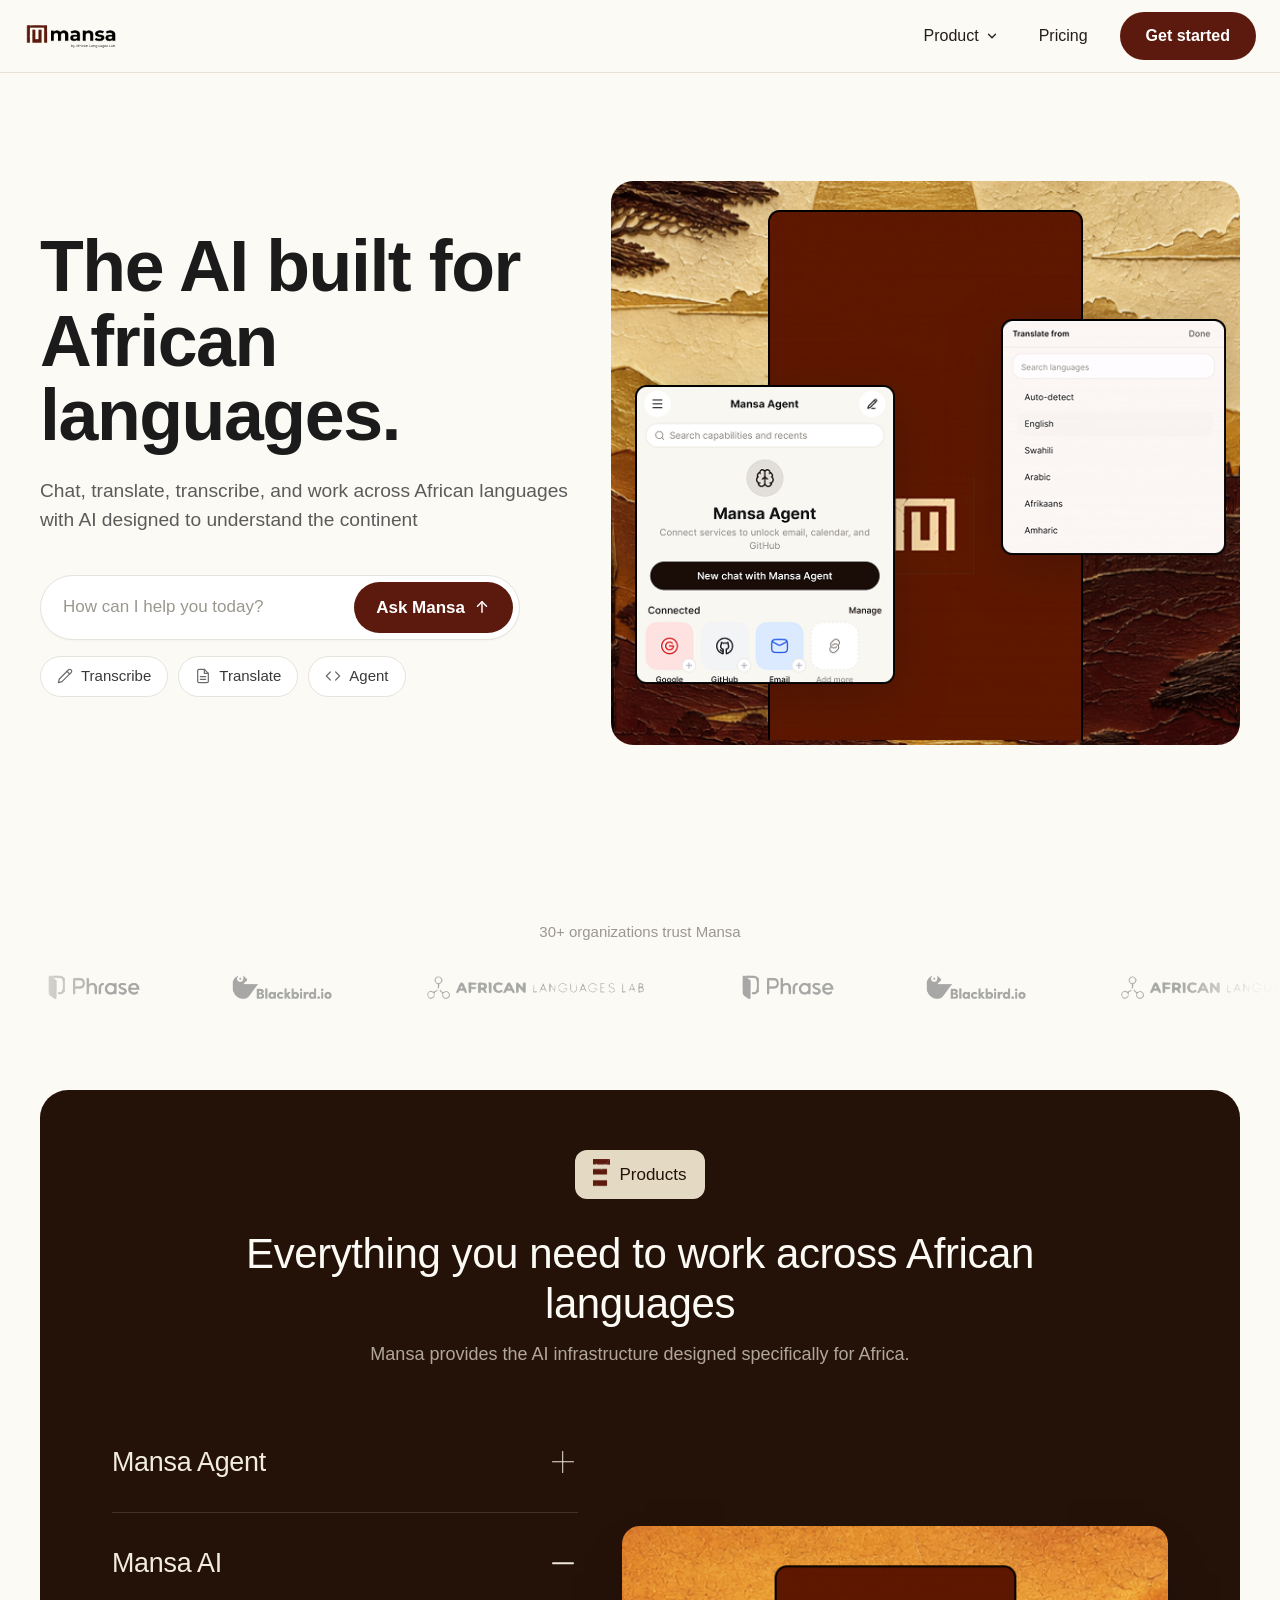
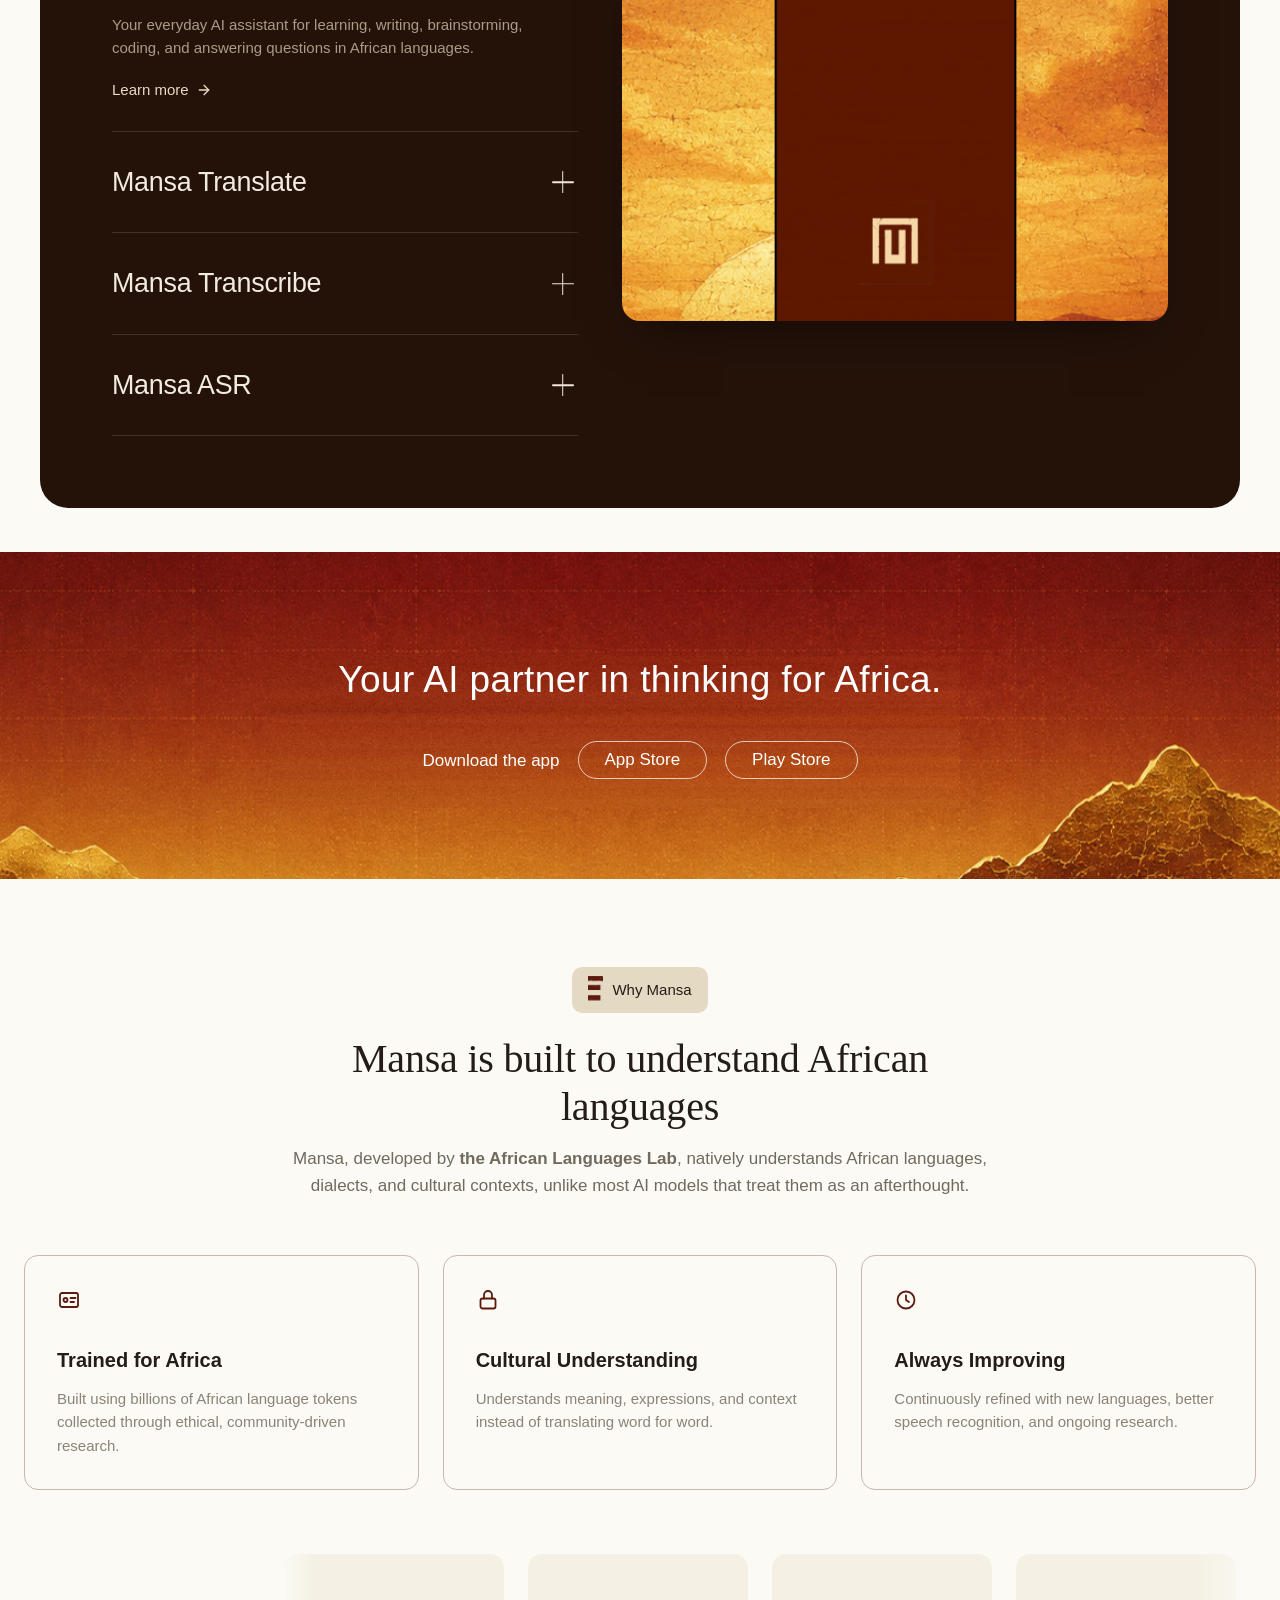
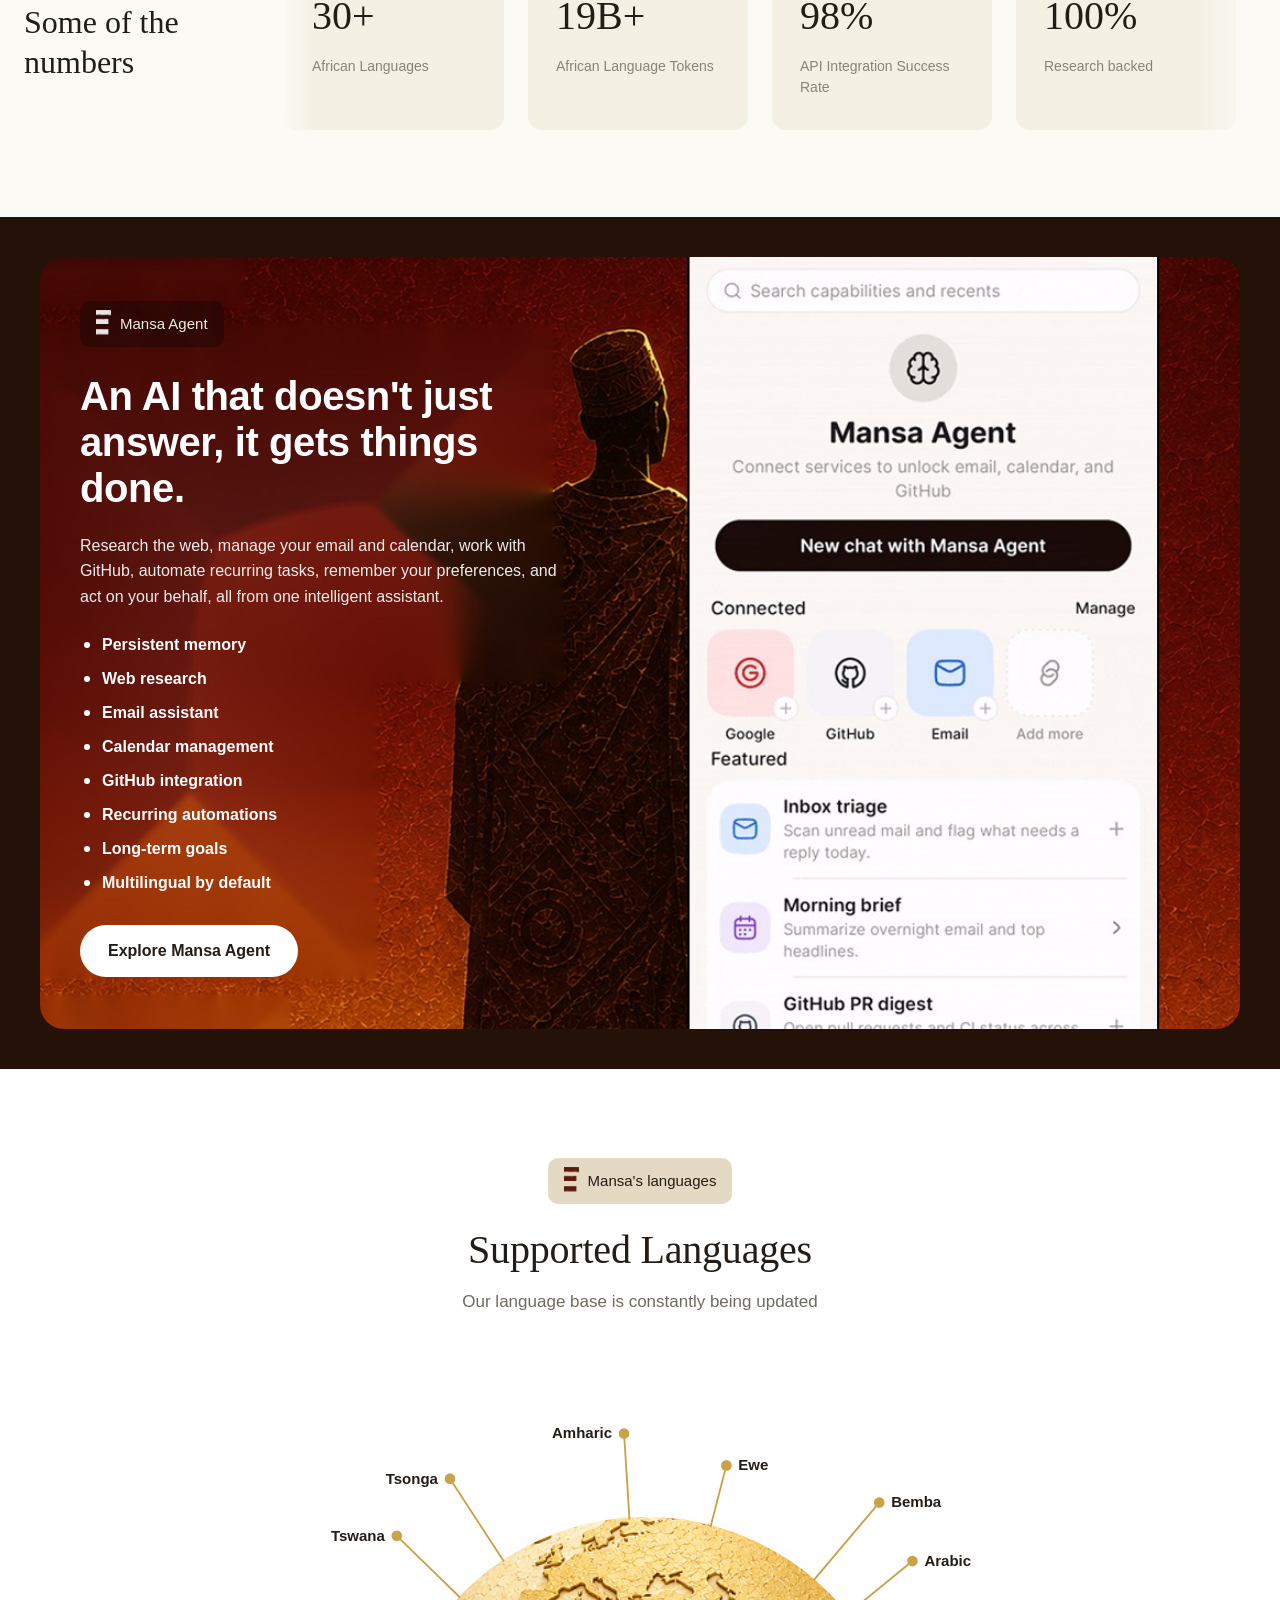
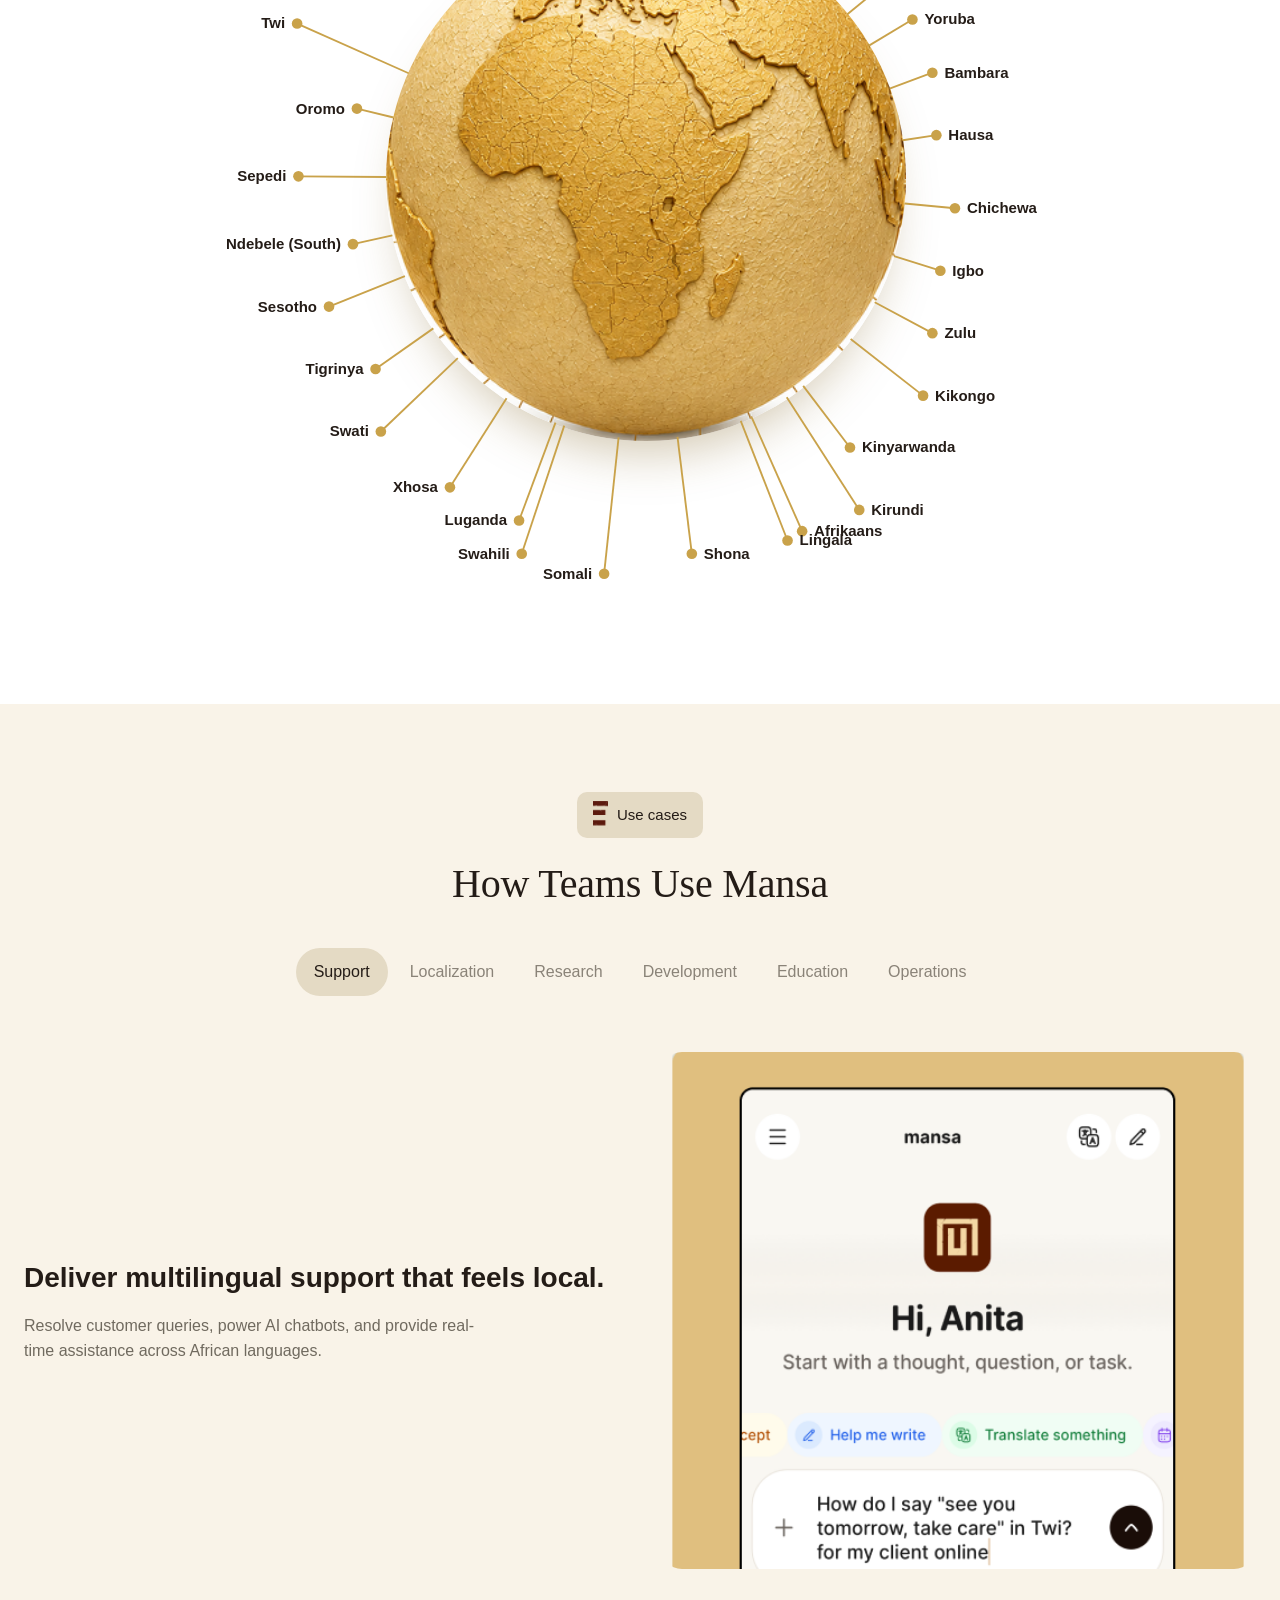
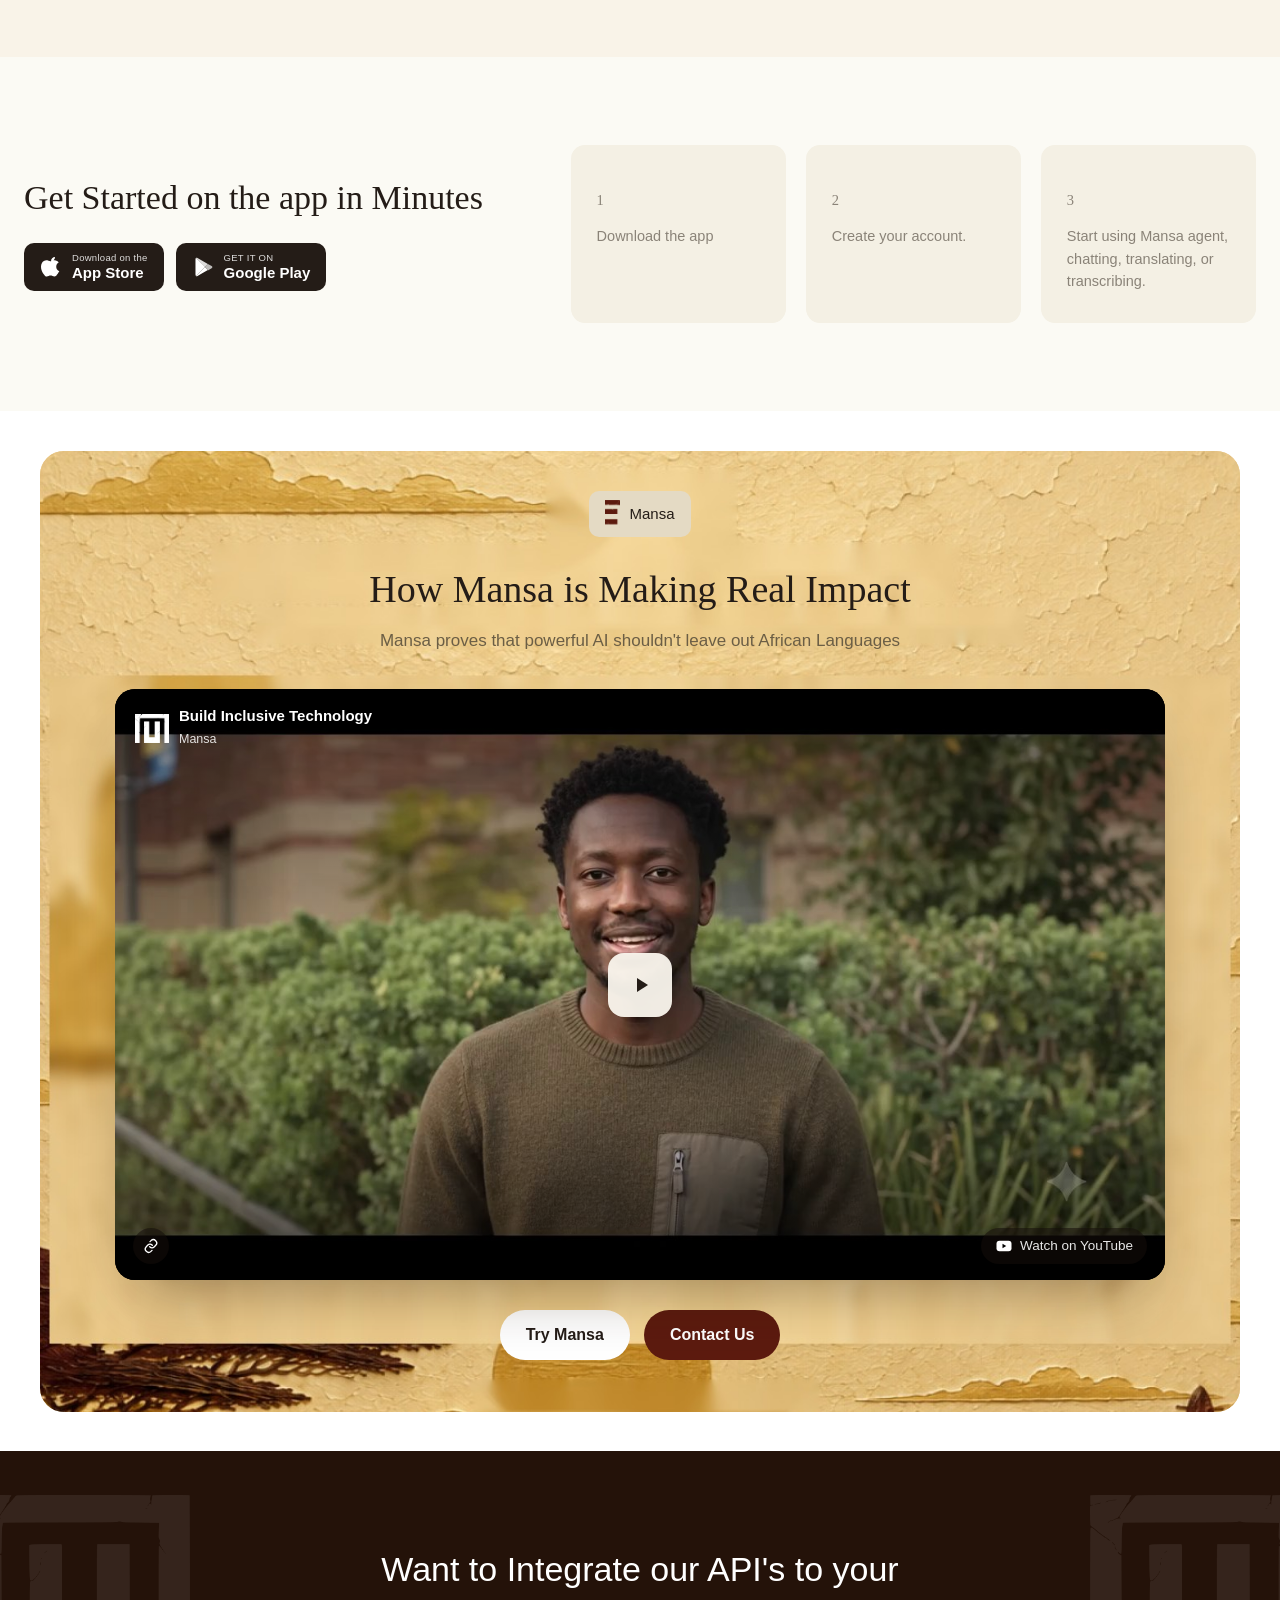
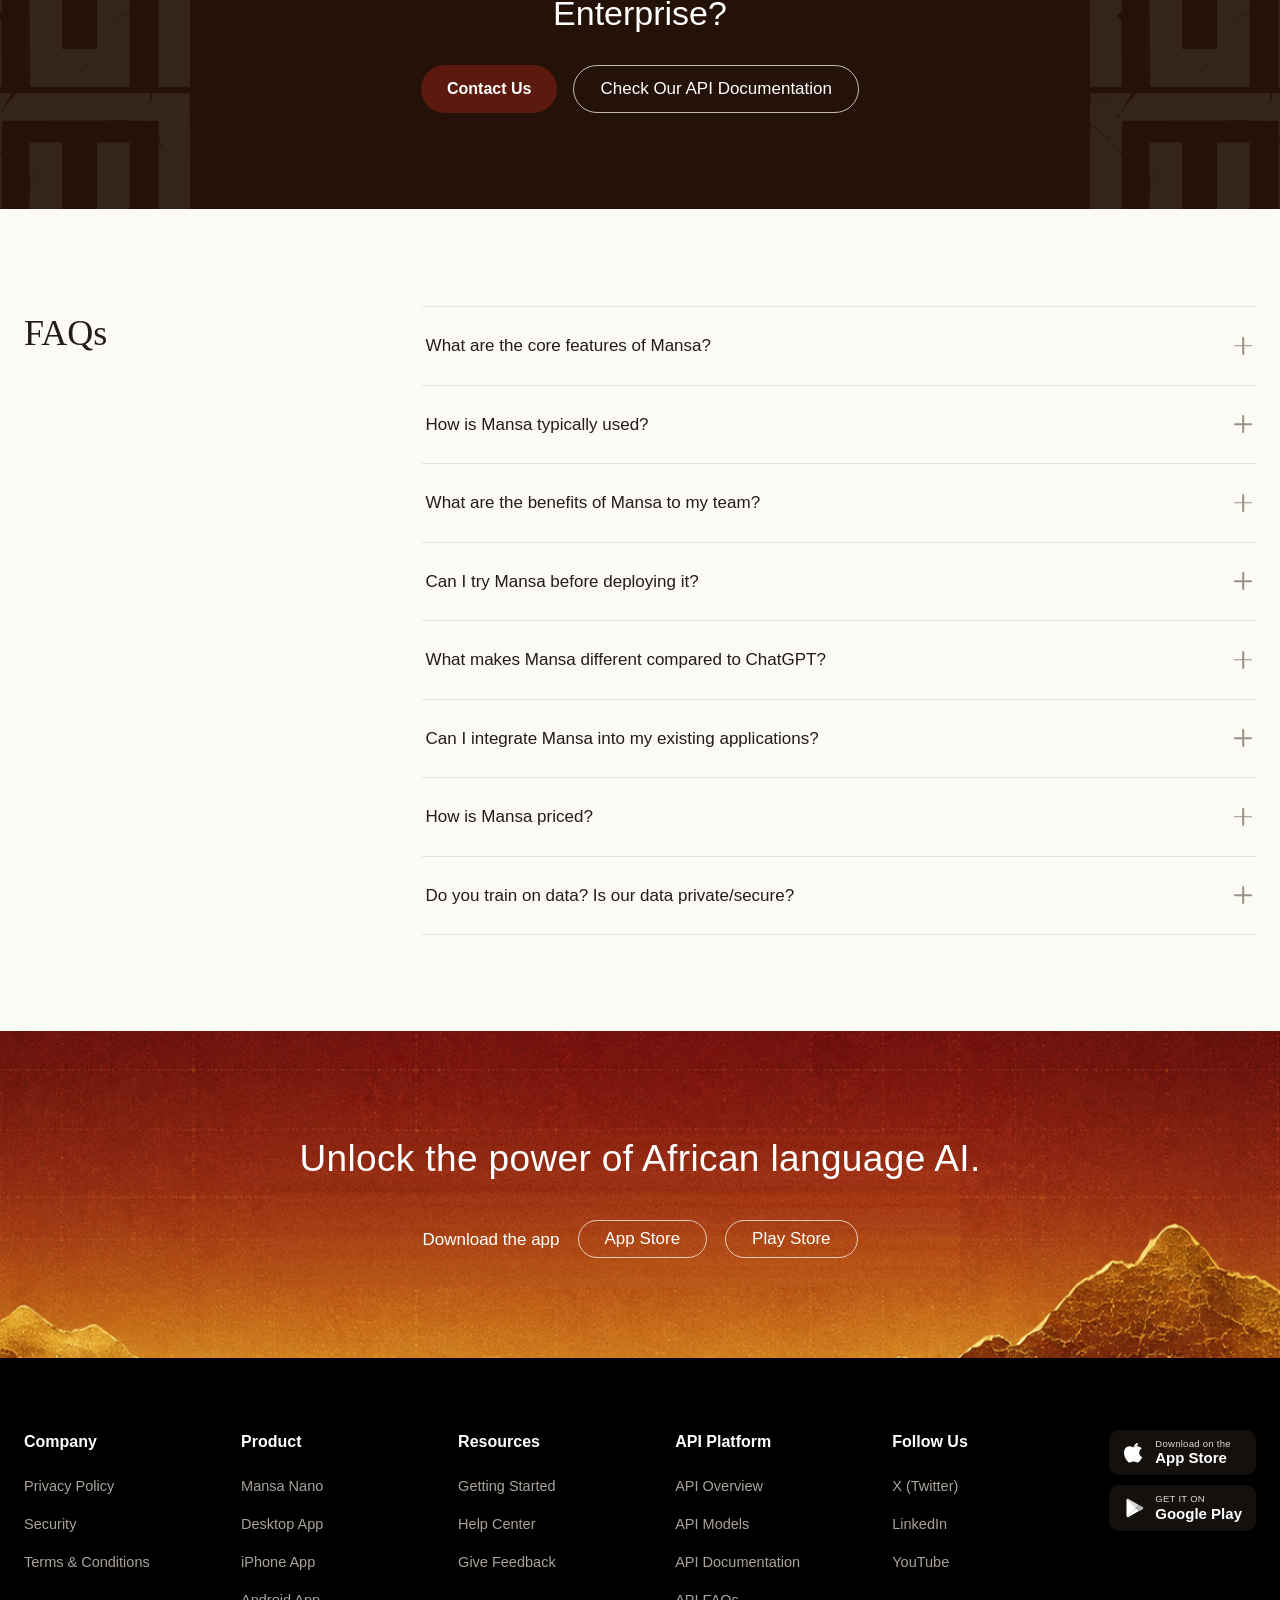
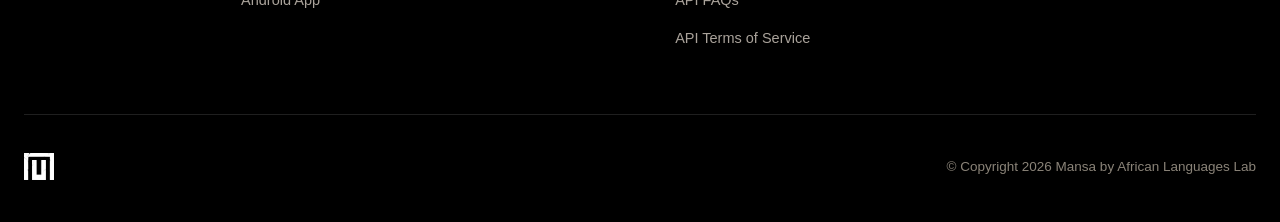
<file: site/index.html>
<!DOCTYPE html>
<html lang="en">
<head>
  <meta charset="UTF-8" />
  <meta name="viewport" content="width=device-width, initial-scale=1.0" />
  <title>Mansa — by African Languages Lab</title>
  <meta name="description" content="Mansa is the AI platform built for African languages — chat, translate, transcribe, and automate work across 30+ languages with AI designed to understand the continent." />
  <link rel="canonical" href="https://african-languages-lab-ai.github.io/mansa-site/" />
  <meta property="og:type" content="website" />
  <meta property="og:site_name" content="Mansa" />
  <meta property="og:title" content="The AI built for African languages" />
  <meta property="og:description" content="Mansa is the AI platform built for African languages — chat, translate, transcribe, and automate work across 30+ languages with AI designed to understand the continent." />
  <meta property="og:url" content="https://african-languages-lab-ai.github.io/mansa-site/" />
  <meta property="og:image" content="https://african-languages-lab-ai.github.io/mansa-site/images/social-card.jpg" />
  <meta property="og:image:secure_url" content="https://african-languages-lab-ai.github.io/mansa-site/images/social-card.jpg" />
  <meta property="og:image:type" content="image/jpeg" />
  <meta property="og:image:width" content="1200" />
  <meta property="og:image:height" content="630" />
  <meta property="og:image:alt" content="Mansa — the AI built for African languages" />
  <meta name="twitter:card" content="summary_large_image" />
  <meta name="twitter:title" content="The AI built for African languages" />
  <meta name="twitter:description" content="Mansa is the AI platform built for African languages — chat, translate, transcribe, and automate work across 30+ languages with AI designed to understand the continent." />
  <meta name="twitter:image" content="https://african-languages-lab-ai.github.io/mansa-site/images/social-card.jpg" />
  <meta name="theme-color" content="#5C1A0E" />
  <link rel="icon" href="favicon.ico" sizes="any" />
  <link rel="icon" type="image/png" href="favicon.png" />
  <link rel="apple-touch-icon" href="apple-touch-icon.png" />
  <!-- Preload the loader logo + inline its critical styles so the loader paints
       instantly on the home page, before the main stylesheet loads (no flash). -->
  <link rel="preload" as="image" href="images/mansa-mark.png" />
  <style>
    #preloader{position:fixed;inset:0;z-index:9999;display:flex;align-items:center;justify-content:center;background:#FBFAF4;transition:opacity .45s cubic-bezier(.4,0,.2,1),visibility .45s cubic-bezier(.4,0,.2,1)}
    #preloader.is-done{opacity:0;visibility:hidden;pointer-events:none}
    #preloader .preloader-inner{display:flex;flex-direction:column;align-items:center}
    #preloader .preloader-logo{width:82px;height:auto;animation:preloader-float 1.5s ease-in-out infinite}
    #preloader .preloader-bar{margin-top:30px;width:200px;height:3px;background:rgba(92,26,14,.14);border-radius:999px;overflow:hidden}
    #preloader .preloader-fill{display:block;height:100%;width:0;background:#5C1A0E;border-radius:999px;animation:preloader-progress 1s linear forwards}
    #preloader .preloader-pct{margin-top:14px;font-size:13px;font-weight:500;letter-spacing:.05em;color:#4A3F38;font-variant-numeric:tabular-nums;font-family:-apple-system,BlinkMacSystemFont,"Segoe UI",Roboto,Helvetica,Arial,sans-serif}
    @keyframes preloader-float{0%,100%{transform:translateY(0)}50%{transform:translateY(-12px)}}
    @keyframes preloader-progress{from{width:0}to{width:100%}}
    @media (prefers-reduced-motion: reduce){#preloader .preloader-logo{animation:none}}
  </style>
  <link rel="stylesheet" href="css/styles.css" />
</head>
<body>
  <!-- Preloader (home page only) -->
  <div class="preloader" id="preloader" role="status" aria-label="Loading">
    <div class="preloader-inner">
      <img class="preloader-logo" src="images/mansa-mark.png" alt="Mansa" />
      <div class="preloader-bar"><span class="preloader-fill"></span></div>
      <p class="preloader-pct">0%</p>
    </div>
  </div>
  <header class="site-header">
    <div class="nav-inner">
      <a class="brand" href="index.html" aria-label="Mansa home">
        <img src="images/logo.png" alt="Mansa — by African Languages Lab" />
      </a>

      <button class="nav-toggle" aria-label="Open menu" aria-expanded="false" aria-controls="primary-nav">
        <span></span><span></span><span></span>
      </button>

      <nav class="primary-nav" id="primary-nav" aria-label="Primary">
        <ul class="nav-list">
          <li class="has-mega">
            <button class="nav-link nav-product" aria-expanded="false" aria-controls="mega-product" aria-haspopup="true">
              Product
              <svg class="chevron" viewBox="0 0 24 24" fill="none" stroke="currentColor" stroke-width="2.2" stroke-linecap="round" stroke-linejoin="round" aria-hidden="true">
                <polyline points="6 9 12 15 18 9"></polyline>
              </svg>
            </button>

            <div class="mega" id="mega-product">
              <div class="mega-inner">
                <a class="product-card" href="mansa-agent.html">
                  <img src="images/mansa-agent.png" alt="Mansa Agent" />
                  <span class="sr-only">Mansa Agent</span>
                </a>
                <a class="product-card" href="mansa-ai.html">
                  <img src="images/mansa-ai.png" alt="Mansa AI" />
                  <span class="sr-only">Mansa AI</span>
                </a>
                <a class="product-card" href="mansa-transcribe.html">
                  <img src="images/mansa-transcribe.png" alt="Mansa Transcribe" />
                  <span class="sr-only">Mansa Transcribe</span>
                </a>
                <a class="product-card" href="mansa-translate.html">
                  <img src="images/mansa-translate.png" alt="Mansa Translate" />
                  <span class="sr-only">Mansa Translate</span>
                </a>
              </div>
            </div>
          </li>

          <li><a class="nav-link" href="pricing.html">Pricing</a></li>

          <li class="nav-cta-item">
            <a class="btn-primary" href="https://mansa-web-six.vercel.app">Get started</a>
          </li>
        </ul>
      </nav>
    </div>
  </header>

  <main>
    <!-- ===== Hero ===== -->
    <section class="hero">
      <div class="hero-inner">
        <div class="hero-copy">
          <h1 class="hero-title">The AI built for<br />African languages.</h1>
          <p class="hero-sub">Chat, translate, transcribe, and work across African languages with AI designed to understand the continent</p>

          <form class="hero-prompt" action="https://mansa-web-six.vercel.app" method="get" role="search">
            <input class="hero-input" type="text" name="q" placeholder="How can I help you today?" aria-label="Ask Mansa a question" />
            <button class="hero-ask" type="submit">
              Ask Mansa
              <svg viewBox="0 0 24 24" fill="none" stroke="currentColor" stroke-width="2" stroke-linecap="round" stroke-linejoin="round" aria-hidden="true">
                <line x1="12" y1="19" x2="12" y2="5"></line>
                <polyline points="6 11 12 5 18 11"></polyline>
              </svg>
            </button>
          </form>

          <div class="hero-chips">
            <a class="chip" href="mansa-transcribe.html">
              <svg viewBox="0 0 24 24" fill="none" stroke="currentColor" stroke-width="1.8" stroke-linecap="round" stroke-linejoin="round" aria-hidden="true">
                <path d="M17 3a2.85 2.83 0 1 1 4 4L7.5 20.5 2 22l1.5-5.5Z"></path>
                <path d="m15 5 4 4"></path>
              </svg>
              Transcribe
            </a>
            <a class="chip" href="mansa-translate.html">
              <svg viewBox="0 0 24 24" fill="none" stroke="currentColor" stroke-width="1.8" stroke-linecap="round" stroke-linejoin="round" aria-hidden="true">
                <path d="M14 2H6a2 2 0 0 0-2 2v16a2 2 0 0 0 2 2h12a2 2 0 0 0 2-2V8Z"></path>
                <polyline points="14 2 14 8 20 8"></polyline>
                <line x1="8" y1="13" x2="16" y2="13"></line>
                <line x1="8" y1="17" x2="16" y2="17"></line>
              </svg>
              Translate
            </a>
            <a class="chip" href="mansa-agent.html">
              <svg viewBox="0 0 24 24" fill="none" stroke="currentColor" stroke-width="1.8" stroke-linecap="round" stroke-linejoin="round" aria-hidden="true">
                <polyline points="16 18 22 12 16 6"></polyline>
                <polyline points="8 6 2 12 8 18"></polyline>
              </svg>
              Agent
            </a>
          </div>
        </div>

        <div class="hero-visual">
          <div class="hero-stage">
            <img class="stage-bg" src="images/hero-bg.png" alt="" aria-hidden="true" data-parallax="0.12" data-parallax-scale="1.12" />
            <img class="stage-phone" src="images/hero-phone.png" alt="" aria-hidden="true" />
            <img class="stage-agent" src="images/hero-agent.png" alt="Mansa Agent app screen" />
            <img class="stage-translate" src="images/hero-translate.png" alt="Translate from language picker" />
          </div>
        </div>
      </div>
    </section>

    <!-- ===== Logo ticker ===== -->
    <section class="ticker" aria-label="Organizations that trust Mansa">
      <p class="ticker-title">30+ organizations trust Mansa</p>
      <div class="ticker-viewport">
        <div class="ticker-track">
          <div class="ticker-group">
            <img src="images/logo-phrase.png" alt="Phrase" />
            <img src="images/logo-blackbird.png" alt="Blackbird.io" />
            <img src="images/logo-african.png" alt="African Languages Lab" />
            <img src="images/logo-phrase.png" alt="Phrase" />
            <img src="images/logo-blackbird.png" alt="Blackbird.io" />
            <img src="images/logo-african.png" alt="African Languages Lab" />
            <img src="images/logo-phrase.png" alt="Phrase" />
            <img src="images/logo-blackbird.png" alt="Blackbird.io" />
            <img src="images/logo-african.png" alt="African Languages Lab" />
            <img src="images/logo-phrase.png" alt="Phrase" />
            <img src="images/logo-blackbird.png" alt="Blackbird.io" />
            <img src="images/logo-african.png" alt="African Languages Lab" />
          </div>
          <div class="ticker-group" aria-hidden="true">
            <img src="images/logo-phrase.png" alt="" />
            <img src="images/logo-blackbird.png" alt="" />
            <img src="images/logo-african.png" alt="" />
            <img src="images/logo-phrase.png" alt="" />
            <img src="images/logo-blackbird.png" alt="" />
            <img src="images/logo-african.png" alt="" />
            <img src="images/logo-phrase.png" alt="" />
            <img src="images/logo-blackbird.png" alt="" />
            <img src="images/logo-african.png" alt="" />
            <img src="images/logo-phrase.png" alt="" />
            <img src="images/logo-blackbird.png" alt="" />
            <img src="images/logo-african.png" alt="" />
          </div>
        </div>
      </div>
    </section>

    <!-- ===== Products ===== -->
    <section class="products">
      <div class="products-panel">
        <div class="products-head">
          <span class="products-badge">
            <img class="badge-ico" src="images/accordion-icon.png" alt="" aria-hidden="true">
            Products
          </span>
          <h2 class="products-title">Everything you need to work across African languages</h2>
          <p class="products-sub">Mansa provides the AI infrastructure designed specifically for Africa.</p>
        </div>

        <div class="products-body">
          <div class="accordion">
            <div class="acc-item">
              <button class="acc-header" aria-expanded="false">
                <span class="acc-title">Mansa Agent</span>
                <span class="acc-icon" aria-hidden="true"></span>
              </button>
              <div class="acc-panel">
                <div class="acc-panel-inner">
                  <p class="acc-desc">An AI agent that connects your email, calendar, and everyday tools to get real work done across African languages.</p>
                  <a class="acc-more" href="mansa-agent.html">Learn more
                    <svg viewBox="0 0 24 24" fill="none" stroke="currentColor" stroke-width="2" stroke-linecap="round" stroke-linejoin="round" aria-hidden="true"><line x1="5" y1="12" x2="19" y2="12"></line><polyline points="12 5 19 12 12 19"></polyline></svg>
                  </a>
                </div>
              </div>
            </div>

            <div class="acc-item is-open">
              <button class="acc-header" aria-expanded="true">
                <span class="acc-title">Mansa AI</span>
                <span class="acc-icon" aria-hidden="true"></span>
              </button>
              <div class="acc-panel">
                <div class="acc-panel-inner">
                  <p class="acc-desc">Your everyday AI assistant for learning, writing, brainstorming, coding, and answering questions in African languages.</p>
                  <a class="acc-more" href="mansa-ai.html">Learn more
                    <svg viewBox="0 0 24 24" fill="none" stroke="currentColor" stroke-width="2" stroke-linecap="round" stroke-linejoin="round" aria-hidden="true"><line x1="5" y1="12" x2="19" y2="12"></line><polyline points="12 5 19 12 12 19"></polyline></svg>
                  </a>
                </div>
              </div>
            </div>

            <div class="acc-item">
              <button class="acc-header" aria-expanded="false">
                <span class="acc-title">Mansa Translate</span>
                <span class="acc-icon" aria-hidden="true"></span>
              </button>
              <div class="acc-panel">
                <div class="acc-panel-inner">
                  <p class="acc-desc">Fast, accurate translation across African languages and beyond, built to preserve meaning, tone, and nuance.</p>
                  <a class="acc-more" href="mansa-translate.html">Learn more
                    <svg viewBox="0 0 24 24" fill="none" stroke="currentColor" stroke-width="2" stroke-linecap="round" stroke-linejoin="round" aria-hidden="true"><line x1="5" y1="12" x2="19" y2="12"></line><polyline points="12 5 19 12 12 19"></polyline></svg>
                  </a>
                </div>
              </div>
            </div>

            <div class="acc-item">
              <button class="acc-header" aria-expanded="false">
                <span class="acc-title">Mansa Transcribe</span>
                <span class="acc-icon" aria-hidden="true"></span>
              </button>
              <div class="acc-panel">
                <div class="acc-panel-inner">
                  <p class="acc-desc">Turn speech into clean, accurate text across African languages, dialects, and accents.</p>
                  <a class="acc-more" href="mansa-transcribe.html">Learn more
                    <svg viewBox="0 0 24 24" fill="none" stroke="currentColor" stroke-width="2" stroke-linecap="round" stroke-linejoin="round" aria-hidden="true"><line x1="5" y1="12" x2="19" y2="12"></line><polyline points="12 5 19 12 12 19"></polyline></svg>
                  </a>
                </div>
              </div>
            </div>

            <div class="acc-item">
              <button class="acc-header" aria-expanded="false">
                <span class="acc-title">Mansa ASR</span>
                <span class="acc-icon" aria-hidden="true"></span>
              </button>
              <div class="acc-panel">
                <div class="acc-panel-inner">
                  <p class="acc-desc">Speech recognition tuned for African languages, powering voice interfaces and real-time captioning.</p>
                  <a class="acc-more" href="#">Learn more
                    <svg viewBox="0 0 24 24" fill="none" stroke="currentColor" stroke-width="2" stroke-linecap="round" stroke-linejoin="round" aria-hidden="true"><line x1="5" y1="12" x2="19" y2="12"></line><polyline points="12 5 19 12 12 19"></polyline></svg>
                  </a>
                </div>
              </div>
            </div>
          </div>

          <div class="products-visual">
            <img src="images/products-visual.png" alt="Mansa app on an African landscape" data-parallax="0.12" data-parallax-scale="1.15" />
          </div>
        </div>
      </div>
    </section>

    <!-- ===== CTA ===== -->
    <section class="cta">
      <img class="cta-bg-img" src="images/cta-bg.png" alt="" aria-hidden="true" data-parallax="0.15" data-parallax-scale="1.1" />
      <div class="cta-inner">
        <h2 class="cta-title">Your AI partner in thinking for Africa.</h2>
        <div class="cta-actions">
          <span class="cta-label">Download the app</span>
          <a class="cta-btn" href="https://mansa-web-six.vercel.app">App Store</a>
          <a class="cta-btn" href="https://mansa-web-six.vercel.app">Play Store</a>
        </div>
      </div>
    </section>

    <!-- ===== Why Mansa ===== -->
    <section class="why-mansa">
      <div class="why-mansa-inner">
        <div class="section-head">
          <span class="badge-chip">
            <img src="images/accordion-icon.png" alt="" aria-hidden="true">
            Why Mansa
          </span>
          <h2 class="section-title">Mansa is built to understand African languages</h2>
          <p class="section-sub">Mansa, developed by <strong>the African Languages Lab</strong>, natively understands African languages, dialects, and cultural contexts, unlike most AI models that treat them as an afterthought.</p>
        </div>

        <div class="why-cards">
          <div class="why-card">
            <svg viewBox="0 0 24 24" fill="none" stroke="currentColor" stroke-width="1.8" stroke-linecap="round" stroke-linejoin="round" aria-hidden="true">
              <rect x="3" y="5" width="18" height="14" rx="2"></rect>
              <circle cx="8.5" cy="12" r="2"></circle>
              <path d="M13.5 10h5M13.5 14h3.5"></path>
            </svg>
            <h3>Trained for Africa</h3>
            <p>Built using billions of African language tokens collected through ethical, community-driven research.</p>
          </div>
          <div class="why-card">
            <svg viewBox="0 0 24 24" fill="none" stroke="currentColor" stroke-width="1.8" stroke-linecap="round" stroke-linejoin="round" aria-hidden="true">
              <rect x="4.5" y="10.5" width="15" height="10" rx="2"></rect>
              <path d="M8 10.5V7a4 4 0 0 1 8 0v3.5"></path>
            </svg>
            <h3>Cultural Understanding</h3>
            <p>Understands meaning, expressions, and context instead of translating word for word.</p>
          </div>
          <div class="why-card">
            <svg viewBox="0 0 24 24" fill="none" stroke="currentColor" stroke-width="1.8" stroke-linecap="round" stroke-linejoin="round" aria-hidden="true">
              <circle cx="12" cy="12" r="8.5"></circle>
              <path d="M12 7.5V12l3 2"></path>
            </svg>
            <h3>Always Improving</h3>
            <p>Continuously refined with new languages, better speech recognition, and ongoing research.</p>
          </div>
        </div>

        <div class="numbers-row">
          <h3 class="numbers-heading">Some of the numbers</h3>
          <div class="numbers-viewport">
            <div class="numbers-track" id="numbers-track">
              <div class="numbers-group">
                <div class="stat-card"><p class="stat-num">30+</p><p class="stat-label">African Languages</p></div>
                <div class="stat-card"><p class="stat-num">19B+</p><p class="stat-label">African Language Tokens</p></div>
                <div class="stat-card"><p class="stat-num">98%</p><p class="stat-label">API Integration Success Rate</p></div>
                <div class="stat-card"><p class="stat-num">100%</p><p class="stat-label">Research backed</p></div>
              </div>
              <div class="numbers-group" aria-hidden="true">
                <div class="stat-card"><p class="stat-num">30+</p><p class="stat-label">African Languages</p></div>
                <div class="stat-card"><p class="stat-num">19B+</p><p class="stat-label">African Language Tokens</p></div>
                <div class="stat-card"><p class="stat-num">98%</p><p class="stat-label">API Integration Success Rate</p></div>
                <div class="stat-card"><p class="stat-num">100%</p><p class="stat-label">Research backed</p></div>
              </div>
            </div>
          </div>
        </div>
      </div>
    </section>

    <!-- ===== Mansa Agent spotlight ===== -->
    <section class="agent-spotlight">
      <div class="agent-panel">
        <img class="agent-bg-img" src="images/agent-bg.jpg" alt="" aria-hidden="true" data-parallax="0.1" data-parallax-scale="1.1" />
        <div class="agent-copy">
          <span class="agent-badge">
            <img class="agent-badge-icon" src="images/accordion-icon.png" alt="" aria-hidden="true">
            Mansa Agent
          </span>
          <h2 class="agent-title">An AI that doesn't just answer, it gets things done.</h2>
          <p class="agent-desc">Research the web, manage your email and calendar, work with GitHub, automate recurring tasks, remember your preferences, and act on your behalf, all from one intelligent assistant.</p>
          <ul class="agent-list">
            <li>Persistent memory</li>
            <li>Web research</li>
            <li>Email assistant</li>
            <li>Calendar management</li>
            <li>GitHub integration</li>
            <li>Recurring automations</li>
            <li>Long-term goals</li>
            <li>Multilingual by default</li>
          </ul>
          <a class="agent-btn" href="mansa-agent.html">Explore Mansa Agent</a>
        </div>
      </div>
    </section>

    <!-- ===== Supported Languages ===== -->
    <section class="languages">
      <div class="section-head">
        <span class="badge-chip">
          <img src="images/accordion-icon.png" alt="" aria-hidden="true">
          Mansa's languages
        </span>
        <h2 class="section-title">Supported Languages</h2>
        <p class="section-sub">Our language base is constantly being updated</p>
      </div>

      <div class="globe-stage" id="globe-stage">
        <img class="globe-img" src="images/globe.png" alt="Globe centered on Africa" />
        <svg class="globe-lines" viewBox="260 260 760 630" preserveAspectRatio="none" aria-hidden="true">
          <line class="lang-line" data-lang="amharic" x1="632.1" y1="365.9" x2="628" y2="301"></line>
          <circle class="lang-dot-svg" data-lang="amharic" cx="628" cy="301" r="4"></circle>
          <line class="lang-line" data-lang="ewe" x1="693.0" y1="371.6" x2="705" y2="325"></line>
          <circle class="lang-dot-svg" data-lang="ewe" cx="705" cy="325" r="4"></circle>
          <line class="lang-line" data-lang="tsonga" x1="537.6" y1="397.3" x2="497" y2="335"></line>
          <circle class="lang-dot-svg" data-lang="tsonga" cx="497" cy="335" r="4"></circle>
          <line class="lang-line" data-lang="bemba" x1="770.6" y1="411.6" x2="820" y2="353"></line>
          <circle class="lang-dot-svg" data-lang="bemba" cx="820" cy="353" r="4"></circle>
          <line class="lang-line" data-lang="tswana" x1="504.6" y1="424.4" x2="457" y2="378"></line>
          <circle class="lang-dot-svg" data-lang="tswana" cx="457" cy="378" r="4"></circle>
          <line class="lang-line" data-lang="arabic" x1="795.8" y1="437.2" x2="845" y2="397"></line>
          <circle class="lang-dot-svg" data-lang="arabic" cx="845" cy="397" r="4"></circle>
          <line class="lang-line" data-lang="twi" x1="465.9" y1="481.4" x2="382" y2="444"></line>
          <circle class="lang-dot-svg" data-lang="twi" cx="382" cy="444" r="4"></circle>
          <line class="lang-line" data-lang="yoruba" x1="812.3" y1="460.6" x2="845" y2="441"></line>
          <circle class="lang-dot-svg" data-lang="yoruba" cx="845" cy="441" r="4"></circle>
          <line class="lang-line" data-lang="oromo" x1="454.6" y1="514.7" x2="427" y2="508"></line>
          <circle class="lang-dot-svg" data-lang="oromo" cx="427" cy="508" r="4"></circle>
          <line class="lang-line" data-lang="bambara" x1="827.8" y1="493.0" x2="860" y2="481"></line>
          <circle class="lang-dot-svg" data-lang="bambara" cx="860" cy="481" r="4"></circle>
          <line class="lang-line" data-lang="sepedi" x1="449.0" y1="559.5" x2="383" y2="559"></line>
          <circle class="lang-dot-svg" data-lang="sepedi" cx="383" cy="559" r="4"></circle>
          <line class="lang-line" data-lang="hausa" x1="837.8" y1="531.8" x2="863" y2="528"></line>
          <circle class="lang-dot-svg" data-lang="hausa" cx="863" cy="528" r="4"></circle>
          <line class="lang-line" data-lang="ndebele-south" x1="453.7" y1="603.4" x2="424" y2="610"></line>
          <circle class="lang-dot-svg" data-lang="ndebele-south" cx="424" cy="610" r="4"></circle>
          <line class="lang-line" data-lang="chichewa" x1="839.1" y1="579.4" x2="877" y2="583"></line>
          <circle class="lang-dot-svg" data-lang="chichewa" cx="877" cy="583" r="4"></circle>
          <line class="lang-line" data-lang="sesotho" x1="463.1" y1="634.0" x2="406" y2="657"></line>
          <circle class="lang-dot-svg" data-lang="sesotho" cx="406" cy="657" r="4"></circle>
          <line class="lang-line" data-lang="igbo" x1="831.2" y1="619.1" x2="866" y2="630"></line>
          <circle class="lang-dot-svg" data-lang="igbo" cx="866" cy="630" r="4"></circle>
          <line class="lang-line" data-lang="tigrinya" x1="484.5" y1="673.4" x2="441" y2="704"></line>
          <circle class="lang-dot-svg" data-lang="tigrinya" cx="441" cy="704" r="4"></circle>
          <line class="lang-line" data-lang="zulu" x1="816.6" y1="653.7" x2="860" y2="677"></line>
          <circle class="lang-dot-svg" data-lang="zulu" cx="860" cy="677" r="4"></circle>
          <line class="lang-line" data-lang="swati" x1="502.9" y1="695.8" x2="445" y2="751"></line>
          <circle class="lang-dot-svg" data-lang="swati" cx="445" cy="751" r="4"></circle>
          <line class="lang-line" data-lang="kikongo" x1="798.5" y1="681.4" x2="853" y2="724"></line>
          <circle class="lang-dot-svg" data-lang="kikongo" cx="853" cy="724" r="4"></circle>
          <line class="lang-line" data-lang="xhosa" x1="539.6" y1="726.0" x2="497" y2="793"></line>
          <circle class="lang-dot-svg" data-lang="xhosa" cx="497" cy="793" r="4"></circle>
          <line class="lang-line" data-lang="kinyarwanda" x1="762.8" y1="716.7" x2="798" y2="763"></line>
          <circle class="lang-dot-svg" data-lang="kinyarwanda" cx="798" cy="763" r="4"></circle>
          <line class="lang-line" data-lang="luganda" x1="576.4" y1="744.3" x2="549" y2="818"></line>
          <circle class="lang-dot-svg" data-lang="luganda" cx="549" cy="818" r="4"></circle>
          <line class="lang-line" data-lang="kirundi" x1="750.4" y1="725.3" x2="805" y2="810"></line>
          <circle class="lang-dot-svg" data-lang="kirundi" cx="805" cy="810" r="4"></circle>
          <line class="lang-line" data-lang="swahili" x1="583.0" y1="746.6" x2="551" y2="843"></line>
          <circle class="lang-dot-svg" data-lang="swahili" cx="551" cy="843" r="4"></circle>
          <line class="lang-line" data-lang="afrikaans" x1="723.7" y1="739.7" x2="762" y2="826"></line>
          <circle class="lang-dot-svg" data-lang="afrikaans" cx="762" cy="826" r="4"></circle>
          <line class="lang-line" data-lang="somali" x1="623.9" y1="755.4" x2="613" y2="858"></line>
          <circle class="lang-dot-svg" data-lang="somali" cx="613" cy="858" r="4"></circle>
          <line class="lang-line" data-lang="shona" x1="668.2" y1="755.1" x2="679" y2="843"></line>
          <circle class="lang-dot-svg" data-lang="shona" cx="679" cy="843" r="4"></circle>
          <line class="lang-line" data-lang="lingala" x1="715.8" y1="743.0" x2="751" y2="833"></line>
          <circle class="lang-dot-svg" data-lang="lingala" cx="751" cy="833" r="4"></circle>
        </svg>
        <div class="lang-labels">
          <button type="button" class="lang-item left" data-lang="amharic" style="left:48.42%;top:6.51%">Amharic</button>
          <button type="button" class="lang-item right" data-lang="ewe" style="left:58.55%;top:10.32%">Ewe</button>
          <button type="button" class="lang-item left" data-lang="tsonga" style="left:31.18%;top:11.90%">Tsonga</button>
          <button type="button" class="lang-item right" data-lang="bemba" style="left:73.68%;top:14.76%">Bemba</button>
          <button type="button" class="lang-item left" data-lang="tswana" style="left:25.92%;top:18.73%">Tswana</button>
          <button type="button" class="lang-item right" data-lang="arabic" style="left:76.97%;top:21.75%">Arabic</button>
          <button type="button" class="lang-item left" data-lang="twi" style="left:16.05%;top:29.21%">Twi</button>
          <button type="button" class="lang-item right" data-lang="yoruba" style="left:76.97%;top:28.73%">Yoruba</button>
          <button type="button" class="lang-item left" data-lang="oromo" style="left:21.97%;top:39.37%">Oromo</button>
          <button type="button" class="lang-item right" data-lang="bambara" style="left:78.95%;top:35.08%">Bambara</button>
          <button type="button" class="lang-item left" data-lang="sepedi" style="left:16.18%;top:47.46%">Sepedi</button>
          <button type="button" class="lang-item right" data-lang="hausa" style="left:79.34%;top:42.54%">Hausa</button>
          <button type="button" class="lang-item left" data-lang="ndebele-south" style="left:21.58%;top:55.56%">Ndebele (South)</button>
          <button type="button" class="lang-item right" data-lang="chichewa" style="left:81.18%;top:51.27%">Chichewa</button>
          <button type="button" class="lang-item left" data-lang="sesotho" style="left:19.21%;top:63.02%">Sesotho</button>
          <button type="button" class="lang-item right" data-lang="igbo" style="left:79.74%;top:58.73%">Igbo</button>
          <button type="button" class="lang-item left" data-lang="tigrinya" style="left:23.82%;top:70.48%">Tigrinya</button>
          <button type="button" class="lang-item right" data-lang="zulu" style="left:78.95%;top:66.19%">Zulu</button>
          <button type="button" class="lang-item left" data-lang="swati" style="left:24.34%;top:77.94%">Swati</button>
          <button type="button" class="lang-item right" data-lang="kikongo" style="left:78.03%;top:73.65%">Kikongo</button>
          <button type="button" class="lang-item left" data-lang="xhosa" style="left:31.18%;top:84.60%">Xhosa</button>
          <button type="button" class="lang-item right" data-lang="kinyarwanda" style="left:70.79%;top:79.84%">Kinyarwanda</button>
          <button type="button" class="lang-item left" data-lang="luganda" style="left:38.03%;top:88.57%">Luganda</button>
          <button type="button" class="lang-item right" data-lang="kirundi" style="left:71.71%;top:87.30%">Kirundi</button>
          <button type="button" class="lang-item left" data-lang="swahili" style="left:38.29%;top:92.54%">Swahili</button>
          <button type="button" class="lang-item right" data-lang="afrikaans" style="left:66.05%;top:89.84%">Afrikaans</button>
          <button type="button" class="lang-item left" data-lang="somali" style="left:46.45%;top:94.92%">Somali</button>
          <button type="button" class="lang-item right" data-lang="shona" style="left:55.13%;top:92.54%">Shona</button>
          <button type="button" class="lang-item right" data-lang="lingala" style="left:64.61%;top:90.95%">Lingala</button>
        </div>

        <div class="lang-desc" id="lang-desc" aria-live="polite">
          <span class="lang-desc-name" id="lang-desc-name"></span>
          <span class="lang-desc-text" id="lang-desc-text"></span>
        </div>
      </div>
    </section>

    <!-- ===== How Teams Use Mansa ===== -->
    <section class="usecases">
      <div class="usecases-inner">
        <div class="section-head">
          <span class="badge-chip">
            <img src="images/accordion-icon.png" alt="" aria-hidden="true">
            Use cases
          </span>
          <h2 class="section-title">How Teams Use Mansa</h2>
        </div>

        <div class="usecases-tabs" id="usecases-tabs">
          <button type="button" class="uc-tab is-active" data-tab="support">Support</button>
          <button type="button" class="uc-tab" data-tab="localization">Localization</button>
          <button type="button" class="uc-tab" data-tab="research">Research</button>
          <button type="button" class="uc-tab" data-tab="development">Development</button>
          <button type="button" class="uc-tab" data-tab="education">Education</button>
          <button type="button" class="uc-tab" data-tab="operations">Operations</button>
        </div>

        <div class="usecases-body">
          <div class="uc-copy">
            <h3 class="uc-copy-title" id="uc-title">Deliver multilingual support that feels local.</h3>
            <p class="uc-copy-desc" id="uc-desc">Resolve customer queries, power AI chatbots, and provide real-time assistance across African languages.</p>
          </div>
          <div class="usecases-visual">
            <img src="images/usecases-support.png" alt="Mansa AI chat screen" data-parallax="0.1" data-parallax-scale="1.12" />
          </div>
        </div>
      </div>
    </section>

    <!-- ===== Get started (app steps) ===== -->
    <section class="get-started-steps">
      <div class="gs-inner">
        <div class="gs-copy">
          <h2 class="gs-title">Get Started on the app in Minutes</h2>
          <div class="gs-stores">
            <a class="store-badge" href="https://mansa-web-six.vercel.app">
              <svg viewBox="0 0 24 24" fill="currentColor" aria-hidden="true"><path d="M16.365 1.43c0 1.14-.437 2.086-1.312 2.837-.874.75-1.87 1.14-2.986 1.17-.083-1.05.32-2.02 1.208-2.91.874-.87 1.883-1.34 3.028-1.41.03.1.06.2.062.313zM20.6 17.24c-.36.83-.78 1.58-1.26 2.25-.66.92-1.2 1.56-1.62 1.92-.66.6-1.36.9-2.1.92-.54.02-1.19-.15-1.95-.5-.76-.35-1.46-.5-2.1-.5-.67 0-1.4.15-2.18.5-.79.35-1.42.53-1.9.55-.72.03-1.44-.28-2.14-.94-.46-.39-1.03-1.06-1.71-2.01-.73-1.02-1.33-2.2-1.8-3.55-.5-1.45-.75-2.85-.75-4.21 0-1.56.34-2.9 1.02-4.02.53-.9 1.24-1.62 2.12-2.14.88-.53 1.83-.8 2.85-.82.57 0 1.32.18 2.26.53.94.35 1.54.53 1.8.53.2 0 .87-.2 2-.62 1.07-.38 1.98-.54 2.72-.48 2.01.16 3.53.96 4.53 2.4-1.8 1.09-2.69 2.62-2.67 4.58.02 1.53.57 2.8 1.65 3.8.5.46 1.05.82 1.66 1.07-.13.4-.28.79-.44 1.17z"></path></svg>
              <span class="store-text"><span class="store-eyebrow">Download on the</span><span class="store-name">App Store</span></span>
            </a>
            <a class="store-badge" href="https://mansa-web-six.vercel.app">
              <svg viewBox="0 0 24 24" fill="currentColor" aria-hidden="true"><path d="M4.3 2.3c-.3.3-.5.8-.5 1.4v16.6c0 .6.2 1.1.5 1.4l.1.1L14 12v-.2L4.4 2.2l-.1.1z"></path><path d="M17.3 15.3 14 12l3.3-3.3 4.1 2.3c1.1.6 1.1 1.7 0 2.4l-4.1 2.3z" opacity=".7"></path><path d="M17.3 15.3 14 12 4.3 21.7c.4.4 1 .4 1.7 0l11.3-6.4z"></path><path d="M17.3 8.7 6 2.3c-.7-.4-1.3-.4-1.7 0L14 12l3.3-3.3z" opacity=".85"></path></svg>
              <span class="store-text"><span class="store-eyebrow">GET IT ON</span><span class="store-name">Google Play</span></span>
            </a>
          </div>
        </div>

        <div class="gs-steps">
          <div class="gs-step">
            <p class="gs-step-num">1</p>
            <p>Download the app</p>
          </div>
          <div class="gs-step">
            <p class="gs-step-num">2</p>
            <p>Create your account.</p>
          </div>
          <div class="gs-step">
            <p class="gs-step-num">3</p>
            <p>Start using Mansa agent, chatting, translating, or transcribing.</p>
          </div>
        </div>
      </div>
    </section>

    <!-- ===== Impact video ===== -->
    <section class="impact">
      <div class="impact-panel">
        <img class="impact-bg-img" src="images/impact-bg.jpg" alt="" aria-hidden="true" data-parallax="0.1" data-parallax-scale="1.08" />
        <div class="impact-content">
          <span class="badge-chip">
            <img src="images/accordion-icon.png" alt="" aria-hidden="true">
            Mansa
          </span>
          <h2 class="impact-title">How Mansa is Making Real Impact</h2>
          <p class="impact-sub">Mansa proves that powerful AI shouldn't leave out African Languages</p>

          <div class="video-card" id="impact-video-card">
            <video id="impact-video" src="video/impact.mp4" poster="images/impact-video-poster.jpg" autoplay muted loop playsinline preload="auto"></video>
            <div class="video-scrim-top" aria-hidden="true"></div>
            <div class="video-scrim-bottom" aria-hidden="true"></div>

            <div class="video-brand">
              <span class="video-brand-mark">
                <img src="images/mansa-mark-white.png" alt="" aria-hidden="true">
              </span>
              <span>
                <span class="video-brand-name" style="display:block;">Build Inclusive Technology</span>
                <span class="video-brand-sub">Mansa</span>
              </span>
            </div>

            <button type="button" class="video-play" id="impact-video-toggle" aria-label="Pause video">
              <svg class="icon-play" viewBox="0 0 24 24" fill="currentColor" aria-hidden="true"><path d="M8 5v14l11-7z"></path></svg>
              <svg class="icon-pause" viewBox="0 0 24 24" fill="currentColor" aria-hidden="true"><rect x="6" y="5" width="4" height="14" rx="1"></rect><rect x="14" y="5" width="4" height="14" rx="1"></rect></svg>
            </button>

            <span class="video-link" aria-hidden="true">
              <svg viewBox="0 0 24 24" fill="none" stroke="currentColor" stroke-width="2" stroke-linecap="round" stroke-linejoin="round"><path d="M10 13a5 5 0 0 0 7.07 0l2-2a5 5 0 0 0-7.07-7.07l-1.5 1.5"></path><path d="M14 11a5 5 0 0 0-7.07 0l-2 2a5 5 0 0 0 7.07 7.07l1.5-1.5"></path></svg>
            </span>
            <a class="video-youtube" href="#">
              <svg viewBox="0 0 24 24" fill="currentColor" aria-hidden="true"><rect x="2" y="5" width="20" height="14" rx="4"></rect><path d="M10 9v6l5-3z" fill="#000"></path></svg>
              <span>Watch on YouTube</span>
            </a>
          </div>

          <div class="impact-actions">
            <a class="impact-btn-light" href="https://mansa-web-six.vercel.app">Try Mansa</a>
            <a class="btn-primary" href="get-started.html">Contact Us</a>
          </div>
        </div>
      </div>
    </section>

    <!-- ===== API integration CTA ===== -->
    <section class="api-cta">
      <span class="api-cta-mark tl" aria-hidden="true" data-parallax="0.08" data-parallax-scale="1">
        <img src="images/mansa-mark-white.png" alt="">
      </span>
      <span class="api-cta-mark tr" aria-hidden="true" data-parallax="0.12" data-parallax-scale="1">
        <img src="images/mansa-mark-white.png" alt="">
      </span>
      <span class="api-cta-mark bl" aria-hidden="true" data-parallax="0.14" data-parallax-scale="1">
        <img src="images/mansa-mark-white.png" alt="">
      </span>
      <span class="api-cta-mark br" aria-hidden="true" data-parallax="0.1" data-parallax-scale="1">
        <img src="images/mansa-mark-white.png" alt="">
      </span>
      <h2 class="api-cta-title">Want to Integrate our API's to your Enterprise?</h2>
      <div class="api-cta-actions">
        <a class="btn-primary" href="get-started.html">Contact Us</a>
        <a class="cta-btn" href="#" style="color:#fff; border-color: rgba(255,255,255,.7);">Check Our API Documentation</a>
      </div>
    </section>

    <!-- ===== FAQs ===== -->
    <section class="faqs">
      <div class="faqs-inner">
        <h2 class="faqs-heading">FAQs</h2>
        <div class="faq-list" id="faq-list">
          <div class="faq-item">
            <button class="faq-q" aria-expanded="false">
              What are the core features of Mansa?              <span class="faq-icon" aria-hidden="true"></span>
            </button>
            <div class="faq-a"><div class="faq-a-inner"><p>Mansa gives you chat, translation, transcription, and speech recognition built specifically for African languages, plus Mansa Agent, which can research, manage email and calendar, and automate everyday tasks.</p></div></div>
          </div>
          <div class="faq-item">
            <button class="faq-q" aria-expanded="false">
              How is Mansa typically used?              <span class="faq-icon" aria-hidden="true"></span>
            </button>
            <div class="faq-a"><div class="faq-a-inner"><p>Teams use Mansa to chat and get answers in African languages, translate and transcribe content, and connect Mansa Agent to tools like email, calendar, and GitHub to get work done automatically.</p></div></div>
          </div>
          <div class="faq-item">
            <button class="faq-q" aria-expanded="false">
              What are the benefits of Mansa to my team?              <span class="faq-icon" aria-hidden="true"></span>
            </button>
            <div class="faq-a"><div class="faq-a-inner"><p>Mansa helps your team communicate and build products in African languages without sacrificing accuracy or nuance, saving time on translation, support, and localization work.</p></div></div>
          </div>
          <div class="faq-item">
            <button class="faq-q" aria-expanded="false">
              Can I try Mansa before deploying it?              <span class="faq-icon" aria-hidden="true"></span>
            </button>
            <div class="faq-a"><div class="faq-a-inner"><p>Yes. You can get started on the app in minutes, or contact us to explore an API trial for your enterprise use case.</p></div></div>
          </div>
          <div class="faq-item">
            <button class="faq-q" aria-expanded="false">
              What makes Mansa different compared to ChatGPT?              <span class="faq-icon" aria-hidden="true"></span>
            </button>
            <div class="faq-a"><div class="faq-a-inner"><p>Mansa is trained specifically on African languages, dialects, and cultural context, so it understands meaning and nuance instead of translating word for word like general-purpose models.</p></div></div>
          </div>
          <div class="faq-item">
            <button class="faq-q" aria-expanded="false">
              Can I integrate Mansa into my existing applications?              <span class="faq-icon" aria-hidden="true"></span>
            </button>
            <div class="faq-a"><div class="faq-a-inner"><p>Yes — Mansa's API lets you add chat, translation, transcription, and speech recognition for African languages directly into your own products.</p></div></div>
          </div>
          <div class="faq-item">
            <button class="faq-q" aria-expanded="false">
              How is Mansa priced?              <span class="faq-icon" aria-hidden="true"></span>
            </button>
            <div class="faq-a"><div class="faq-a-inner"><p>Mansa offers a free tier to get started, with usage-based and enterprise plans for teams that need higher volume or dedicated support. See our pricing page for details.</p></div></div>
          </div>
          <div class="faq-item">
            <button class="faq-q" aria-expanded="false">
              Do you train on data? Is our data private/secure?              <span class="faq-icon" aria-hidden="true"></span>
            </button>
            <div class="faq-a"><div class="faq-a-inner"><p>Your data is never used to train our models without explicit consent, and enterprise data is handled under strict privacy and security controls.</p></div></div>
          </div>
        </div>
      </div>
    </section>

    <!-- ===== Final CTA ===== -->
    <section class="cta">
      <img class="cta-bg-img" src="images/cta-bg.png" alt="" aria-hidden="true" data-parallax="0.15" data-parallax-scale="1.1" />
      <div class="cta-inner">
        <h2 class="cta-title">Unlock the power of African language AI.</h2>
        <div class="cta-actions">
          <span class="cta-label">Download the app</span>
          <a class="cta-btn" href="https://mansa-web-six.vercel.app">App Store</a>
          <a class="cta-btn" href="https://mansa-web-six.vercel.app">Play Store</a>
        </div>
      </div>
    </section>
  </main>

  <!-- ===== Footer ===== -->
  <footer class="site-footer">
    <div class="footer-inner">
      <div class="footer-grid">
        <div class="footer-col">
          <h4>Company</h4>
          <ul>
            <li><a href="#">Privacy Policy</a></li>
            <li><a href="#">Security</a></li>
            <li><a href="#">Terms &amp; Conditions</a></li>
          </ul>
        </div>
        <div class="footer-col">
          <h4>Product</h4>
          <ul>
            <li><a href="#">Mansa Nano</a></li>
            <li><a href="#">Desktop App</a></li>
            <li><a href="#">iPhone App</a></li>
            <li><a href="#">Android App</a></li>
          </ul>
        </div>
        <div class="footer-col">
          <h4>Resources</h4>
          <ul>
            <li><a href="get-started.html">Getting Started</a></li>
            <li><a href="#">Help Center</a></li>
            <li><a href="#">Give Feedback</a></li>
          </ul>
        </div>
        <div class="footer-col">
          <h4>API Platform</h4>
          <ul>
            <li><a href="#">API Overview</a></li>
            <li><a href="#">API Models</a></li>
            <li><a href="#">API Documentation</a></li>
            <li><a href="#">API FAQs</a></li>
            <li><a href="#">API Terms of Service</a></li>
          </ul>
        </div>
        <div class="footer-col">
          <h4>Follow Us</h4>
          <ul>
            <li><a href="#">X (Twitter)</a></li>
            <li><a href="#">LinkedIn</a></li>
            <li><a href="#">YouTube</a></li>
          </ul>
        </div>
        <div class="footer-stores">
          <a class="store-badge" href="https://mansa-web-six.vercel.app">
            <svg viewBox="0 0 24 24" fill="currentColor" aria-hidden="true"><path d="M16.365 1.43c0 1.14-.437 2.086-1.312 2.837-.874.75-1.87 1.14-2.986 1.17-.083-1.05.32-2.02 1.208-2.91.874-.87 1.883-1.34 3.028-1.41.03.1.06.2.062.313zM20.6 17.24c-.36.83-.78 1.58-1.26 2.25-.66.92-1.2 1.56-1.62 1.92-.66.6-1.36.9-2.1.92-.54.02-1.19-.15-1.95-.5-.76-.35-1.46-.5-2.1-.5-.67 0-1.4.15-2.18.5-.79.35-1.42.53-1.9.55-.72.03-1.44-.28-2.14-.94-.46-.39-1.03-1.06-1.71-2.01-.73-1.02-1.33-2.2-1.8-3.55-.5-1.45-.75-2.85-.75-4.21 0-1.56.34-2.9 1.02-4.02.53-.9 1.24-1.62 2.12-2.14.88-.53 1.83-.8 2.85-.82.57 0 1.32.18 2.26.53.94.35 1.54.53 1.8.53.2 0 .87-.2 2-.62 1.07-.38 1.98-.54 2.72-.48 2.01.16 3.53.96 4.53 2.4-1.8 1.09-2.69 2.62-2.67 4.58.02 1.53.57 2.8 1.65 3.8.5.46 1.05.82 1.66 1.07-.13.4-.28.79-.44 1.17z"></path></svg>
            <span class="store-text"><span class="store-eyebrow">Download on the</span><span class="store-name">App Store</span></span>
          </a>
          <a class="store-badge" href="https://mansa-web-six.vercel.app">
            <svg viewBox="0 0 24 24" fill="currentColor" aria-hidden="true"><path d="M4.3 2.3c-.3.3-.5.8-.5 1.4v16.6c0 .6.2 1.1.5 1.4l.1.1L14 12v-.2L4.4 2.2l-.1.1z"></path><path d="M17.3 15.3 14 12l3.3-3.3 4.1 2.3c1.1.6 1.1 1.7 0 2.4l-4.1 2.3z" opacity=".7"></path><path d="M17.3 15.3 14 12 4.3 21.7c.4.4 1 .4 1.7 0l11.3-6.4z"></path><path d="M17.3 8.7 6 2.3c-.7-.4-1.3-.4-1.7 0L14 12l3.3-3.3z" opacity=".85"></path></svg>
            <span class="store-text"><span class="store-eyebrow">GET IT ON</span><span class="store-name">Google Play</span></span>
          </a>
        </div>
      </div>

      <div class="footer-bottom">
        <span class="footer-mark" aria-hidden="true">
          <img src="images/mansa-mark-white.png" alt="">
        </span>
        <p class="footer-copy">© Copyright 2026 Mansa by African Languages Lab</p>
      </div>
    </div>
  </footer>

  <script src="js/main.js"></script>
</body>
</html>
</file>
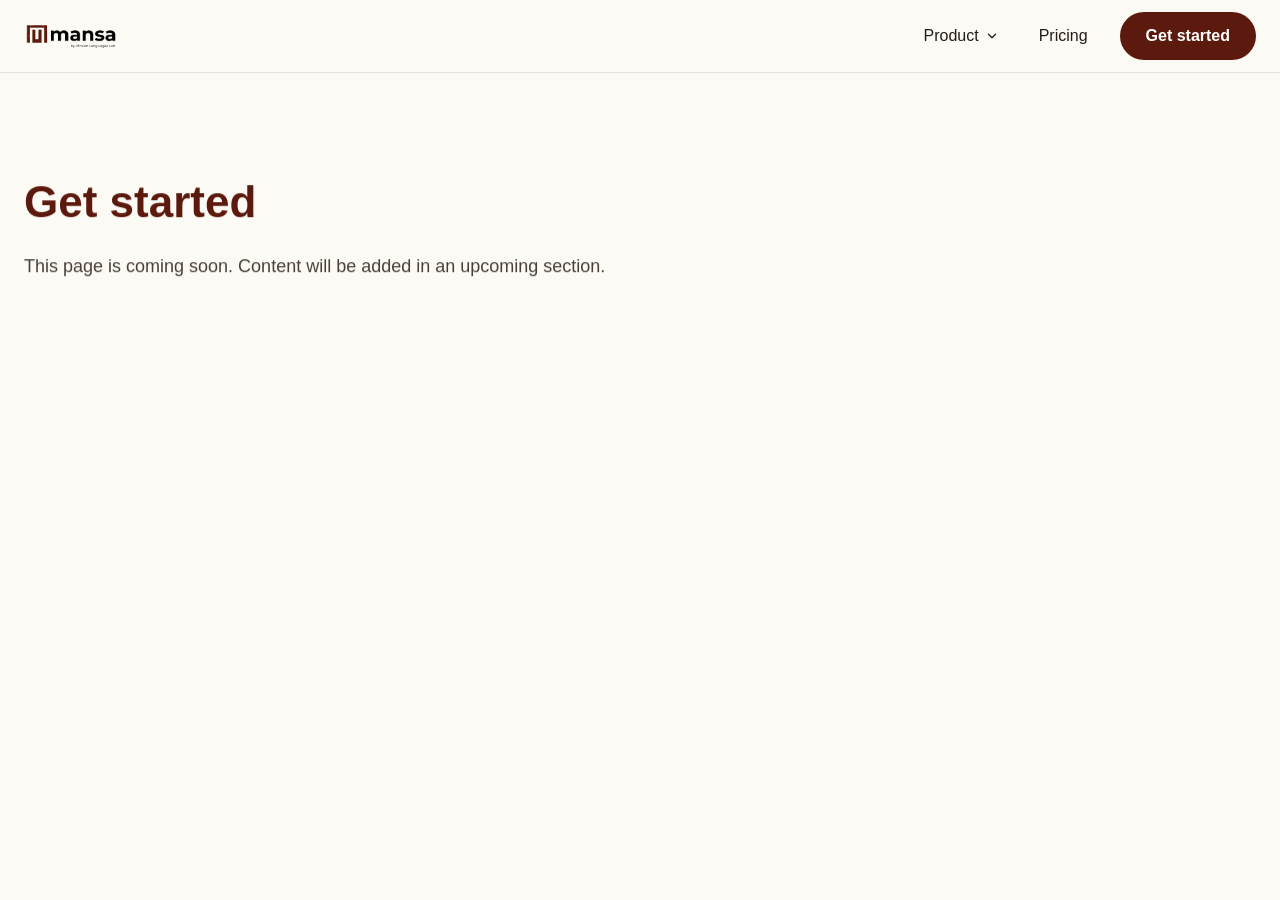
<file: site/get-started.html>
<!DOCTYPE html>
<html lang="en">
<head>
  <meta charset="UTF-8" />
  <meta name="viewport" content="width=device-width, initial-scale=1.0" />
  <title>Get started — Mansa</title>
  <meta name="description" content="Get started with Mansa, the AI platform built for African languages. Chat, translate, transcribe, and automate work across 30+ languages." />
  <link rel="canonical" href="https://african-languages-lab-ai.github.io/mansa-site/get-started.html" />
  <meta property="og:type" content="website" />
  <meta property="og:site_name" content="Mansa" />
  <meta property="og:title" content="Get started — Mansa" />
  <meta property="og:description" content="Get started with Mansa, the AI platform built for African languages. Chat, translate, transcribe, and automate work across 30+ languages." />
  <meta property="og:url" content="https://african-languages-lab-ai.github.io/mansa-site/get-started.html" />
  <meta property="og:image" content="https://african-languages-lab-ai.github.io/mansa-site/images/social-card.jpg" />
  <meta property="og:image:secure_url" content="https://african-languages-lab-ai.github.io/mansa-site/images/social-card.jpg" />
  <meta property="og:image:type" content="image/jpeg" />
  <meta property="og:image:width" content="1200" />
  <meta property="og:image:height" content="630" />
  <meta property="og:image:alt" content="Mansa — the AI built for African languages" />
  <meta name="twitter:card" content="summary_large_image" />
  <meta name="twitter:title" content="Get started — Mansa" />
  <meta name="twitter:description" content="Get started with Mansa, the AI platform built for African languages. Chat, translate, transcribe, and automate work across 30+ languages." />
  <meta name="twitter:image" content="https://african-languages-lab-ai.github.io/mansa-site/images/social-card.jpg" />
  <meta name="theme-color" content="#5C1A0E" />
  <link rel="icon" href="favicon.ico" sizes="any" />
  <link rel="icon" type="image/png" href="favicon.png" />
  <link rel="apple-touch-icon" href="apple-touch-icon.png" />
  <link rel="stylesheet" href="css/styles.css" />
</head>
<body>
  <header class="site-header">
    <div class="nav-inner">
      <a class="brand" href="index.html" aria-label="Mansa home">
        <img src="images/logo.png" alt="Mansa — by African Languages Lab" />
      </a>

      <button class="nav-toggle" aria-label="Open menu" aria-expanded="false" aria-controls="primary-nav">
        <span></span><span></span><span></span>
      </button>

      <nav class="primary-nav" id="primary-nav" aria-label="Primary">
        <ul class="nav-list">
          <li class="has-mega">
            <button class="nav-link nav-product" aria-expanded="false" aria-controls="mega-product" aria-haspopup="true">
              Product
              <svg class="chevron" viewBox="0 0 24 24" fill="none" stroke="currentColor" stroke-width="2.2" stroke-linecap="round" stroke-linejoin="round" aria-hidden="true">
                <polyline points="6 9 12 15 18 9"></polyline>
              </svg>
            </button>

            <div class="mega" id="mega-product">
              <div class="mega-inner">
                <a class="product-card" href="mansa-agent.html">
                  <img src="images/mansa-agent.png" alt="Mansa Agent" />
                  <span class="sr-only">Mansa Agent</span>
                </a>
                <a class="product-card" href="mansa-ai.html">
                  <img src="images/mansa-ai.png" alt="Mansa AI" />
                  <span class="sr-only">Mansa AI</span>
                </a>
                <a class="product-card" href="mansa-transcribe.html">
                  <img src="images/mansa-transcribe.png" alt="Mansa Transcribe" />
                  <span class="sr-only">Mansa Transcribe</span>
                </a>
                <a class="product-card" href="mansa-translate.html">
                  <img src="images/mansa-translate.png" alt="Mansa Translate" />
                  <span class="sr-only">Mansa Translate</span>
                </a>
              </div>
            </div>
          </li>

          <li><a class="nav-link" href="pricing.html">Pricing</a></li>

          <li class="nav-cta-item">
            <a class="btn-primary" href="https://mansa-web-six.vercel.app">Get started</a>
          </li>
        </ul>
      </nav>
    </div>
  </header>

  <main>
    <section style="max-width:1280px;margin:0 auto;padding:96px 24px;">
      <h1 style="font-size:clamp(28px,5vw,44px);margin:0 0 12px;color:var(--maroon);">Get started</h1>
      <p style="color:var(--ink-soft);font-size:18px;max-width:640px;">This page is coming soon. Content will be added in an upcoming section.</p>
    </section>
  </main>

  <script src="js/main.js"></script>
</body>
</html>
</file>
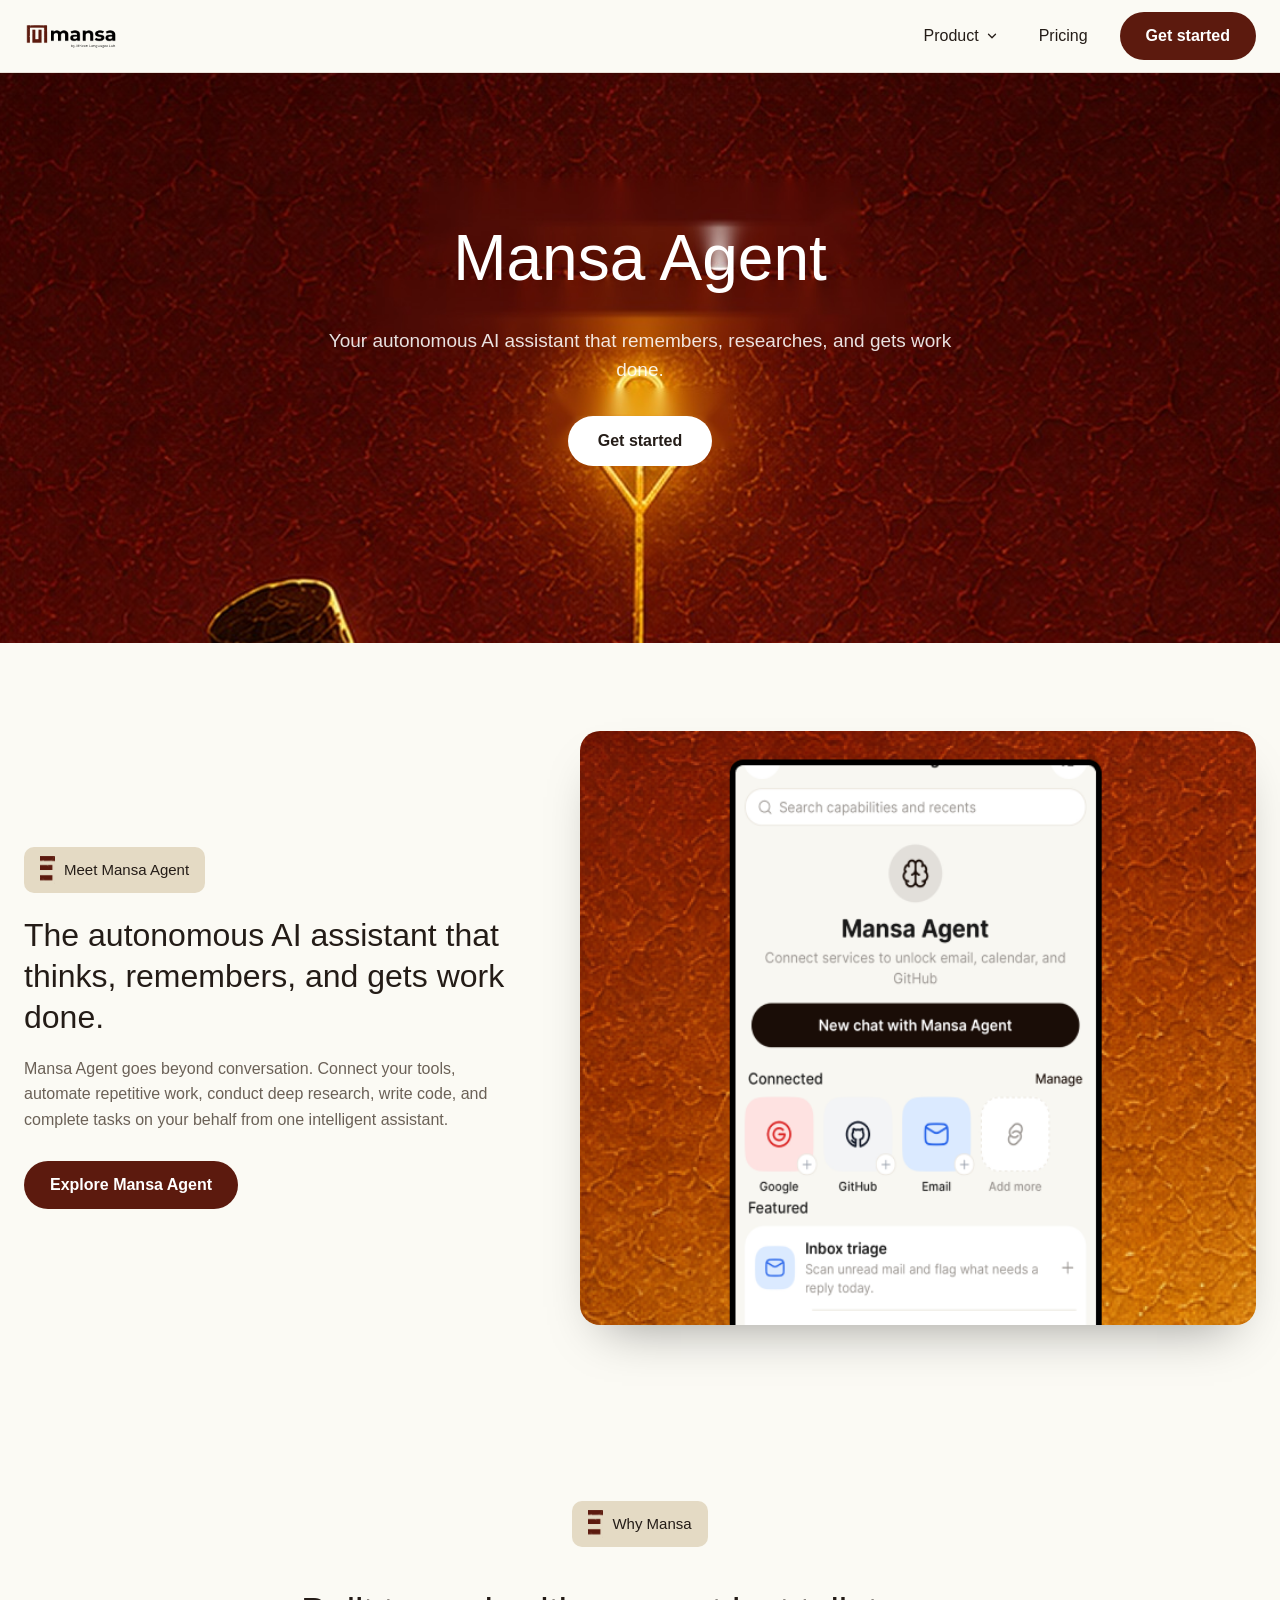
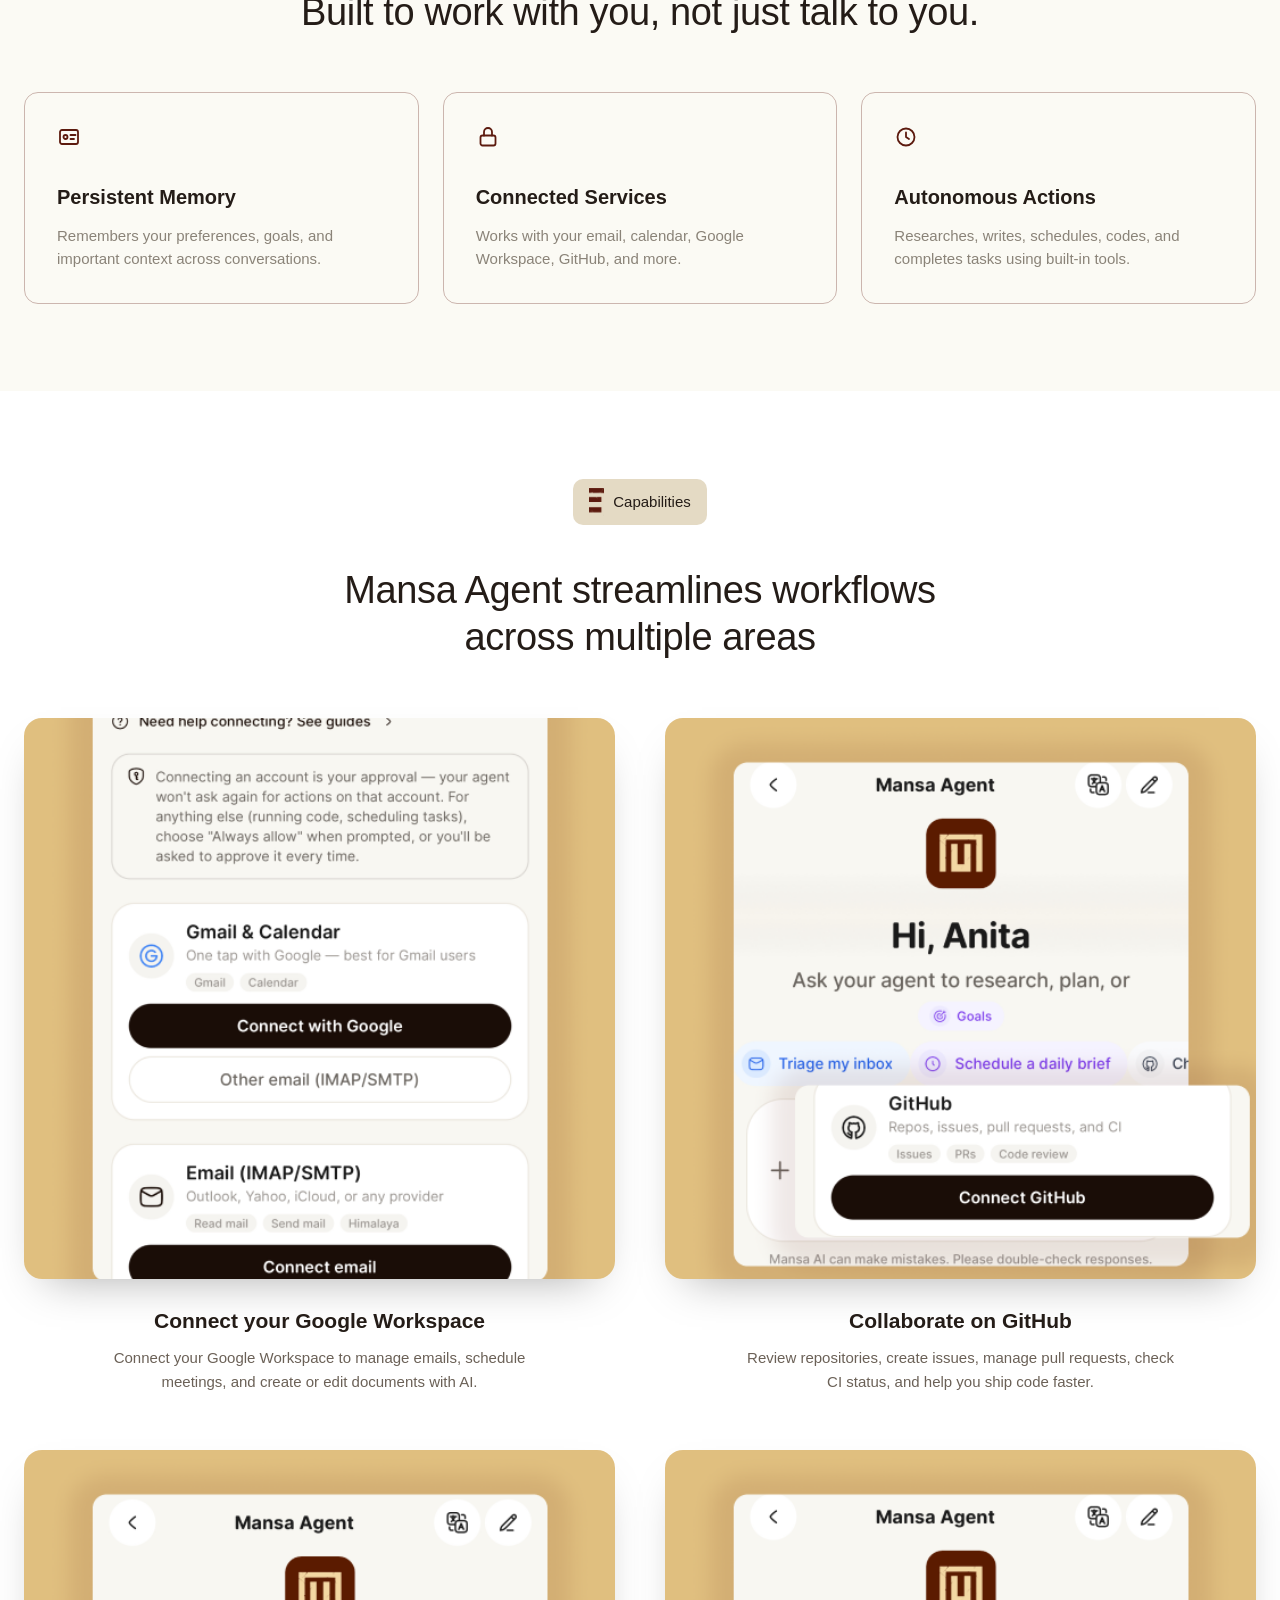
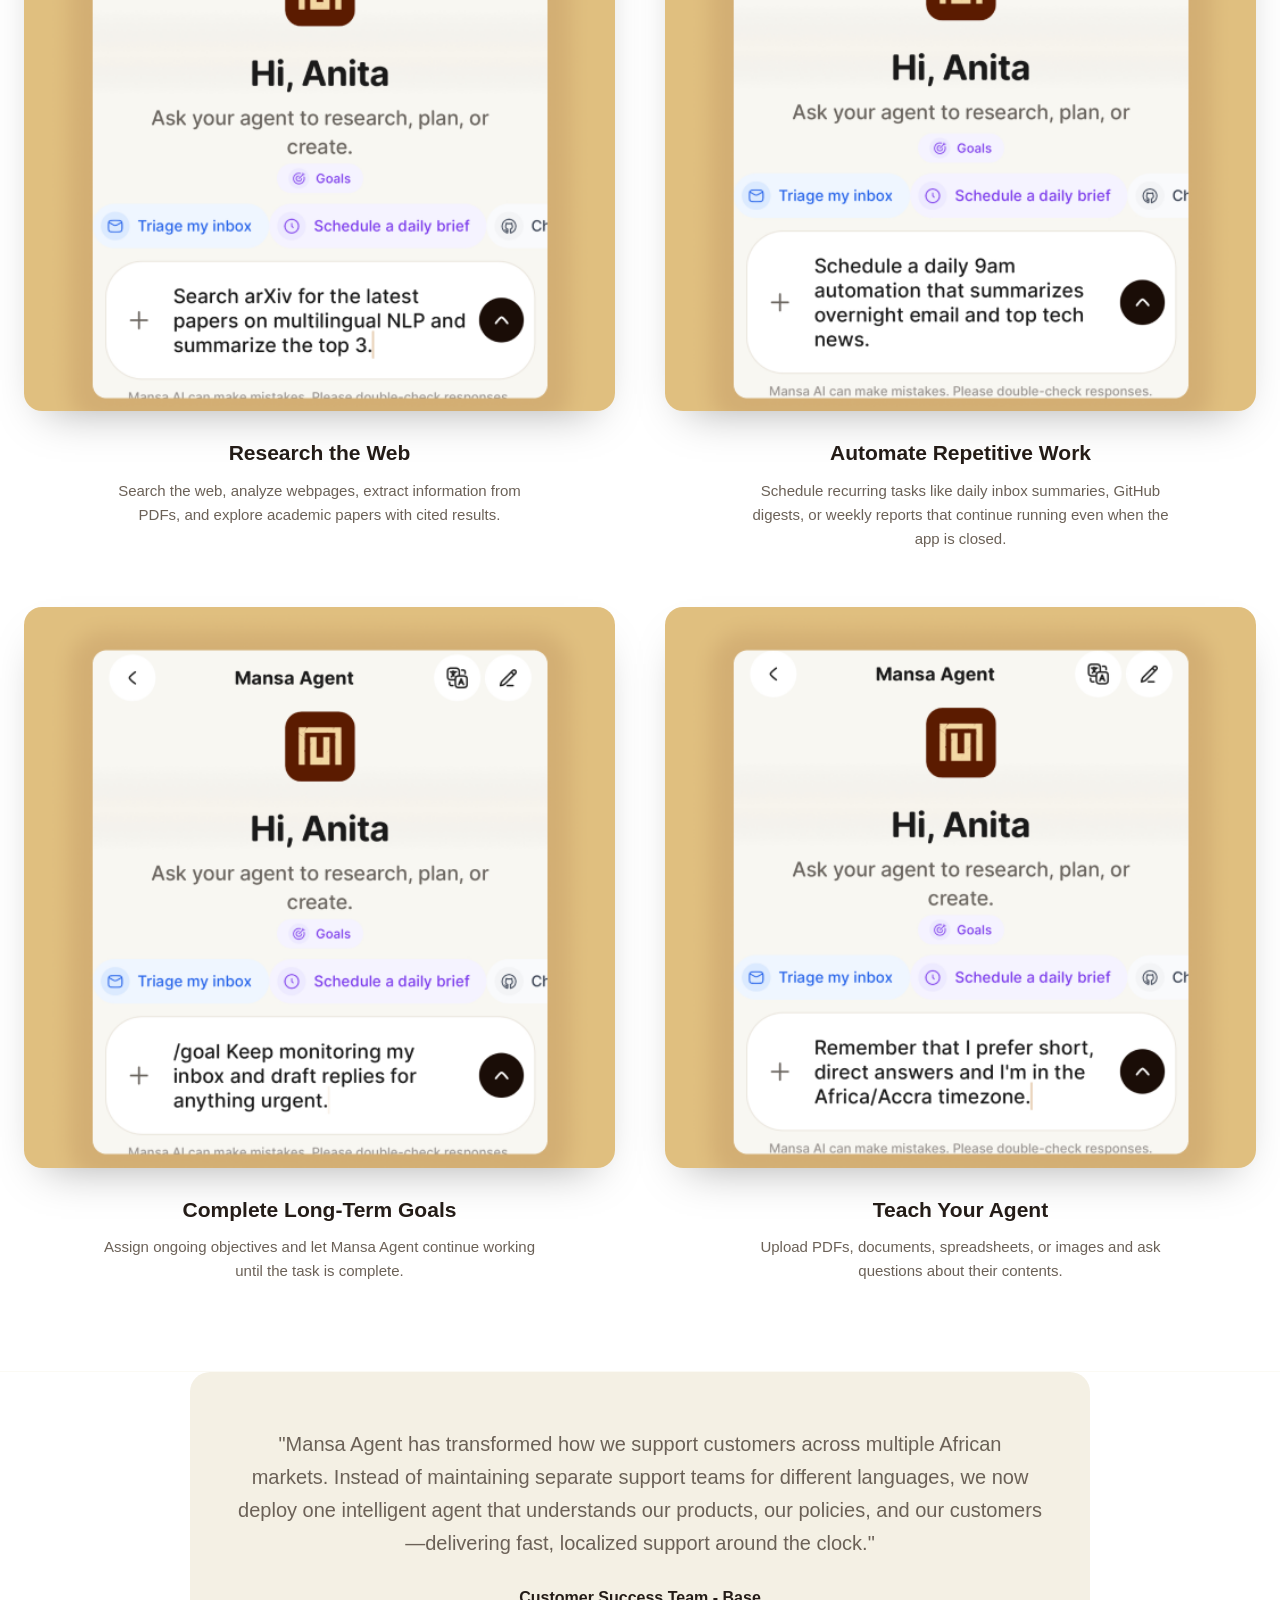
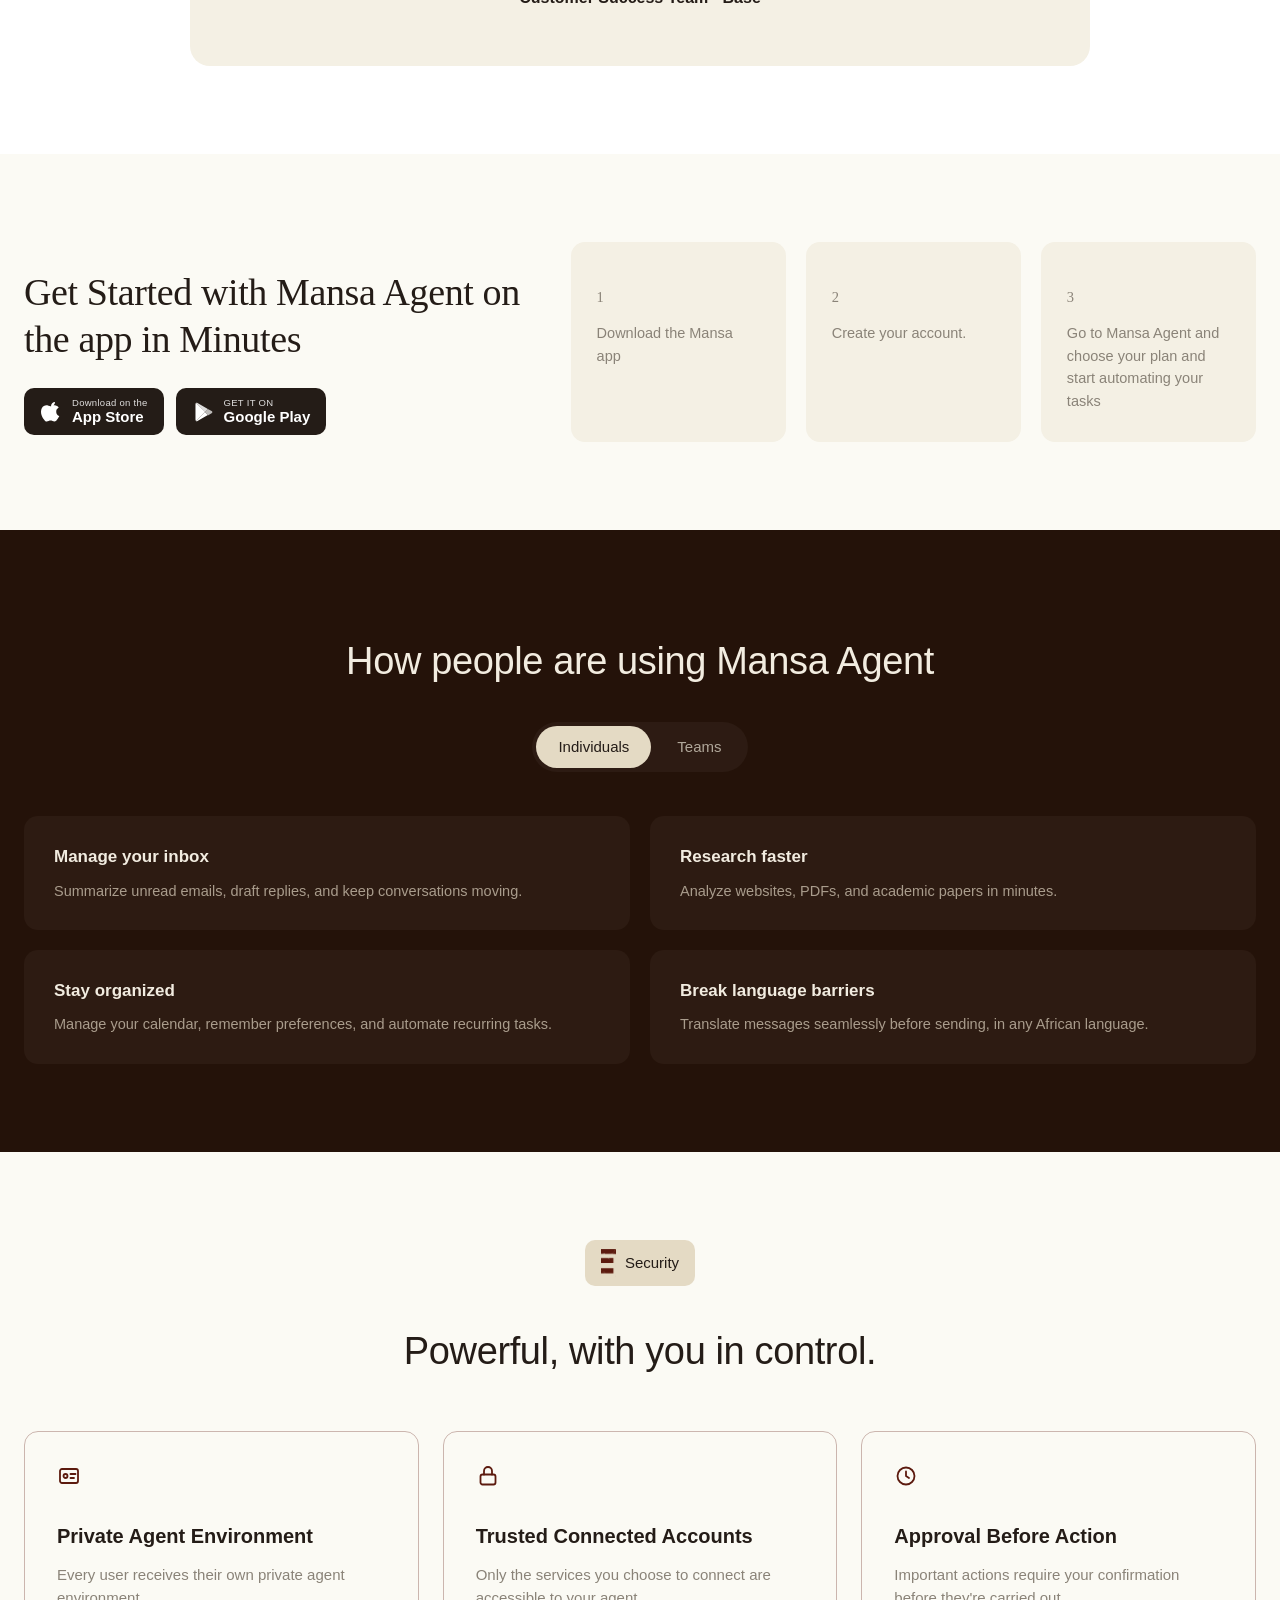
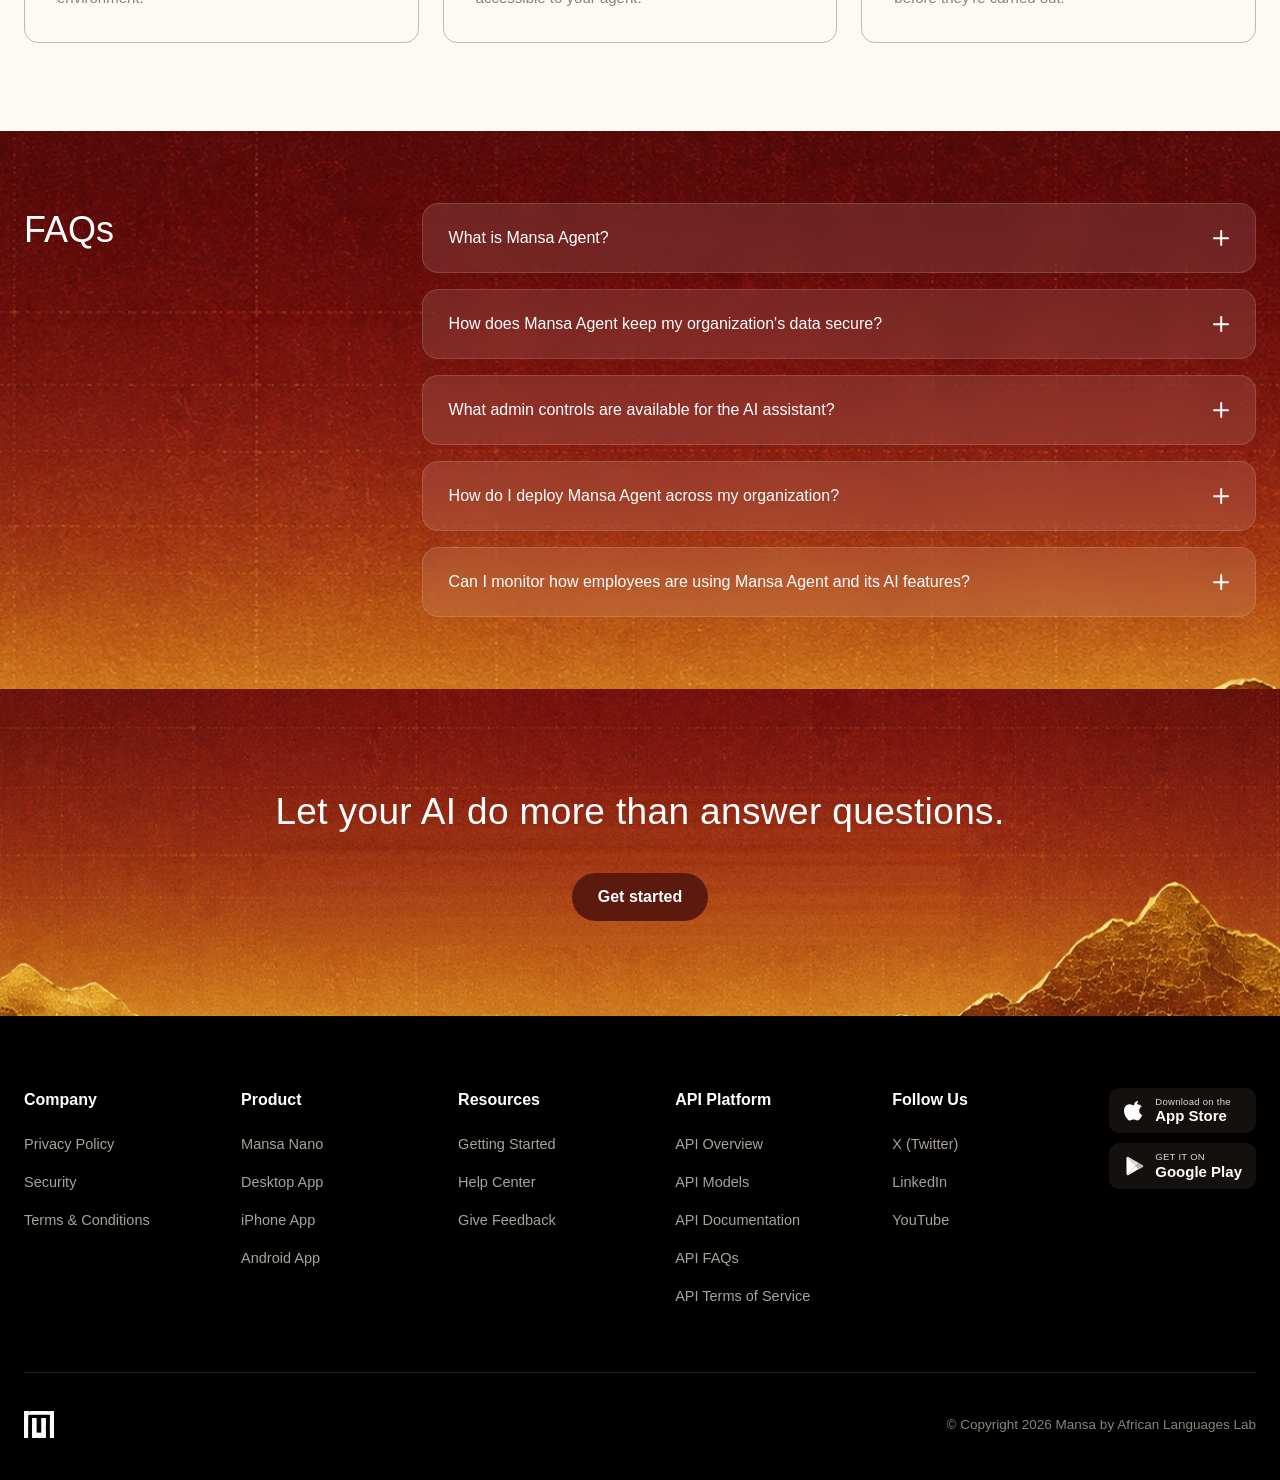
<file: site/mansa-agent.html>
<!DOCTYPE html>
<html lang="en">
<head>
  <meta charset="UTF-8" />
  <meta name="viewport" content="width=device-width, initial-scale=1.0" />
  <title>Mansa Agent — by African Languages Lab</title>
  <meta name="description" content="Mansa Agent thinks, remembers, and gets work done — connecting your email, calendar, and tools to automate everyday tasks across African languages." />
  <link rel="canonical" href="https://african-languages-lab-ai.github.io/mansa-site/mansa-agent.html" />
  <meta property="og:type" content="website" />
  <meta property="og:site_name" content="Mansa" />
  <meta property="og:title" content="Mansa Agent — the autonomous AI assistant for African languages" />
  <meta property="og:description" content="Mansa Agent thinks, remembers, and gets work done — connecting your email, calendar, and tools to automate everyday tasks across African languages." />
  <meta property="og:url" content="https://african-languages-lab-ai.github.io/mansa-site/mansa-agent.html" />
  <meta property="og:image" content="https://african-languages-lab-ai.github.io/mansa-site/images/social-card.jpg" />
  <meta property="og:image:secure_url" content="https://african-languages-lab-ai.github.io/mansa-site/images/social-card.jpg" />
  <meta property="og:image:type" content="image/jpeg" />
  <meta property="og:image:width" content="1200" />
  <meta property="og:image:height" content="630" />
  <meta property="og:image:alt" content="Mansa — the AI built for African languages" />
  <meta name="twitter:card" content="summary_large_image" />
  <meta name="twitter:title" content="Mansa Agent — the autonomous AI assistant for African languages" />
  <meta name="twitter:description" content="Mansa Agent thinks, remembers, and gets work done — connecting your email, calendar, and tools to automate everyday tasks across African languages." />
  <meta name="twitter:image" content="https://african-languages-lab-ai.github.io/mansa-site/images/social-card.jpg" />
  <meta name="theme-color" content="#5C1A0E" />
  <link rel="icon" href="favicon.ico" sizes="any" />
  <link rel="icon" type="image/png" href="favicon.png" />
  <link rel="apple-touch-icon" href="apple-touch-icon.png" />
  <link rel="stylesheet" href="css/styles.css" />
</head>
<body>
  <header class="site-header">
    <div class="nav-inner">
      <a class="brand" href="index.html" aria-label="Mansa home">
        <img src="images/logo.png" alt="Mansa — by African Languages Lab" />
      </a>

      <button class="nav-toggle" aria-label="Open menu" aria-expanded="false" aria-controls="primary-nav">
        <span></span><span></span><span></span>
      </button>

      <nav class="primary-nav" id="primary-nav" aria-label="Primary">
        <ul class="nav-list">
          <li class="has-mega">
            <button class="nav-link nav-product" aria-expanded="false" aria-controls="mega-product" aria-haspopup="true">
              Product
              <svg class="chevron" viewBox="0 0 24 24" fill="none" stroke="currentColor" stroke-width="2.2" stroke-linecap="round" stroke-linejoin="round" aria-hidden="true">
                <polyline points="6 9 12 15 18 9"></polyline>
              </svg>
            </button>

            <div class="mega" id="mega-product">
              <div class="mega-inner">
                <a class="product-card" href="mansa-agent.html">
                  <img src="images/mansa-agent.png" alt="Mansa Agent" />
                  <span class="sr-only">Mansa Agent</span>
                </a>
                <a class="product-card" href="mansa-ai.html">
                  <img src="images/mansa-ai.png" alt="Mansa AI" />
                  <span class="sr-only">Mansa AI</span>
                </a>
                <a class="product-card" href="mansa-transcribe.html">
                  <img src="images/mansa-transcribe.png" alt="Mansa Transcribe" />
                  <span class="sr-only">Mansa Transcribe</span>
                </a>
                <a class="product-card" href="mansa-translate.html">
                  <img src="images/mansa-translate.png" alt="Mansa Translate" />
                  <span class="sr-only">Mansa Translate</span>
                </a>
              </div>
            </div>
          </li>

          <li><a class="nav-link" href="pricing.html">Pricing</a></li>

          <li class="nav-cta-item">
            <a class="btn-primary" href="https://mansa-web-six.vercel.app">Get started</a>
          </li>
        </ul>
      </nav>
    </div>
  </header>

  <main>
    <!-- ===== Hero ===== -->
    <section class="agent-hero">
      <img class="agent-hero-bg" src="images/agent-hero-bg.jpg" alt="" aria-hidden="true" data-parallax="0.1" data-parallax-scale="1.1" />
      <div class="agent-hero-inner">
        <h1 class="agent-hero-title">Mansa Agent</h1>
        <p class="agent-hero-sub">Your autonomous AI assistant that remembers, researches, and gets work done.</p>
        <a class="agent-hero-btn" href="https://mansa-web-six.vercel.app">Get started</a>
      </div>
    </section>

    <!-- ===== Meet Mansa Agent ===== -->
    <section class="meet-agent">
      <div class="meet-agent-inner">
        <div class="meet-agent-copy">
          <span class="badge-chip">
            <img src="images/accordion-icon.png" alt="" aria-hidden="true">
            Meet Mansa Agent
          </span>
          <h2 class="meet-agent-title">The autonomous AI assistant that thinks, remembers, and gets work done.</h2>
          <p class="meet-agent-desc">Mansa Agent goes beyond conversation. Connect your tools, automate repetitive work, conduct deep research, write code, and complete tasks on your behalf from one intelligent assistant.</p>
          <a class="btn-primary" href="get-started.html">Explore Mansa Agent</a>
        </div>
        <div class="meet-agent-visual">
          <img src="images/meet-agent-phone.png" alt="Mansa Agent app screen" data-parallax="0.08" data-parallax-scale="1.08" />
        </div>
      </div>
    </section>

    <!-- ===== Why Mansa ===== -->
    <section class="why-mansa why-mansa--agent">
      <div class="why-mansa-inner">
        <div class="section-head">
          <span class="badge-chip">
            <img src="images/accordion-icon.png" alt="" aria-hidden="true">
            Why Mansa
          </span>
          <h2 class="agent-heading">Built to work with you, not just talk to you.</h2>
        </div>

        <div class="why-cards">
          <div class="why-card">
            <svg viewBox="0 0 24 24" fill="none" stroke="currentColor" stroke-width="1.8" stroke-linecap="round" stroke-linejoin="round" aria-hidden="true">
              <rect x="3" y="5" width="18" height="14" rx="2"></rect>
              <circle cx="8.5" cy="12" r="2"></circle>
              <path d="M13.5 10h5M13.5 14h3.5"></path>
            </svg>
            <h3>Persistent Memory</h3>
            <p>Remembers your preferences, goals, and important context across conversations.</p>
          </div>
          <div class="why-card">
            <svg viewBox="0 0 24 24" fill="none" stroke="currentColor" stroke-width="1.8" stroke-linecap="round" stroke-linejoin="round" aria-hidden="true">
              <rect x="4.5" y="10.5" width="15" height="10" rx="2"></rect>
              <path d="M8 10.5V7a4 4 0 0 1 8 0v3.5"></path>
            </svg>
            <h3>Connected Services</h3>
            <p>Works with your email, calendar, Google Workspace, GitHub, and more.</p>
          </div>
          <div class="why-card">
            <svg viewBox="0 0 24 24" fill="none" stroke="currentColor" stroke-width="1.8" stroke-linecap="round" stroke-linejoin="round" aria-hidden="true">
              <circle cx="12" cy="12" r="8.5"></circle>
              <path d="M12 7.5V12l3 2"></path>
            </svg>
            <h3>Autonomous Actions</h3>
            <p>Researches, writes, schedules, codes, and completes tasks using built-in tools.</p>
          </div>
        </div>
      </div>
    </section>

    <!-- ===== Capabilities ===== -->
    <section class="capabilities">
      <div class="capabilities-inner">
        <div class="section-head">
          <span class="badge-chip">
            <img src="images/accordion-icon.png" alt="" aria-hidden="true">
            Capabilities
          </span>
          <h2 class="agent-heading">Mansa Agent streamlines workflows across multiple areas</h2>
        </div>

        <div class="cap-grid">
          <div class="cap-card">
            <div class="cap-card-visual"><img src="images/cap-google.png" alt="Connect your Google Workspace screen" data-parallax="0.06" data-parallax-scale="1.06"></div>
            <h3>Connect your Google Workspace</h3>
            <p>Connect your Google Workspace to manage emails, schedule meetings, and create or edit documents with AI.</p>
          </div>
          <div class="cap-card">
            <div class="cap-card-visual"><img src="images/cap-github.png" alt="Collaborate on GitHub screen" data-parallax="0.06" data-parallax-scale="1.06"></div>
            <h3>Collaborate on GitHub</h3>
            <p>Review repositories, create issues, manage pull requests, check CI status, and help you ship code faster.</p>
          </div>
          <div class="cap-card">
            <div class="cap-card-visual"><img src="images/cap-research.png" alt="Research the web screen" data-parallax="0.06" data-parallax-scale="1.06"></div>
            <h3>Research the Web</h3>
            <p>Search the web, analyze webpages, extract information from PDFs, and explore academic papers with cited results.</p>
          </div>
          <div class="cap-card">
            <div class="cap-card-visual"><img src="images/cap-automate.png" alt="Automate repetitive work screen" data-parallax="0.06" data-parallax-scale="1.06"></div>
            <h3>Automate Repetitive Work</h3>
            <p>Schedule recurring tasks like daily inbox summaries, GitHub digests, or weekly reports that continue running even when the app is closed.</p>
          </div>
          <div class="cap-card">
            <div class="cap-card-visual"><img src="images/cap-goals.png" alt="Complete long-term goals screen" data-parallax="0.06" data-parallax-scale="1.06"></div>
            <h3>Complete Long-Term Goals</h3>
            <p>Assign ongoing objectives and let Mansa Agent continue working until the task is complete.</p>
          </div>
          <div class="cap-card">
            <div class="cap-card-visual"><img src="images/cap-teach.png" alt="Teach your agent screen" data-parallax="0.06" data-parallax-scale="1.06"></div>
            <h3>Teach Your Agent</h3>
            <p>Upload PDFs, documents, spreadsheets, or images and ask questions about their contents.</p>
          </div>
        </div>
      </div>
    </section>

    <!-- ===== Testimonial ===== -->
    <section class="testimonial">
      <div class="testimonial-inner">
        <p class="testimonial-quote">"Mansa Agent has transformed how we support customers across multiple African markets. Instead of maintaining separate support teams for different languages, we now deploy one intelligent agent that understands our products, our policies, and our customers—delivering fast, localized support around the clock."</p>
        <p class="testimonial-author">Customer Success Team - Base</p>
      </div>
    </section>

    <!-- ===== Get started (app steps) ===== -->
    <section class="get-started-steps">
      <div class="gs-inner">
        <div class="gs-copy">
          <h2 class="gs-title agent-heading">Get Started with Mansa Agent on the app in Minutes</h2>
          <div class="gs-stores">
            <a class="store-badge" href="https://mansa-web-six.vercel.app">
              <svg viewBox="0 0 24 24" fill="currentColor" aria-hidden="true"><path d="M16.365 1.43c0 1.14-.437 2.086-1.312 2.837-.874.75-1.87 1.14-2.986 1.17-.083-1.05.32-2.02 1.208-2.91.874-.87 1.883-1.34 3.028-1.41.03.1.06.2.062.313zM20.6 17.24c-.36.83-.78 1.58-1.26 2.25-.66.92-1.2 1.56-1.62 1.92-.66.6-1.36.9-2.1.92-.54.02-1.19-.15-1.95-.5-.76-.35-1.46-.5-2.1-.5-.67 0-1.4.15-2.18.5-.79.35-1.42.53-1.9.55-.72.03-1.44-.28-2.14-.94-.46-.39-1.03-1.06-1.71-2.01-.73-1.02-1.33-2.2-1.8-3.55-.5-1.45-.75-2.85-.75-4.21 0-1.56.34-2.9 1.02-4.02.53-.9 1.24-1.62 2.12-2.14.88-.53 1.83-.8 2.85-.82.57 0 1.32.18 2.26.53.94.35 1.54.53 1.8.53.2 0 .87-.2 2-.62 1.07-.38 1.98-.54 2.72-.48 2.01.16 3.53.96 4.53 2.4-1.8 1.09-2.69 2.62-2.67 4.58.02 1.53.57 2.8 1.65 3.8.5.46 1.05.82 1.66 1.07-.13.4-.28.79-.44 1.17z"></path></svg>
              <span class="store-text"><span class="store-eyebrow">Download on the</span><span class="store-name">App Store</span></span>
            </a>
            <a class="store-badge" href="https://mansa-web-six.vercel.app">
              <svg viewBox="0 0 24 24" fill="currentColor" aria-hidden="true"><path d="M4.3 2.3c-.3.3-.5.8-.5 1.4v16.6c0 .6.2 1.1.5 1.4l.1.1L14 12v-.2L4.4 2.2l-.1.1z"></path><path d="M17.3 15.3 14 12l3.3-3.3 4.1 2.3c1.1.6 1.1 1.7 0 2.4l-4.1 2.3z" opacity=".7"></path><path d="M17.3 15.3 14 12 4.3 21.7c.4.4 1 .4 1.7 0l11.3-6.4z"></path><path d="M17.3 8.7 6 2.3c-.7-.4-1.3-.4-1.7 0L14 12l3.3-3.3z" opacity=".85"></path></svg>
              <span class="store-text"><span class="store-eyebrow">GET IT ON</span><span class="store-name">Google Play</span></span>
            </a>
          </div>
        </div>

        <div class="gs-steps">
          <div class="gs-step">
            <p class="gs-step-num">1</p>
            <p>Download the Mansa app</p>
          </div>
          <div class="gs-step">
            <p class="gs-step-num">2</p>
            <p>Create your account.</p>
          </div>
          <div class="gs-step">
            <p class="gs-step-num">3</p>
            <p>Go to Mansa Agent and choose your plan and start automating your tasks</p>
          </div>
        </div>
      </div>
    </section>

    <!-- ===== How people are using Mansa Agent ===== -->
    <section class="agent-usage">
      <div class="agent-usage-inner">
        <h2 class="agent-heading agent-usage-title">How people are using Mansa Agent</h2>

        <div class="au-tabs" data-tabs="agent-usage">
          <button type="button" class="au-tab is-active" data-tab="individuals">Individuals</button>
          <button type="button" class="au-tab" data-tab="teams">Teams</button>
        </div>

        <div class="au-grid" data-tab-panel="agent-usage" data-tab-value="individuals">
          <div class="au-card">
            <h3>Manage your inbox</h3>
            <p>Summarize unread emails, draft replies, and keep conversations moving.</p>
          </div>
          <div class="au-card">
            <h3>Research faster</h3>
            <p>Analyze websites, PDFs, and academic papers in minutes.</p>
          </div>
          <div class="au-card">
            <h3>Stay organized</h3>
            <p>Manage your calendar, remember preferences, and automate recurring tasks.</p>
          </div>
          <div class="au-card">
            <h3>Break language barriers</h3>
            <p>Translate messages seamlessly before sending, in any African language.</p>
          </div>
        </div>
        <div class="au-grid" data-tab-panel="agent-usage" data-tab-value="teams" hidden>
          <div class="au-card">
            <h3>Onboard new hires</h3>
            <p>Give every new teammate an agent that already knows your tools and processes.</p>
          </div>
          <div class="au-card">
            <h3>Coordinate across time zones</h3>
            <p>Summarize threads and hand off work between teammates in different regions.</p>
          </div>
          <div class="au-card">
            <h3>Standardize workflows</h3>
            <p>Turn recurring team processes into automations everyone can rely on.</p>
          </div>
          <div class="au-card">
            <h3>Support customers at scale</h3>
            <p>Deploy one agent that understands your product across every African language you serve.</p>
          </div>
        </div>
      </div>
    </section>

    <!-- ===== Security ===== -->
    <section class="why-mansa why-mansa--agent">
      <div class="why-mansa-inner">
        <div class="section-head">
          <span class="badge-chip">
            <img src="images/accordion-icon.png" alt="" aria-hidden="true">
            Security
          </span>
          <h2 class="agent-heading">Powerful, with you in control.</h2>
        </div>

        <div class="why-cards">
          <div class="why-card">
            <svg viewBox="0 0 24 24" fill="none" stroke="currentColor" stroke-width="1.8" stroke-linecap="round" stroke-linejoin="round" aria-hidden="true">
              <rect x="3" y="5" width="18" height="14" rx="2"></rect>
              <circle cx="8.5" cy="12" r="2"></circle>
              <path d="M13.5 10h5M13.5 14h3.5"></path>
            </svg>
            <h3>Private Agent Environment</h3>
            <p>Every user receives their own private agent environment.</p>
          </div>
          <div class="why-card">
            <svg viewBox="0 0 24 24" fill="none" stroke="currentColor" stroke-width="1.8" stroke-linecap="round" stroke-linejoin="round" aria-hidden="true">
              <rect x="4.5" y="10.5" width="15" height="10" rx="2"></rect>
              <path d="M8 10.5V7a4 4 0 0 1 8 0v3.5"></path>
            </svg>
            <h3>Trusted Connected Accounts</h3>
            <p>Only the services you choose to connect are accessible to your agent.</p>
          </div>
          <div class="why-card">
            <svg viewBox="0 0 24 24" fill="none" stroke="currentColor" stroke-width="1.8" stroke-linecap="round" stroke-linejoin="round" aria-hidden="true">
              <circle cx="12" cy="12" r="8.5"></circle>
              <path d="M12 7.5V12l3 2"></path>
            </svg>
            <h3>Approval Before Action</h3>
            <p>Important actions require your confirmation before they're carried out.</p>
          </div>
        </div>
      </div>
    </section>

    <!-- ===== FAQs ===== -->
    <section class="agent-faq">
      <img class="agent-faq-bg" src="images/agent-faq-bg.jpg" alt="" aria-hidden="true" data-parallax="0.1" data-parallax-scale="1.08" />
      <div class="agent-faq-inner">
        <h2 class="agent-faq-heading">FAQs</h2>
        <div class="af-list" id="af-list">
          <div class="af-item">
            <button class="af-q" aria-expanded="false">
              What is Mansa Agent?
              <span class="af-icon" aria-hidden="true"></span>
            </button>
            <div class="af-a"><div class="af-a-inner"><p>Mansa Agent is an autonomous AI assistant that remembers your preferences, connects to your email, calendar, and other tools, and completes tasks on your behalf across African languages.</p></div></div>
          </div>
          <div class="af-item">
            <button class="af-q" aria-expanded="false">
              How does Mansa Agent keep my organization's data secure?
              <span class="af-icon" aria-hidden="true"></span>
            </button>
            <div class="af-a"><div class="af-a-inner"><p>Each user gets their own private agent environment, only the accounts you explicitly connect are accessible, and important actions require your approval before they're carried out.</p></div></div>
          </div>
          <div class="af-item">
            <button class="af-q" aria-expanded="false">
              What admin controls are available for the AI assistant?
              <span class="af-icon" aria-hidden="true"></span>
            </button>
            <div class="af-a"><div class="af-a-inner"><p>Admins can manage connected accounts, review agent activity, set approval requirements for sensitive actions, and control which integrations are available to their team.</p></div></div>
          </div>
          <div class="af-item">
            <button class="af-q" aria-expanded="false">
              How do I deploy Mansa Agent across my organization?
              <span class="af-icon" aria-hidden="true"></span>
            </button>
            <div class="af-a"><div class="af-a-inner"><p>Create a team workspace, invite your members, and each person connects their own accounts to their private agent environment — no shared credentials required.</p></div></div>
          </div>
          <div class="af-item">
            <button class="af-q" aria-expanded="false">
              Can I monitor how employees are using Mansa Agent and its AI features?
              <span class="af-icon" aria-hidden="true"></span>
            </button>
            <div class="af-a"><div class="af-a-inner"><p>Team admins can view aggregate usage and activity logs for their organization while individual agent conversations remain private to each user.</p></div></div>
          </div>
        </div>
      </div>
    </section>

    <!-- ===== Final CTA ===== -->
    <section class="cta">
      <img class="cta-bg-img" src="images/cta-bg.png" alt="" aria-hidden="true" data-parallax="0.15" data-parallax-scale="1.1" />
      <div class="cta-inner">
        <h2 class="cta-title">Let your AI do more than answer questions.</h2>
        <a class="btn-primary" href="https://mansa-web-six.vercel.app">Get started</a>
      </div>
    </section>
  </main>

  <!-- ===== Footer ===== -->
  <footer class="site-footer">
    <div class="footer-inner">
      <div class="footer-grid">
        <div class="footer-col">
          <h4>Company</h4>
          <ul>
            <li><a href="#">Privacy Policy</a></li>
            <li><a href="#">Security</a></li>
            <li><a href="#">Terms &amp; Conditions</a></li>
          </ul>
        </div>
        <div class="footer-col">
          <h4>Product</h4>
          <ul>
            <li><a href="#">Mansa Nano</a></li>
            <li><a href="#">Desktop App</a></li>
            <li><a href="#">iPhone App</a></li>
            <li><a href="#">Android App</a></li>
          </ul>
        </div>
        <div class="footer-col">
          <h4>Resources</h4>
          <ul>
            <li><a href="get-started.html">Getting Started</a></li>
            <li><a href="#">Help Center</a></li>
            <li><a href="#">Give Feedback</a></li>
          </ul>
        </div>
        <div class="footer-col">
          <h4>API Platform</h4>
          <ul>
            <li><a href="#">API Overview</a></li>
            <li><a href="#">API Models</a></li>
            <li><a href="#">API Documentation</a></li>
            <li><a href="#">API FAQs</a></li>
            <li><a href="#">API Terms of Service</a></li>
          </ul>
        </div>
        <div class="footer-col">
          <h4>Follow Us</h4>
          <ul>
            <li><a href="#">X (Twitter)</a></li>
            <li><a href="#">LinkedIn</a></li>
            <li><a href="#">YouTube</a></li>
          </ul>
        </div>
        <div class="footer-stores">
          <a class="store-badge" href="https://mansa-web-six.vercel.app">
            <svg viewBox="0 0 24 24" fill="currentColor" aria-hidden="true"><path d="M16.365 1.43c0 1.14-.437 2.086-1.312 2.837-.874.75-1.87 1.14-2.986 1.17-.083-1.05.32-2.02 1.208-2.91.874-.87 1.883-1.34 3.028-1.41.03.1.06.2.062.313zM20.6 17.24c-.36.83-.78 1.58-1.26 2.25-.66.92-1.2 1.56-1.62 1.92-.66.6-1.36.9-2.1.92-.54.02-1.19-.15-1.95-.5-.76-.35-1.46-.5-2.1-.5-.67 0-1.4.15-2.18.5-.79.35-1.42.53-1.9.55-.72.03-1.44-.28-2.14-.94-.46-.39-1.03-1.06-1.71-2.01-.73-1.02-1.33-2.2-1.8-3.55-.5-1.45-.75-2.85-.75-4.21 0-1.56.34-2.9 1.02-4.02.53-.9 1.24-1.62 2.12-2.14.88-.53 1.83-.8 2.85-.82.57 0 1.32.18 2.26.53.94.35 1.54.53 1.8.53.2 0 .87-.2 2-.62 1.07-.38 1.98-.54 2.72-.48 2.01.16 3.53.96 4.53 2.4-1.8 1.09-2.69 2.62-2.67 4.58.02 1.53.57 2.8 1.65 3.8.5.46 1.05.82 1.66 1.07-.13.4-.28.79-.44 1.17z"></path></svg>
            <span class="store-text"><span class="store-eyebrow">Download on the</span><span class="store-name">App Store</span></span>
          </a>
          <a class="store-badge" href="https://mansa-web-six.vercel.app">
            <svg viewBox="0 0 24 24" fill="currentColor" aria-hidden="true"><path d="M4.3 2.3c-.3.3-.5.8-.5 1.4v16.6c0 .6.2 1.1.5 1.4l.1.1L14 12v-.2L4.4 2.2l-.1.1z"></path><path d="M17.3 15.3 14 12l3.3-3.3 4.1 2.3c1.1.6 1.1 1.7 0 2.4l-4.1 2.3z" opacity=".7"></path><path d="M17.3 15.3 14 12 4.3 21.7c.4.4 1 .4 1.7 0l11.3-6.4z"></path><path d="M17.3 8.7 6 2.3c-.7-.4-1.3-.4-1.7 0L14 12l3.3-3.3z" opacity=".85"></path></svg>
            <span class="store-text"><span class="store-eyebrow">GET IT ON</span><span class="store-name">Google Play</span></span>
          </a>
        </div>
      </div>

      <div class="footer-bottom">
        <span class="footer-mark" aria-hidden="true">
          <img src="images/mansa-mark-white.png" alt="">
        </span>
        <p class="footer-copy">© Copyright 2026 Mansa by African Languages Lab</p>
      </div>
    </div>
  </footer>

  <script src="js/main.js"></script>
</body>
</html>
</file>
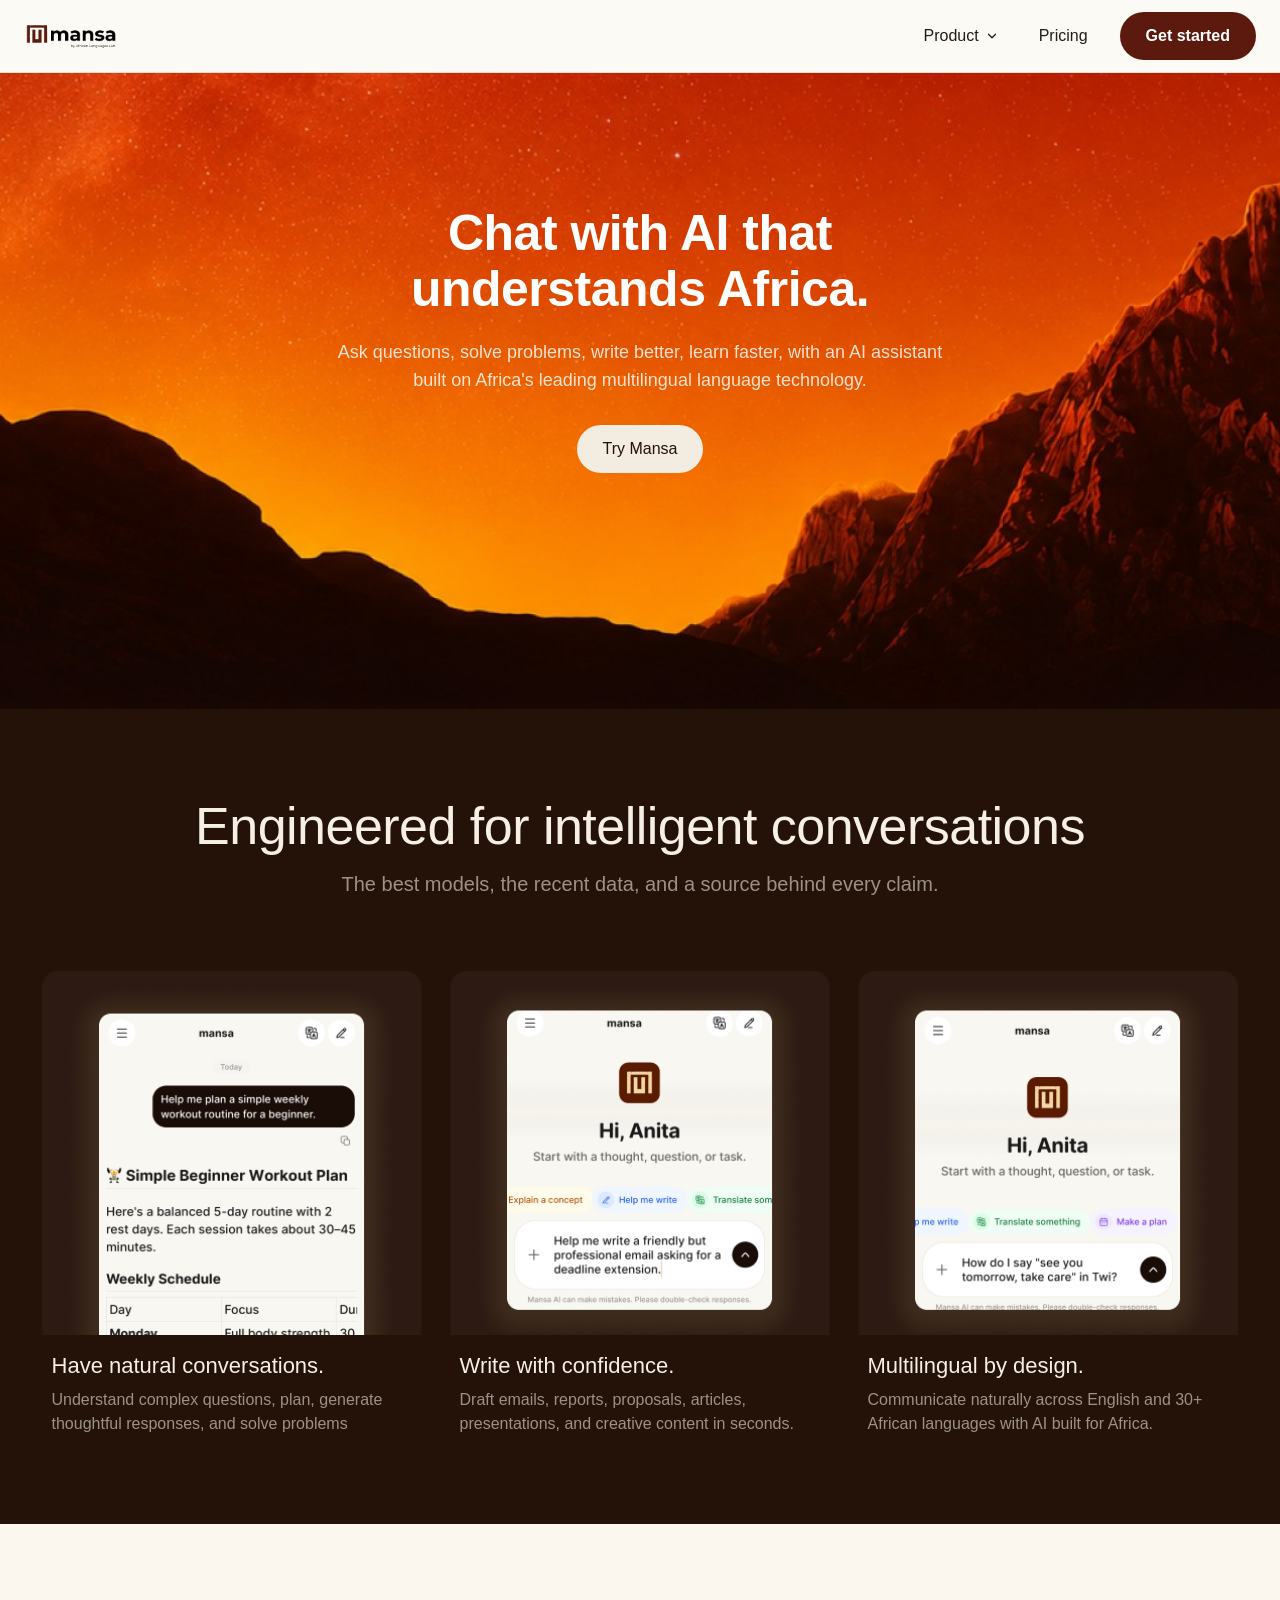
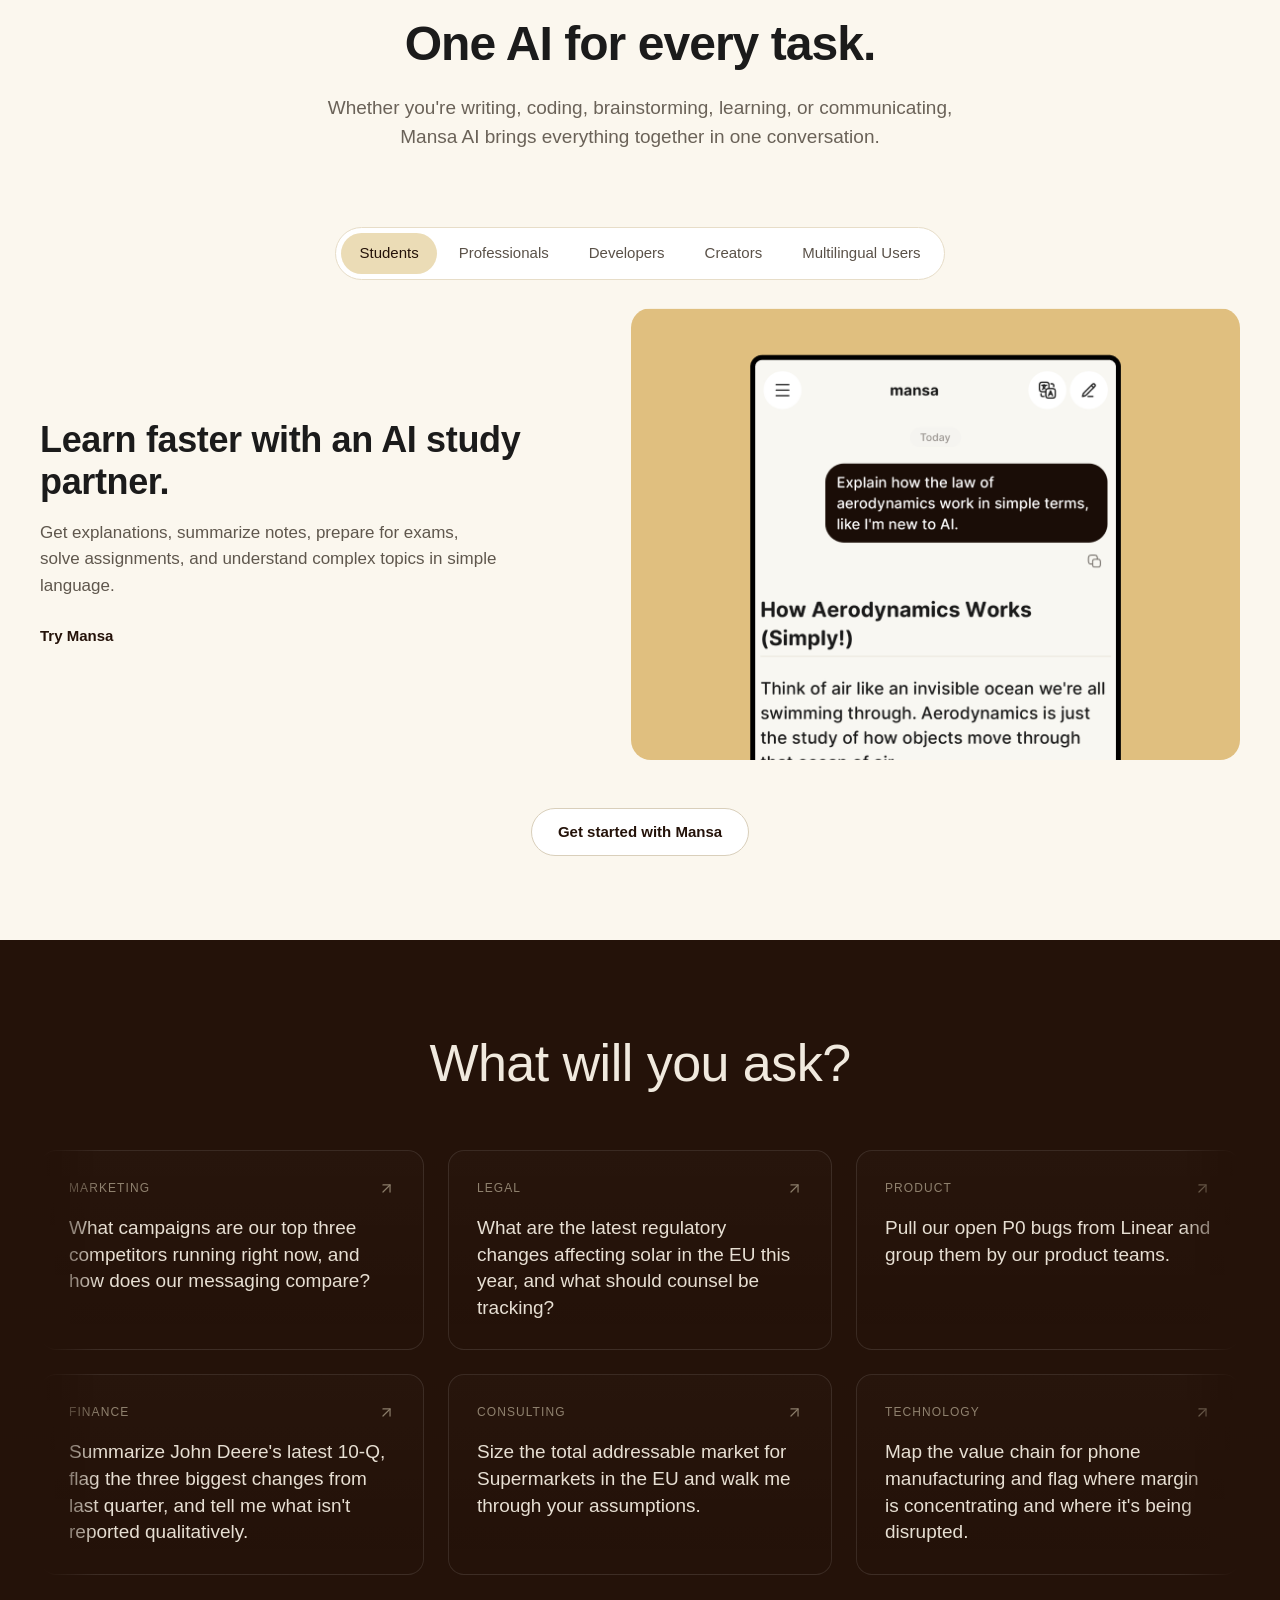
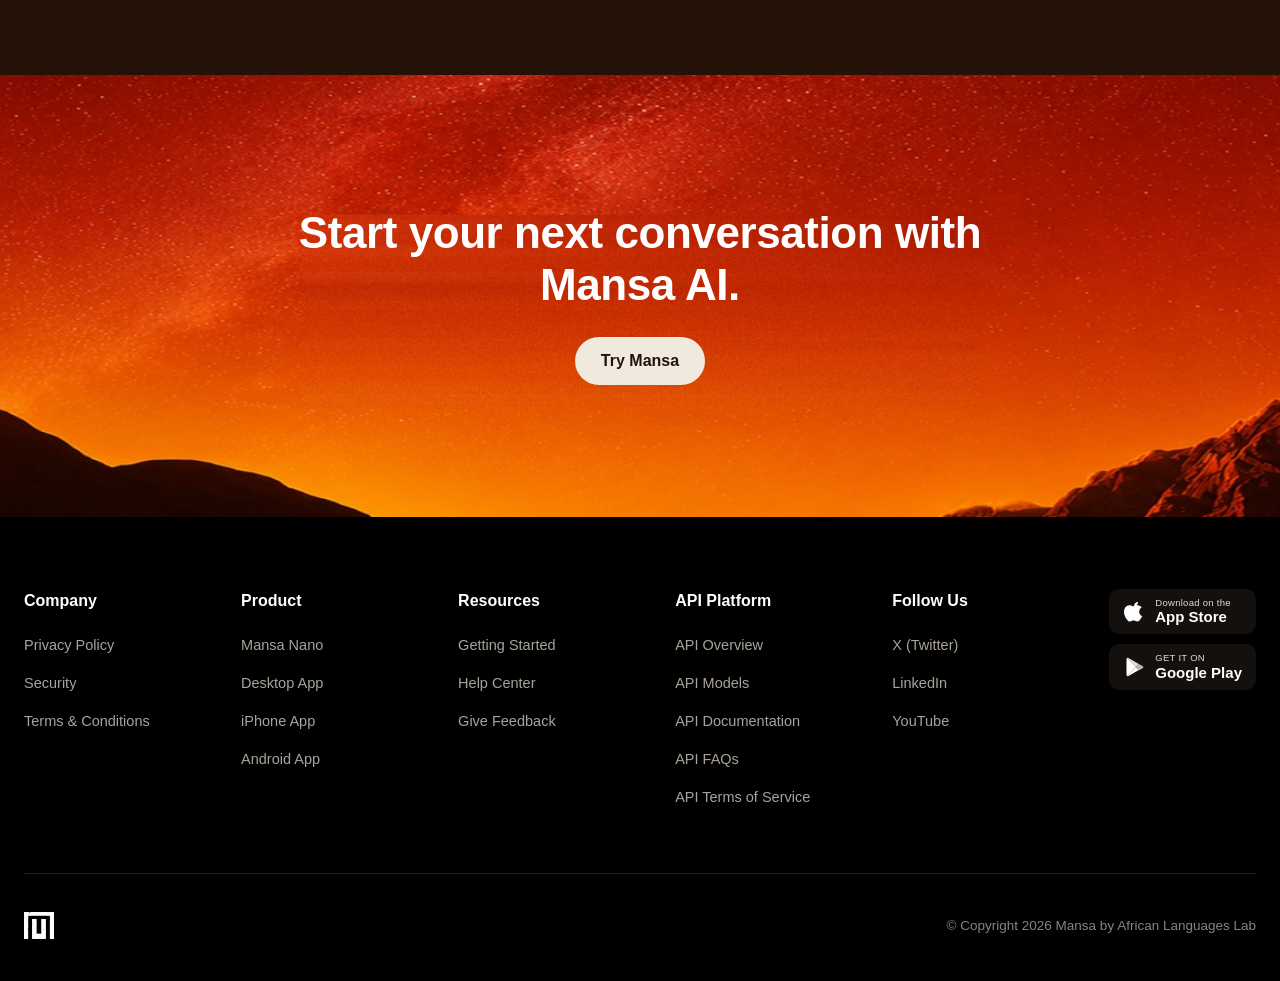
<file: site/mansa-ai.html>
<!DOCTYPE html>
<html lang="en">
<head>
  <meta charset="UTF-8" />
  <meta name="viewport" content="width=device-width, initial-scale=1.0" />
  <title>Mansa AI — by African Languages Lab</title>
  <meta name="description" content="Ask questions, write, learn, and solve problems with Mansa AI, an assistant built on Africa's leading multilingual language technology across 30+ African languages." />
  <link rel="canonical" href="https://african-languages-lab-ai.github.io/mansa-site/mansa-ai.html" />
  <meta property="og:type" content="website" />
  <meta property="og:site_name" content="Mansa" />
  <meta property="og:title" content="Mansa AI — Chat with AI that understands Africa" />
  <meta property="og:description" content="Ask questions, write, learn, and solve problems with Mansa AI, an assistant built on Africa's leading multilingual language technology across 30+ African languages." />
  <meta property="og:url" content="https://african-languages-lab-ai.github.io/mansa-site/mansa-ai.html" />
  <meta property="og:image" content="https://african-languages-lab-ai.github.io/mansa-site/images/social-card.jpg" />
  <meta property="og:image:secure_url" content="https://african-languages-lab-ai.github.io/mansa-site/images/social-card.jpg" />
  <meta property="og:image:type" content="image/jpeg" />
  <meta property="og:image:width" content="1200" />
  <meta property="og:image:height" content="630" />
  <meta property="og:image:alt" content="Mansa — the AI built for African languages" />
  <meta name="twitter:card" content="summary_large_image" />
  <meta name="twitter:title" content="Mansa AI — Chat with AI that understands Africa" />
  <meta name="twitter:description" content="Ask questions, write, learn, and solve problems with Mansa AI, an assistant built on Africa's leading multilingual language technology across 30+ African languages." />
  <meta name="twitter:image" content="https://african-languages-lab-ai.github.io/mansa-site/images/social-card.jpg" />
  <meta name="theme-color" content="#5C1A0E" />
  <link rel="icon" href="favicon.ico" sizes="any" />
  <link rel="icon" type="image/png" href="favicon.png" />
  <link rel="apple-touch-icon" href="apple-touch-icon.png" />
  <link rel="stylesheet" href="css/styles.css" />
</head>
<body>
  <header class="site-header">
    <div class="nav-inner">
      <a class="brand" href="index.html" aria-label="Mansa home">
        <img src="images/logo.png" alt="Mansa — by African Languages Lab" />
      </a>

      <button class="nav-toggle" aria-label="Open menu" aria-expanded="false" aria-controls="primary-nav">
        <span></span><span></span><span></span>
      </button>

      <nav class="primary-nav" id="primary-nav" aria-label="Primary">
        <ul class="nav-list">
          <li class="has-mega">
            <button class="nav-link nav-product" aria-expanded="false" aria-controls="mega-product" aria-haspopup="true">
              Product
              <svg class="chevron" viewBox="0 0 24 24" fill="none" stroke="currentColor" stroke-width="2.2" stroke-linecap="round" stroke-linejoin="round" aria-hidden="true">
                <polyline points="6 9 12 15 18 9"></polyline>
              </svg>
            </button>

            <div class="mega" id="mega-product">
              <div class="mega-inner">
                <a class="product-card" href="mansa-agent.html">
                  <img src="images/mansa-agent.png" alt="Mansa Agent" />
                  <span class="sr-only">Mansa Agent</span>
                </a>
                <a class="product-card" href="mansa-ai.html">
                  <img src="images/mansa-ai.png" alt="Mansa AI" />
                  <span class="sr-only">Mansa AI</span>
                </a>
                <a class="product-card" href="mansa-transcribe.html">
                  <img src="images/mansa-transcribe.png" alt="Mansa Transcribe" />
                  <span class="sr-only">Mansa Transcribe</span>
                </a>
                <a class="product-card" href="mansa-translate.html">
                  <img src="images/mansa-translate.png" alt="Mansa Translate" />
                  <span class="sr-only">Mansa Translate</span>
                </a>
              </div>
            </div>
          </li>

          <li><a class="nav-link" href="pricing.html">Pricing</a></li>

          <li class="nav-cta-item">
            <a class="btn-primary" href="https://mansa-web-six.vercel.app">Get started</a>
          </li>
        </ul>
      </nav>
    </div>
  </header>

  <main>
    <!-- ===== Hero ===== -->
    <section class="ai-hero">
      <img class="ai-hero-bg" src="images/ai-hero-bg.jpg" alt="" aria-hidden="true" data-parallax="0.1" data-parallax-scale="1.12" />
      <div class="ai-hero-inner">
        <h1 class="ai-hero-title">Chat with AI that<br />understands Africa.</h1>
        <p class="ai-hero-sub">Ask questions, solve problems, write better, learn faster, with an AI assistant built on Africa's leading multilingual language technology.</p>
        <a class="ai-hero-btn" href="https://mansa-web-six.vercel.app">Try Mansa</a>
      </div>
    </section>

    <!-- ===== Engineered for intelligent conversations ===== -->
    <section class="ai-conv">
      <div class="ai-conv-inner">
        <h2 class="ai-conv-title">Engineered for intelligent conversations</h2>
        <p class="ai-conv-sub">The best models, the recent data, and a source behind every claim.</p>

        <div class="ai-conv-grid">
          <article class="ai-conv-card">
            <div class="ai-conv-visual"><img src="images/ai-card-1.png" alt="Mansa AI planning a beginner workout routine" data-parallax="0.05" data-parallax-scale="1.05" /></div>
            <h3>Have natural conversations.</h3>
            <p>Understand complex questions, plan, generate thoughtful responses, and solve problems</p>
          </article>
          <article class="ai-conv-card">
            <div class="ai-conv-visual"><img src="images/ai-card-2.png" alt="Mansa AI drafting a professional email" data-parallax="0.05" data-parallax-scale="1.05" /></div>
            <h3>Write with confidence.</h3>
            <p>Draft emails, reports, proposals, articles, presentations, and creative content in seconds.</p>
          </article>
          <article class="ai-conv-card">
            <div class="ai-conv-visual"><img src="images/ai-card-3.png" alt="Mansa AI translating a phrase into Twi" data-parallax="0.05" data-parallax-scale="1.05" /></div>
            <h3>Multilingual by design.</h3>
            <p>Communicate naturally across English and 30+ African languages with AI built for Africa.</p>
          </article>
        </div>
      </div>
    </section>

    <!-- ===== One AI for every task ===== -->
    <section class="ai-tasks">
      <div class="ai-tasks-inner">
        <h2 class="ai-tasks-title">One AI for every task.</h2>
        <p class="ai-tasks-sub">Whether you're writing, coding, brainstorming, learning, or communicating,<br />Mansa AI brings everything together in one conversation.</p>

        <div class="ai-tabs-row">
          <div class="au-tabs ai-tabs" data-tabs="aitasks" role="tablist">
            <button class="au-tab is-active" data-tab="students">Students</button>
            <button class="au-tab" data-tab="professionals">Professionals</button>
            <button class="au-tab" data-tab="developers">Developers</button>
            <button class="au-tab" data-tab="creators">Creators</button>
            <button class="au-tab" data-tab="multilingual">Multilingual Users</button>
          </div>
        </div>

        <div class="ai-tasks-body">
          <div class="ai-tasks-copy">
            <div data-tab-panel="aitasks" data-tab-value="students">
              <h3>Learn faster with an AI study partner.</h3>
              <p>Get explanations, summarize notes, prepare for exams, solve assignments, and understand complex topics in simple language.</p>
              <a class="ai-text-btn" href="https://mansa-web-six.vercel.app">Try Mansa</a>
            </div>
            <div data-tab-panel="aitasks" data-tab-value="professionals" hidden>
              <h3>Get more done in your working day.</h3>
              <p>Draft emails and reports, summarize long documents, prepare presentations, and think through decisions, all in one place.</p>
              <a class="ai-text-btn" href="https://mansa-web-six.vercel.app">Try Mansa</a>
            </div>
            <div data-tab-panel="aitasks" data-tab-value="developers" hidden>
              <h3>Ship code with an AI pair programmer.</h3>
              <p>Write, explain, and debug code, scaffold features, and understand unfamiliar codebases faster, in plain language.</p>
              <a class="ai-text-btn" href="https://mansa-web-six.vercel.app">Try Mansa</a>
            </div>
            <div data-tab-panel="aitasks" data-tab-value="creators" hidden>
              <h3>Create content that connects.</h3>
              <p>Brainstorm ideas, write scripts and captions, and adapt your message across formats and African languages in seconds.</p>
              <a class="ai-text-btn" href="https://mansa-web-six.vercel.app">Try Mansa</a>
            </div>
            <div data-tab-panel="aitasks" data-tab-value="multilingual" hidden>
              <h3>Think and speak across languages.</h3>
              <p>Translate, transcribe, and converse naturally across English and 30+ African languages without losing meaning or nuance.</p>
              <a class="ai-text-btn" href="https://mansa-web-six.vercel.app">Try Mansa</a>
            </div>
          </div>

          <div class="ai-tasks-visual">
            <img src="images/ai-study-visual.png" alt="Mansa AI explaining aerodynamics in simple terms" data-parallax="0.05" data-parallax-scale="1.05" />
          </div>
        </div>

        <div class="ai-tasks-foot">
          <a class="ai-outline-btn" href="https://mansa-web-six.vercel.app">Get started with Mansa</a>
        </div>
      </div>
    </section>

    <!-- ===== What will you ask? ===== -->
    <section class="ai-ask">
      <div class="ai-ask-inner">
        <h2 class="ai-ask-title">What will you ask?</h2>

        <div class="ai-ask-marquee">
          <!-- Top row: scrolls left -->
          <div class="ai-ask-row">
            <div class="ai-ask-track ai-ask-track--left">
              <a class="ai-ask-card" href="get-started.html">
                <div class="ai-ask-top"><span class="ai-ask-cat">Marketing</span><svg class="ai-ask-arrow" viewBox="0 0 24 24" fill="none" stroke="currentColor" stroke-width="1.7" stroke-linecap="round" stroke-linejoin="round" aria-hidden="true"><line x1="7" y1="17" x2="17" y2="7"></line><polyline points="7 7 17 7 17 17"></polyline></svg></div>
                <p>What campaigns are our top three competitors running right now, and how does our messaging compare?</p>
              </a>
              <a class="ai-ask-card" href="get-started.html">
                <div class="ai-ask-top"><span class="ai-ask-cat">Legal</span><svg class="ai-ask-arrow" viewBox="0 0 24 24" fill="none" stroke="currentColor" stroke-width="1.7" stroke-linecap="round" stroke-linejoin="round" aria-hidden="true"><line x1="7" y1="17" x2="17" y2="7"></line><polyline points="7 7 17 7 17 17"></polyline></svg></div>
                <p>What are the latest regulatory changes affecting solar in the EU this year, and what should counsel be tracking?</p>
              </a>
              <a class="ai-ask-card" href="get-started.html">
                <div class="ai-ask-top"><span class="ai-ask-cat">Product</span><svg class="ai-ask-arrow" viewBox="0 0 24 24" fill="none" stroke="currentColor" stroke-width="1.7" stroke-linecap="round" stroke-linejoin="round" aria-hidden="true"><line x1="7" y1="17" x2="17" y2="7"></line><polyline points="7 7 17 7 17 17"></polyline></svg></div>
                <p>Pull our open P0 bugs from Linear and group them by our product teams.</p>
              </a>
              <a class="ai-ask-card" href="get-started.html" aria-hidden="true" tabindex="-1">
                <div class="ai-ask-top"><span class="ai-ask-cat">Marketing</span><svg class="ai-ask-arrow" viewBox="0 0 24 24" fill="none" stroke="currentColor" stroke-width="1.7" stroke-linecap="round" stroke-linejoin="round" aria-hidden="true"><line x1="7" y1="17" x2="17" y2="7"></line><polyline points="7 7 17 7 17 17"></polyline></svg></div>
                <p>What campaigns are our top three competitors running right now, and how does our messaging compare?</p>
              </a>
              <a class="ai-ask-card" href="get-started.html" aria-hidden="true" tabindex="-1">
                <div class="ai-ask-top"><span class="ai-ask-cat">Legal</span><svg class="ai-ask-arrow" viewBox="0 0 24 24" fill="none" stroke="currentColor" stroke-width="1.7" stroke-linecap="round" stroke-linejoin="round" aria-hidden="true"><line x1="7" y1="17" x2="17" y2="7"></line><polyline points="7 7 17 7 17 17"></polyline></svg></div>
                <p>What are the latest regulatory changes affecting solar in the EU this year, and what should counsel be tracking?</p>
              </a>
              <a class="ai-ask-card" href="get-started.html" aria-hidden="true" tabindex="-1">
                <div class="ai-ask-top"><span class="ai-ask-cat">Product</span><svg class="ai-ask-arrow" viewBox="0 0 24 24" fill="none" stroke="currentColor" stroke-width="1.7" stroke-linecap="round" stroke-linejoin="round" aria-hidden="true"><line x1="7" y1="17" x2="17" y2="7"></line><polyline points="7 7 17 7 17 17"></polyline></svg></div>
                <p>Pull our open P0 bugs from Linear and group them by our product teams.</p>
              </a>
            </div>
          </div>

          <!-- Bottom row: scrolls right -->
          <div class="ai-ask-row">
            <div class="ai-ask-track ai-ask-track--right">
              <a class="ai-ask-card" href="get-started.html">
                <div class="ai-ask-top"><span class="ai-ask-cat">Finance</span><svg class="ai-ask-arrow" viewBox="0 0 24 24" fill="none" stroke="currentColor" stroke-width="1.7" stroke-linecap="round" stroke-linejoin="round" aria-hidden="true"><line x1="7" y1="17" x2="17" y2="7"></line><polyline points="7 7 17 7 17 17"></polyline></svg></div>
                <p>Summarize John Deere's latest 10-Q, flag the three biggest changes from last quarter, and tell me what isn't reported qualitatively.</p>
              </a>
              <a class="ai-ask-card" href="get-started.html">
                <div class="ai-ask-top"><span class="ai-ask-cat">Consulting</span><svg class="ai-ask-arrow" viewBox="0 0 24 24" fill="none" stroke="currentColor" stroke-width="1.7" stroke-linecap="round" stroke-linejoin="round" aria-hidden="true"><line x1="7" y1="17" x2="17" y2="7"></line><polyline points="7 7 17 7 17 17"></polyline></svg></div>
                <p>Size the total addressable market for Supermarkets in the EU and walk me through your assumptions.</p>
              </a>
              <a class="ai-ask-card" href="get-started.html">
                <div class="ai-ask-top"><span class="ai-ask-cat">Technology</span><svg class="ai-ask-arrow" viewBox="0 0 24 24" fill="none" stroke="currentColor" stroke-width="1.7" stroke-linecap="round" stroke-linejoin="round" aria-hidden="true"><line x1="7" y1="17" x2="17" y2="7"></line><polyline points="7 7 17 7 17 17"></polyline></svg></div>
                <p>Map the value chain for phone manufacturing and flag where margin is concentrating and where it's being disrupted.</p>
              </a>
              <a class="ai-ask-card" href="get-started.html" aria-hidden="true" tabindex="-1">
                <div class="ai-ask-top"><span class="ai-ask-cat">Finance</span><svg class="ai-ask-arrow" viewBox="0 0 24 24" fill="none" stroke="currentColor" stroke-width="1.7" stroke-linecap="round" stroke-linejoin="round" aria-hidden="true"><line x1="7" y1="17" x2="17" y2="7"></line><polyline points="7 7 17 7 17 17"></polyline></svg></div>
                <p>Summarize John Deere's latest 10-Q, flag the three biggest changes from last quarter, and tell me what isn't reported qualitatively.</p>
              </a>
              <a class="ai-ask-card" href="get-started.html" aria-hidden="true" tabindex="-1">
                <div class="ai-ask-top"><span class="ai-ask-cat">Consulting</span><svg class="ai-ask-arrow" viewBox="0 0 24 24" fill="none" stroke="currentColor" stroke-width="1.7" stroke-linecap="round" stroke-linejoin="round" aria-hidden="true"><line x1="7" y1="17" x2="17" y2="7"></line><polyline points="7 7 17 7 17 17"></polyline></svg></div>
                <p>Size the total addressable market for Supermarkets in the EU and walk me through your assumptions.</p>
              </a>
              <a class="ai-ask-card" href="get-started.html" aria-hidden="true" tabindex="-1">
                <div class="ai-ask-top"><span class="ai-ask-cat">Technology</span><svg class="ai-ask-arrow" viewBox="0 0 24 24" fill="none" stroke="currentColor" stroke-width="1.7" stroke-linecap="round" stroke-linejoin="round" aria-hidden="true"><line x1="7" y1="17" x2="17" y2="7"></line><polyline points="7 7 17 7 17 17"></polyline></svg></div>
                <p>Map the value chain for phone manufacturing and flag where margin is concentrating and where it's being disrupted.</p>
              </a>
            </div>
          </div>
        </div>
      </div>
    </section>

    <!-- ===== Final CTA ===== -->
    <section class="ai-cta">
      <img class="ai-cta-bg" src="images/ai-cta-bg.jpg" alt="" aria-hidden="true" data-parallax="0.12" data-parallax-scale="1.12" />
      <div class="ai-cta-inner">
        <h2 class="ai-cta-title">Start your next conversation with Mansa AI.</h2>
        <a class="ai-cta-btn" href="https://mansa-web-six.vercel.app">Try Mansa</a>
      </div>
    </section>
  </main>

  <!-- ===== Footer ===== -->
  <footer class="site-footer">
    <div class="footer-inner">
      <div class="footer-grid">
        <div class="footer-col">
          <h4>Company</h4>
          <ul>
            <li><a href="#">Privacy Policy</a></li>
            <li><a href="#">Security</a></li>
            <li><a href="#">Terms &amp; Conditions</a></li>
          </ul>
        </div>
        <div class="footer-col">
          <h4>Product</h4>
          <ul>
            <li><a href="#">Mansa Nano</a></li>
            <li><a href="#">Desktop App</a></li>
            <li><a href="#">iPhone App</a></li>
            <li><a href="#">Android App</a></li>
          </ul>
        </div>
        <div class="footer-col">
          <h4>Resources</h4>
          <ul>
            <li><a href="get-started.html">Getting Started</a></li>
            <li><a href="#">Help Center</a></li>
            <li><a href="#">Give Feedback</a></li>
          </ul>
        </div>
        <div class="footer-col">
          <h4>API Platform</h4>
          <ul>
            <li><a href="#">API Overview</a></li>
            <li><a href="#">API Models</a></li>
            <li><a href="#">API Documentation</a></li>
            <li><a href="#">API FAQs</a></li>
            <li><a href="#">API Terms of Service</a></li>
          </ul>
        </div>
        <div class="footer-col">
          <h4>Follow Us</h4>
          <ul>
            <li><a href="#">X (Twitter)</a></li>
            <li><a href="#">LinkedIn</a></li>
            <li><a href="#">YouTube</a></li>
          </ul>
        </div>
        <div class="footer-stores">
          <a class="store-badge" href="https://mansa-web-six.vercel.app">
            <svg viewBox="0 0 24 24" fill="currentColor" aria-hidden="true"><path d="M16.365 1.43c0 1.14-.437 2.086-1.312 2.837-.874.75-1.87 1.14-2.986 1.17-.083-1.05.32-2.02 1.208-2.91.874-.87 1.883-1.34 3.028-1.41.03.1.06.2.062.313zM20.6 17.24c-.36.83-.78 1.58-1.26 2.25-.66.92-1.2 1.56-1.62 1.92-.66.6-1.36.9-2.1.92-.54.02-1.19-.15-1.95-.5-.76-.35-1.46-.5-2.1-.5-.67 0-1.4.15-2.18.5-.79.35-1.42.53-1.9.55-.72.03-1.44-.28-2.14-.94-.46-.39-1.03-1.06-1.71-2.01-.73-1.02-1.33-2.2-1.8-3.55-.5-1.45-.75-2.85-.75-4.21 0-1.56.34-2.9 1.02-4.02.53-.9 1.24-1.62 2.12-2.14.88-.53 1.83-.8 2.85-.82.57 0 1.32.18 2.26.53.94.35 1.54.53 1.8.53.2 0 .87-.2 2-.62 1.07-.38 1.98-.54 2.72-.48 2.01.16 3.53.96 4.53 2.4-1.8 1.09-2.69 2.62-2.67 4.58.02 1.53.57 2.8 1.65 3.8.5.46 1.05.82 1.66 1.07-.13.4-.28.79-.44 1.17z"></path></svg>
            <span class="store-text"><span class="store-eyebrow">Download on the</span><span class="store-name">App Store</span></span>
          </a>
          <a class="store-badge" href="https://mansa-web-six.vercel.app">
            <svg viewBox="0 0 24 24" fill="currentColor" aria-hidden="true"><path d="M4.3 2.3c-.3.3-.5.8-.5 1.4v16.6c0 .6.2 1.1.5 1.4l.1.1L14 12v-.2L4.4 2.2l-.1.1z"></path><path d="M17.3 15.3 14 12l3.3-3.3 4.1 2.3c1.1.6 1.1 1.7 0 2.4l-4.1 2.3z" opacity=".7"></path><path d="M17.3 15.3 14 12 4.3 21.7c.4.4 1 .4 1.7 0l11.3-6.4z"></path><path d="M17.3 8.7 6 2.3c-.7-.4-1.3-.4-1.7 0L14 12l3.3-3.3z" opacity=".85"></path></svg>
            <span class="store-text"><span class="store-eyebrow">GET IT ON</span><span class="store-name">Google Play</span></span>
          </a>
        </div>
      </div>

      <div class="footer-bottom">
        <span class="footer-mark" aria-hidden="true">
          <img src="images/mansa-mark-white.png" alt="">
        </span>
        <p class="footer-copy">© Copyright 2026 Mansa by African Languages Lab</p>
      </div>
    </div>
  </footer>

  <script src="js/main.js"></script>
</body>
</html>
</file>
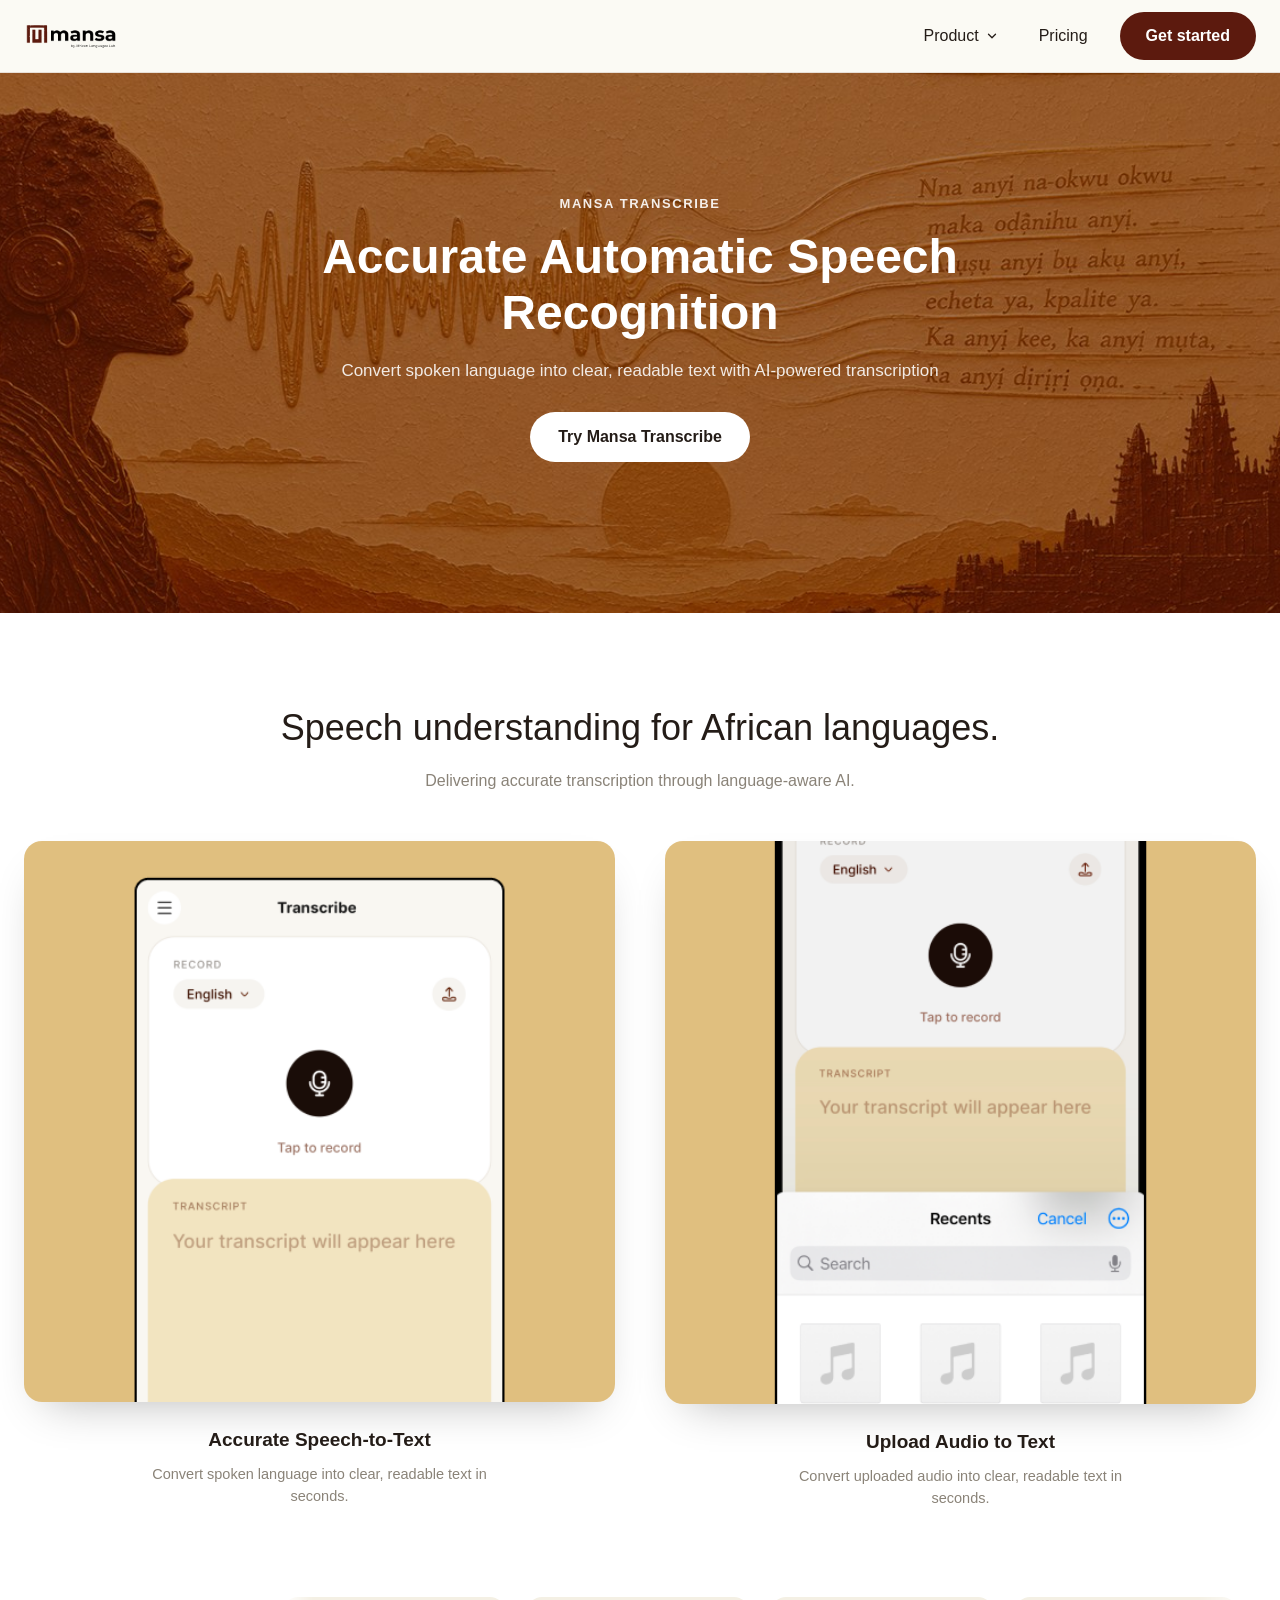
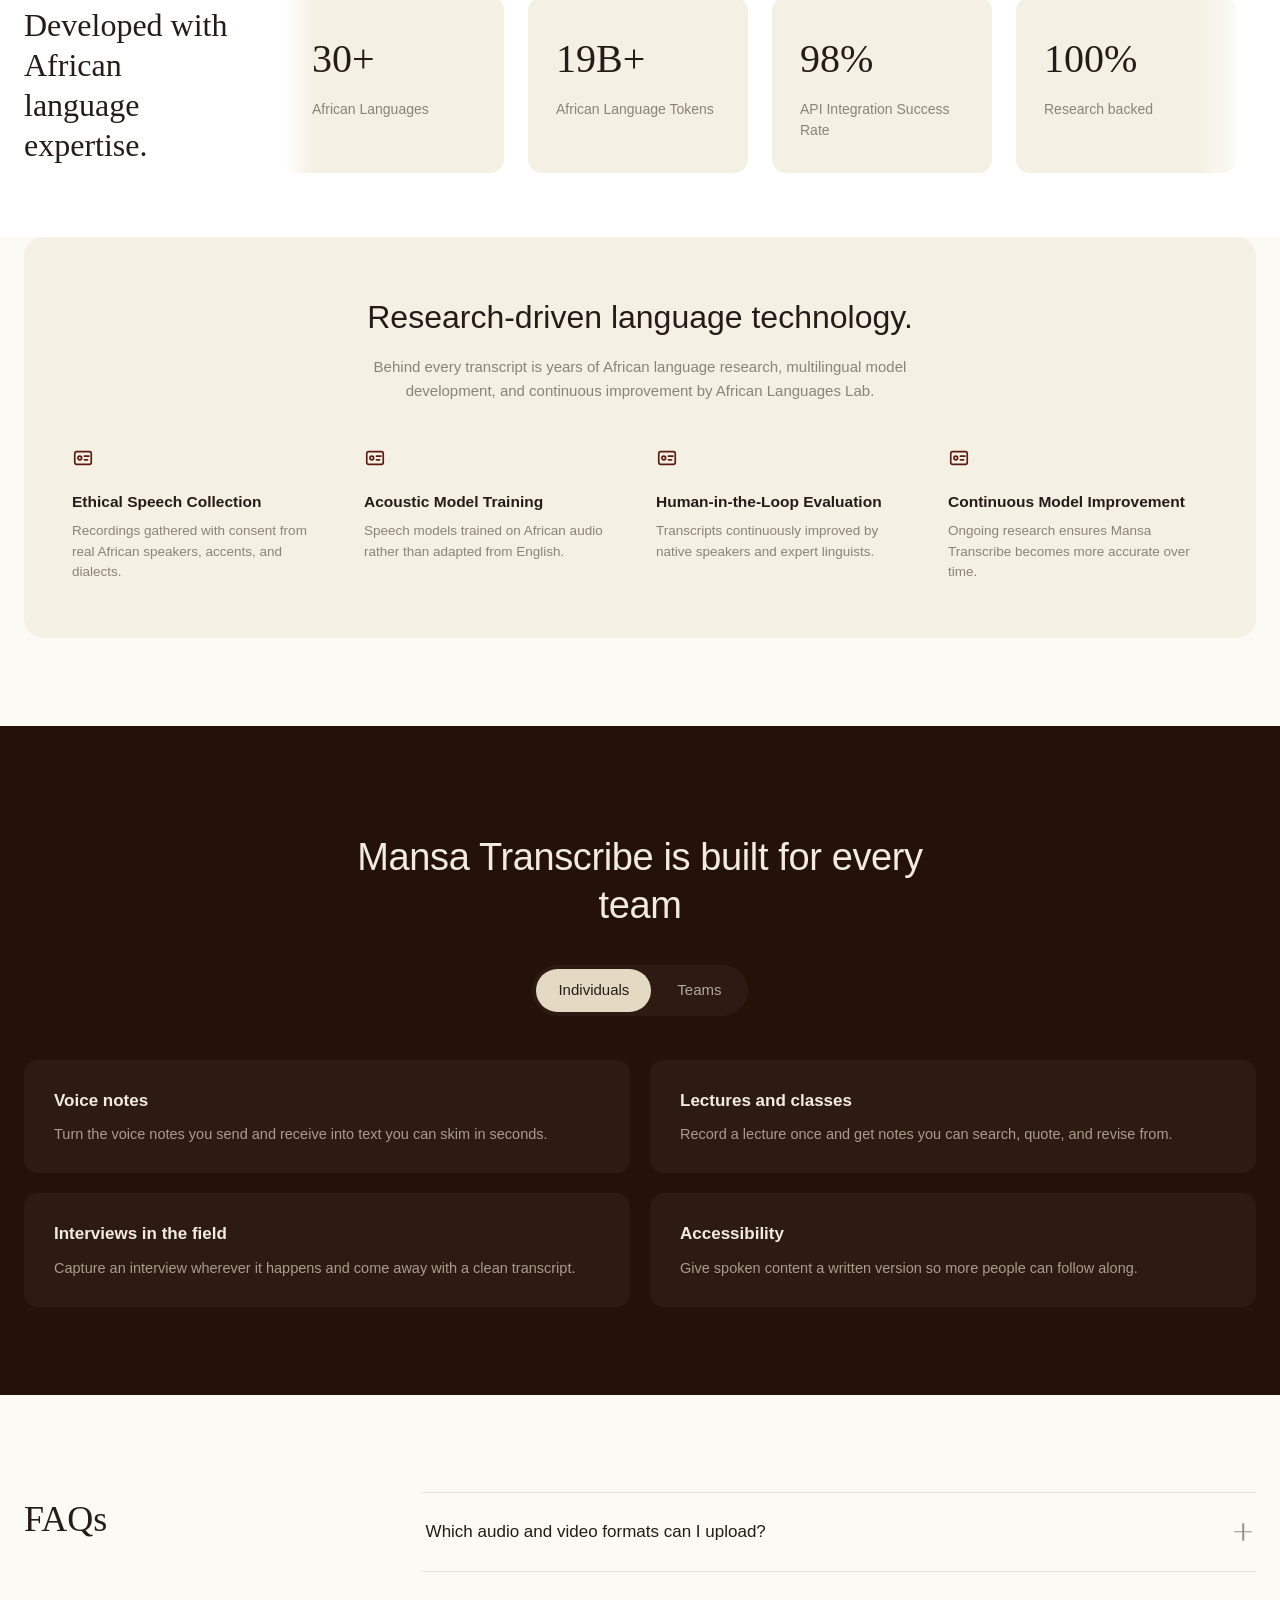
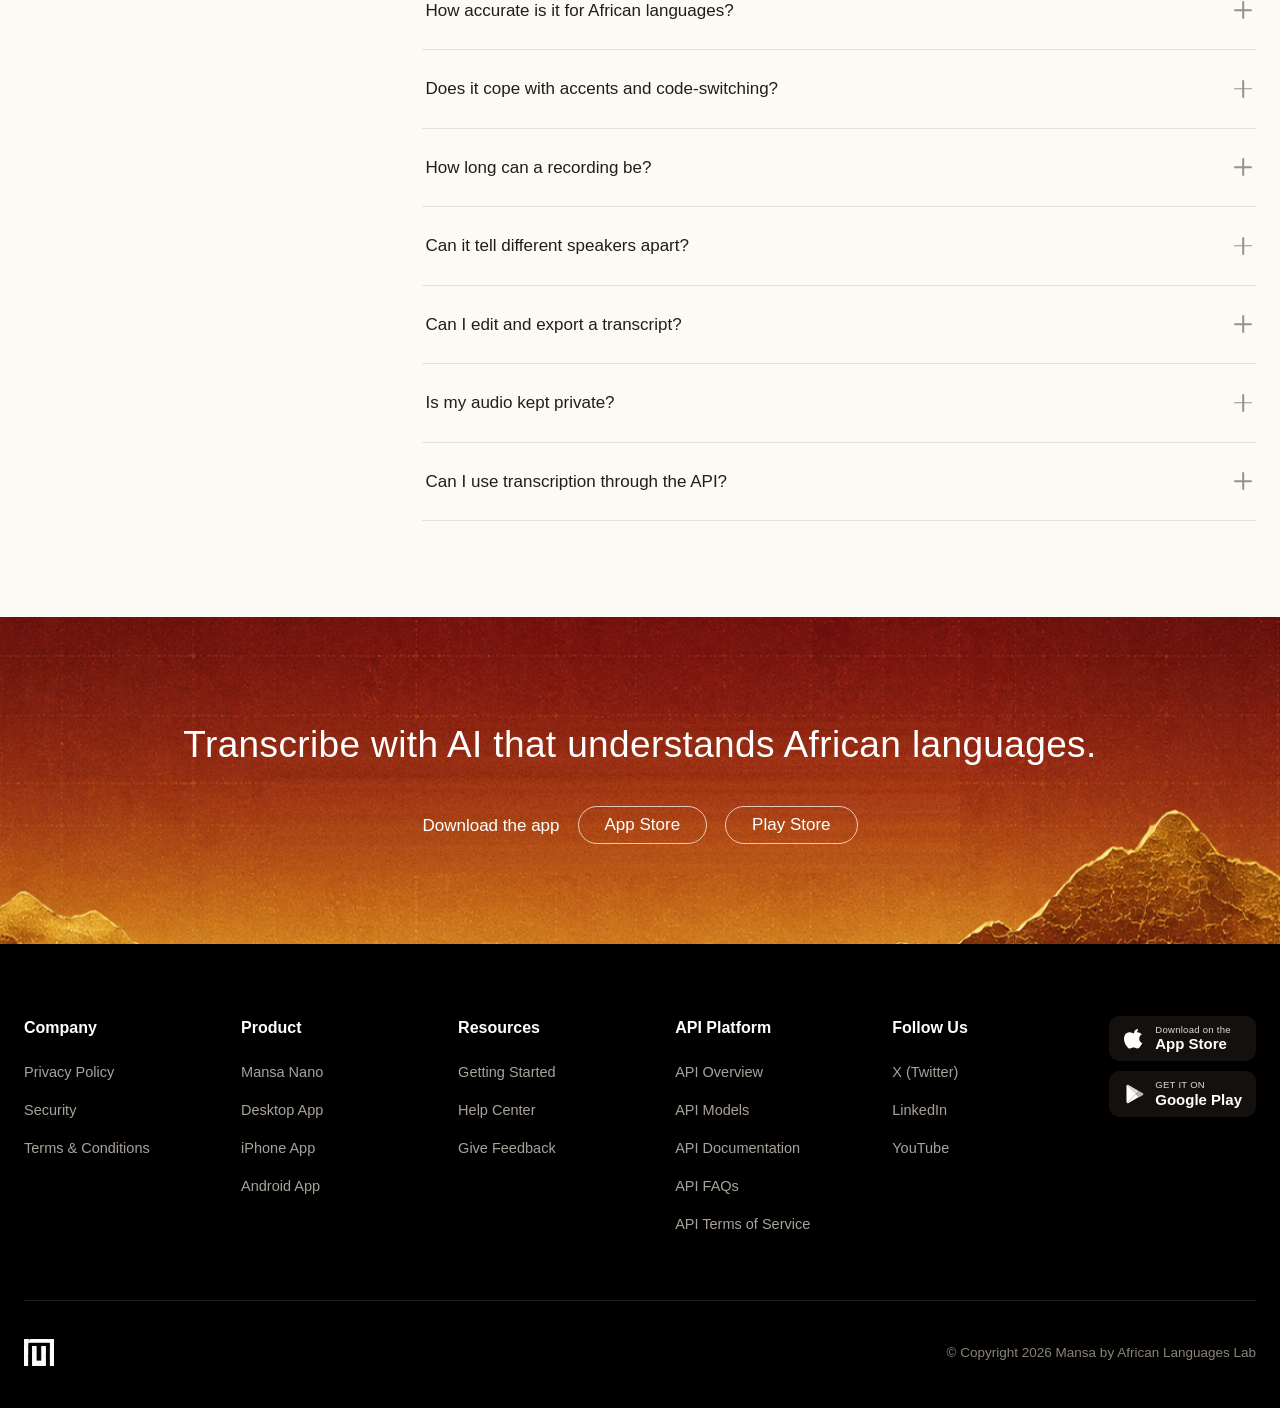
<file: site/mansa-transcribe.html>
<!DOCTYPE html>
<html lang="en">
<head>
  <meta charset="UTF-8" />
  <meta name="viewport" content="width=device-width, initial-scale=1.0" />
  <title>Mansa Transcribe — by African Languages Lab</title>
  <meta name="description" content="Convert speech into clear, readable text across African languages, dialects, and accents with AI-powered transcription built for the continent." />
  <link rel="canonical" href="https://african-languages-lab-ai.github.io/mansa-site/mansa-transcribe.html" />
  <meta property="og:type" content="website" />
  <meta property="og:site_name" content="Mansa" />
  <meta property="og:title" content="Mansa Transcribe — accurate speech recognition for African languages" />
  <meta property="og:description" content="Convert speech into clear, readable text across African languages, dialects, and accents with AI-powered transcription built for the continent." />
  <meta property="og:url" content="https://african-languages-lab-ai.github.io/mansa-site/mansa-transcribe.html" />
  <meta property="og:image" content="https://african-languages-lab-ai.github.io/mansa-site/images/social-card.jpg" />
  <meta property="og:image:secure_url" content="https://african-languages-lab-ai.github.io/mansa-site/images/social-card.jpg" />
  <meta property="og:image:type" content="image/jpeg" />
  <meta property="og:image:width" content="1200" />
  <meta property="og:image:height" content="630" />
  <meta property="og:image:alt" content="Mansa — the AI built for African languages" />
  <meta name="twitter:card" content="summary_large_image" />
  <meta name="twitter:title" content="Mansa Transcribe — accurate speech recognition for African languages" />
  <meta name="twitter:description" content="Convert speech into clear, readable text across African languages, dialects, and accents with AI-powered transcription built for the continent." />
  <meta name="twitter:image" content="https://african-languages-lab-ai.github.io/mansa-site/images/social-card.jpg" />
  <meta name="theme-color" content="#5C1A0E" />
  <link rel="icon" href="favicon.ico" sizes="any" />
  <link rel="icon" type="image/png" href="favicon.png" />
  <link rel="apple-touch-icon" href="apple-touch-icon.png" />
  <link rel="stylesheet" href="css/styles.css" />
</head>
<body>
  <header class="site-header">
    <div class="nav-inner">
      <a class="brand" href="index.html" aria-label="Mansa home">
        <img src="images/logo.png" alt="Mansa — by African Languages Lab" />
      </a>

      <button class="nav-toggle" aria-label="Open menu" aria-expanded="false" aria-controls="primary-nav">
        <span></span><span></span><span></span>
      </button>

      <nav class="primary-nav" id="primary-nav" aria-label="Primary">
        <ul class="nav-list">
          <li class="has-mega">
            <button class="nav-link nav-product" aria-expanded="false" aria-controls="mega-product" aria-haspopup="true">
              Product
              <svg class="chevron" viewBox="0 0 24 24" fill="none" stroke="currentColor" stroke-width="2.2" stroke-linecap="round" stroke-linejoin="round" aria-hidden="true">
                <polyline points="6 9 12 15 18 9"></polyline>
              </svg>
            </button>

            <div class="mega" id="mega-product">
              <div class="mega-inner">
                <a class="product-card" href="mansa-agent.html">
                  <img src="images/mansa-agent.png" alt="Mansa Agent" />
                  <span class="sr-only">Mansa Agent</span>
                </a>
                <a class="product-card" href="mansa-ai.html">
                  <img src="images/mansa-ai.png" alt="Mansa AI" />
                  <span class="sr-only">Mansa AI</span>
                </a>
                <a class="product-card" href="mansa-transcribe.html">
                  <img src="images/mansa-transcribe.png" alt="Mansa Transcribe" />
                  <span class="sr-only">Mansa Transcribe</span>
                </a>
                <a class="product-card" href="mansa-translate.html">
                  <img src="images/mansa-translate.png" alt="Mansa Translate" />
                  <span class="sr-only">Mansa Translate</span>
                </a>
              </div>
            </div>
          </li>

          <li><a class="nav-link" href="pricing.html">Pricing</a></li>

          <li class="nav-cta-item">
            <a class="btn-primary" href="https://mansa-web-six.vercel.app">Get started</a>
          </li>
        </ul>
      </nav>
    </div>
  </header>

  <main>
    <!-- ===== Hero ===== -->
    <section class="transcribe-hero">
      <img class="transcribe-hero-bg" src="images/transcribe-hero-bg.jpg" alt="" aria-hidden="true" data-parallax="0.1" data-parallax-scale="1.1" />
      <div class="transcribe-hero-inner">
        <span class="transcribe-hero-label">Mansa Transcribe</span>
        <h1 class="transcribe-hero-title">Accurate Automatic Speech Recognition</h1>
        <p class="transcribe-hero-sub">Convert spoken language into clear, readable text with AI-powered transcription</p>
        <a class="transcribe-hero-btn" href="https://mansa-web-six.vercel.app">Try Mansa Transcribe</a>
      </div>
    </section>

    <!-- ===== Features ===== -->
    <section class="tr-features">
      <div class="tr-features-inner">
        <h2 class="tr-features-title">Speech understanding for African languages.</h2>
        <p class="tr-features-sub">Delivering accurate transcription through language-aware AI.</p>

        <div class="tr-feature-grid">
          <div class="tr-feature-card">
            <div class="tr-feature-visual"><img src="images/tr-speech-to-text.png" alt="Accurate speech-to-text screen" data-parallax="0.06" data-parallax-scale="1.06"></div>
            <h3>Accurate Speech-to-Text</h3>
            <p>Convert spoken language into clear, readable text in seconds.</p>
          </div>
          <div class="tr-feature-card">
            <div class="tr-feature-visual"><img src="images/tr-upload-audio.png" alt="Upload audio to text screen" data-parallax="0.06" data-parallax-scale="1.06"></div>
            <h3>Upload Audio to Text</h3>
            <p>Convert uploaded audio into clear, readable text in seconds.</p>
          </div>
        </div>
      </div>
    </section>

    <!-- ===== Numbers ===== -->
    <section class="tr-numbers">
      <div class="numbers-row">
        <h3 class="numbers-heading">Developed with African language expertise.</h3>
        <div class="numbers-viewport">
          <div class="numbers-track">
            <div class="numbers-group">
              <div class="stat-card"><p class="stat-num">30+</p><p class="stat-label">African Languages</p></div>
              <div class="stat-card"><p class="stat-num">19B+</p><p class="stat-label">African Language Tokens</p></div>
              <div class="stat-card"><p class="stat-num">98%</p><p class="stat-label">API Integration Success Rate</p></div>
              <div class="stat-card"><p class="stat-num">100%</p><p class="stat-label">Research backed</p></div>
            </div>
            <div class="numbers-group" aria-hidden="true">
              <div class="stat-card"><p class="stat-num">30+</p><p class="stat-label">African Languages</p></div>
              <div class="stat-card"><p class="stat-num">19B+</p><p class="stat-label">African Language Tokens</p></div>
              <div class="stat-card"><p class="stat-num">98%</p><p class="stat-label">API Integration Success Rate</p></div>
              <div class="stat-card"><p class="stat-num">100%</p><p class="stat-label">Research backed</p></div>
            </div>
          </div>
        </div>
      </div>
    </section>

    <!-- ===== Research panel ===== -->
    <section style="padding: 0 24px;">
      <div class="research-panel">
        <h2 class="research-title">Research-driven language technology.</h2>
        <p class="research-sub">Behind every transcript is years of African language research, multilingual model development, and continuous improvement by African Languages Lab.</p>
        <div class="research-grid">
          <div class="research-item">
            <svg viewBox="0 0 24 24" fill="none" stroke="currentColor" stroke-width="1.8" stroke-linecap="round" stroke-linejoin="round" aria-hidden="true">
              <rect x="3" y="5" width="18" height="14" rx="2"></rect>
              <circle cx="8.5" cy="12" r="2"></circle>
              <path d="M13.5 10h5M13.5 14h3.5"></path>
            </svg>
            <h4>Ethical Speech Collection</h4>
            <p>Recordings gathered with consent from real African speakers, accents, and dialects.</p>
          </div>
          <div class="research-item">
            <svg viewBox="0 0 24 24" fill="none" stroke="currentColor" stroke-width="1.8" stroke-linecap="round" stroke-linejoin="round" aria-hidden="true">
              <rect x="3" y="5" width="18" height="14" rx="2"></rect>
              <circle cx="8.5" cy="12" r="2"></circle>
              <path d="M13.5 10h5M13.5 14h3.5"></path>
            </svg>
            <h4>Acoustic Model Training</h4>
            <p>Speech models trained on African audio rather than adapted from English.</p>
          </div>
          <div class="research-item">
            <svg viewBox="0 0 24 24" fill="none" stroke="currentColor" stroke-width="1.8" stroke-linecap="round" stroke-linejoin="round" aria-hidden="true">
              <rect x="3" y="5" width="18" height="14" rx="2"></rect>
              <circle cx="8.5" cy="12" r="2"></circle>
              <path d="M13.5 10h5M13.5 14h3.5"></path>
            </svg>
            <h4>Human-in-the-Loop Evaluation</h4>
            <p>Transcripts continuously improved by native speakers and expert linguists.</p>
          </div>
          <div class="research-item">
            <svg viewBox="0 0 24 24" fill="none" stroke="currentColor" stroke-width="1.8" stroke-linecap="round" stroke-linejoin="round" aria-hidden="true">
              <rect x="3" y="5" width="18" height="14" rx="2"></rect>
              <circle cx="8.5" cy="12" r="2"></circle>
              <path d="M13.5 10h5M13.5 14h3.5"></path>
            </svg>
            <h4>Continuous Model Improvement</h4>
            <p>Ongoing research ensures Mansa Transcribe becomes more accurate over time.</p>
          </div>
        </div>
      </div>
    </section>

    <!-- ===== Built for every team ===== -->
    <section class="agent-usage">
      <div class="agent-usage-inner">
        <h2 class="agent-heading agent-usage-title">Mansa Transcribe is built for every team</h2>

        <div class="au-tabs" data-tabs="transcribe-usage">
          <button type="button" class="au-tab is-active" data-tab="individuals">Individuals</button>
          <button type="button" class="au-tab" data-tab="teams">Teams</button>
        </div>

        <div class="au-grid" data-tab-panel="transcribe-usage" data-tab-value="individuals">
          <div class="au-card">
            <h3>Voice notes</h3>
            <p>Turn the voice notes you send and receive into text you can skim in seconds.</p>
          </div>
          <div class="au-card">
            <h3>Lectures and classes</h3>
            <p>Record a lecture once and get notes you can search, quote, and revise from.</p>
          </div>
          <div class="au-card">
            <h3>Interviews in the field</h3>
            <p>Capture an interview wherever it happens and come away with a clean transcript.</p>
          </div>
          <div class="au-card">
            <h3>Accessibility</h3>
            <p>Give spoken content a written version so more people can follow along.</p>
          </div>
        </div>
        <div class="au-grid" data-tab-panel="transcribe-usage" data-tab-value="teams" hidden>
          <div class="au-card">
            <h3>Meetings and calls</h3>
            <p>Automatically transcribe team meetings and customer calls for easy reference.</p>
          </div>
          <div class="au-card">
            <h3>Research at scale</h3>
            <p>Transcribe interviews and field recordings across every language your team works in.</p>
          </div>
          <div class="au-card">
            <h3>Compliance and records</h3>
            <p>Keep accurate, searchable records of spoken conversations for your organization.</p>
          </div>
          <div class="au-card">
            <h3>Support operations</h3>
            <p>Turn support calls into transcripts your team can review, tag, and act on.</p>
          </div>
        </div>
      </div>
    </section>

    <!-- ===== FAQs ===== -->
    <section class="faqs">
      <div class="faqs-inner">
        <h2 class="faqs-heading">FAQs</h2>
        <div class="faq-list" id="faq-list">
          <div class="faq-item">
            <button class="faq-q" aria-expanded="false">
              Which audio and video formats can I upload?              <span class="faq-icon" aria-hidden="true"></span>
            </button>
            <div class="faq-a"><div class="faq-a-inner"><p>Mansa Transcribe accepts the common formats including MP3, WAV, M4A, and MP4, so you can send a recording straight from your phone, a call, or a camera.</p></div></div>
          </div>
          <div class="faq-item">
            <button class="faq-q" aria-expanded="false">
              How accurate is it for African languages?              <span class="faq-icon" aria-hidden="true"></span>
            </button>
            <div class="faq-a"><div class="faq-a-inner"><p>Our models are trained on African speech rather than adapted from English, so accents, local names, and pronunciation are handled far better than by general-purpose transcription.</p></div></div>
          </div>
          <div class="faq-item">
            <button class="faq-q" aria-expanded="false">
              Does it cope with accents and code-switching?              <span class="faq-icon" aria-hidden="true"></span>
            </button>
            <div class="faq-a"><div class="faq-a-inner"><p>Yes. Mansa is built for how people actually speak, including switching between an African language and English in the middle of a sentence.</p></div></div>
          </div>
          <div class="faq-item">
            <button class="faq-q" aria-expanded="false">
              How long can a recording be?              <span class="faq-icon" aria-hidden="true"></span>
            </button>
            <div class="faq-a"><div class="faq-a-inner"><p>Anything from a short voice note to a long interview or meeting. Longer files are processed in the background and you are notified when the transcript is ready.</p></div></div>
          </div>
          <div class="faq-item">
            <button class="faq-q" aria-expanded="false">
              Can it tell different speakers apart?              <span class="faq-icon" aria-hidden="true"></span>
            </button>
            <div class="faq-a"><div class="faq-a-inner"><p>Yes. Transcripts can be split by speaker, which keeps meetings, interviews, and panel recordings readable.</p></div></div>
          </div>
          <div class="faq-item">
            <button class="faq-q" aria-expanded="false">
              Can I edit and export a transcript?              <span class="faq-icon" aria-hidden="true"></span>
            </button>
            <div class="faq-a"><div class="faq-a-inner"><p>You can correct a transcript in the app and export it as text, ready to drop into your notes, documents, or subtitles.</p></div></div>
          </div>
          <div class="faq-item">
            <button class="faq-q" aria-expanded="false">
              Is my audio kept private?              <span class="faq-icon" aria-hidden="true"></span>
            </button>
            <div class="faq-a"><div class="faq-a-inner"><p>Your recordings are never used to train our models without explicit consent, and enterprise audio is handled under strict privacy and security controls.</p></div></div>
          </div>
          <div class="faq-item">
            <button class="faq-q" aria-expanded="false">
              Can I use transcription through the API?              <span class="faq-icon" aria-hidden="true"></span>
            </button>
            <div class="faq-a"><div class="faq-a-inner"><p>Yes. The speech recognition API lets you add African-language transcription directly into your own product or pipeline.</p></div></div>
          </div>
        </div>
      </div>
    </section>

    <!-- ===== Final CTA ===== -->
    <section class="cta">
      <img class="cta-bg-img" src="images/cta-bg.png" alt="" aria-hidden="true" data-parallax="0.15" data-parallax-scale="1.1" />
      <div class="cta-inner">
        <h2 class="cta-title">Transcribe with AI that understands African languages.</h2>
        <div class="cta-actions">
          <span class="cta-label">Download the app</span>
          <a class="cta-btn" href="https://mansa-web-six.vercel.app">App Store</a>
          <a class="cta-btn" href="https://mansa-web-six.vercel.app">Play Store</a>
        </div>
      </div>
    </section>
  </main>

  <!-- ===== Footer ===== -->
  <footer class="site-footer">
    <div class="footer-inner">
      <div class="footer-grid">
        <div class="footer-col">
          <h4>Company</h4>
          <ul>
            <li><a href="#">Privacy Policy</a></li>
            <li><a href="#">Security</a></li>
            <li><a href="#">Terms &amp; Conditions</a></li>
          </ul>
        </div>
        <div class="footer-col">
          <h4>Product</h4>
          <ul>
            <li><a href="#">Mansa Nano</a></li>
            <li><a href="#">Desktop App</a></li>
            <li><a href="#">iPhone App</a></li>
            <li><a href="#">Android App</a></li>
          </ul>
        </div>
        <div class="footer-col">
          <h4>Resources</h4>
          <ul>
            <li><a href="get-started.html">Getting Started</a></li>
            <li><a href="#">Help Center</a></li>
            <li><a href="#">Give Feedback</a></li>
          </ul>
        </div>
        <div class="footer-col">
          <h4>API Platform</h4>
          <ul>
            <li><a href="#">API Overview</a></li>
            <li><a href="#">API Models</a></li>
            <li><a href="#">API Documentation</a></li>
            <li><a href="#">API FAQs</a></li>
            <li><a href="#">API Terms of Service</a></li>
          </ul>
        </div>
        <div class="footer-col">
          <h4>Follow Us</h4>
          <ul>
            <li><a href="#">X (Twitter)</a></li>
            <li><a href="#">LinkedIn</a></li>
            <li><a href="#">YouTube</a></li>
          </ul>
        </div>
        <div class="footer-stores">
          <a class="store-badge" href="https://mansa-web-six.vercel.app">
            <svg viewBox="0 0 24 24" fill="currentColor" aria-hidden="true"><path d="M16.365 1.43c0 1.14-.437 2.086-1.312 2.837-.874.75-1.87 1.14-2.986 1.17-.083-1.05.32-2.02 1.208-2.91.874-.87 1.883-1.34 3.028-1.41.03.1.06.2.062.313zM20.6 17.24c-.36.83-.78 1.58-1.26 2.25-.66.92-1.2 1.56-1.62 1.92-.66.6-1.36.9-2.1.92-.54.02-1.19-.15-1.95-.5-.76-.35-1.46-.5-2.1-.5-.67 0-1.4.15-2.18.5-.79.35-1.42.53-1.9.55-.72.03-1.44-.28-2.14-.94-.46-.39-1.03-1.06-1.71-2.01-.73-1.02-1.33-2.2-1.8-3.55-.5-1.45-.75-2.85-.75-4.21 0-1.56.34-2.9 1.02-4.02.53-.9 1.24-1.62 2.12-2.14.88-.53 1.83-.8 2.85-.82.57 0 1.32.18 2.26.53.94.35 1.54.53 1.8.53.2 0 .87-.2 2-.62 1.07-.38 1.98-.54 2.72-.48 2.01.16 3.53.96 4.53 2.4-1.8 1.09-2.69 2.62-2.67 4.58.02 1.53.57 2.8 1.65 3.8.5.46 1.05.82 1.66 1.07-.13.4-.28.79-.44 1.17z"></path></svg>
            <span class="store-text"><span class="store-eyebrow">Download on the</span><span class="store-name">App Store</span></span>
          </a>
          <a class="store-badge" href="https://mansa-web-six.vercel.app">
            <svg viewBox="0 0 24 24" fill="currentColor" aria-hidden="true"><path d="M4.3 2.3c-.3.3-.5.8-.5 1.4v16.6c0 .6.2 1.1.5 1.4l.1.1L14 12v-.2L4.4 2.2l-.1.1z"></path><path d="M17.3 15.3 14 12l3.3-3.3 4.1 2.3c1.1.6 1.1 1.7 0 2.4l-4.1 2.3z" opacity=".7"></path><path d="M17.3 15.3 14 12 4.3 21.7c.4.4 1 .4 1.7 0l11.3-6.4z"></path><path d="M17.3 8.7 6 2.3c-.7-.4-1.3-.4-1.7 0L14 12l3.3-3.3z" opacity=".85"></path></svg>
            <span class="store-text"><span class="store-eyebrow">GET IT ON</span><span class="store-name">Google Play</span></span>
          </a>
        </div>
      </div>

      <div class="footer-bottom">
        <span class="footer-mark" aria-hidden="true">
          <img src="images/mansa-mark-white.png" alt="">
        </span>
        <p class="footer-copy">© Copyright 2026 Mansa by African Languages Lab</p>
      </div>
    </div>
  </footer>

  <script src="js/main.js"></script>
</body>
</html>
</file>
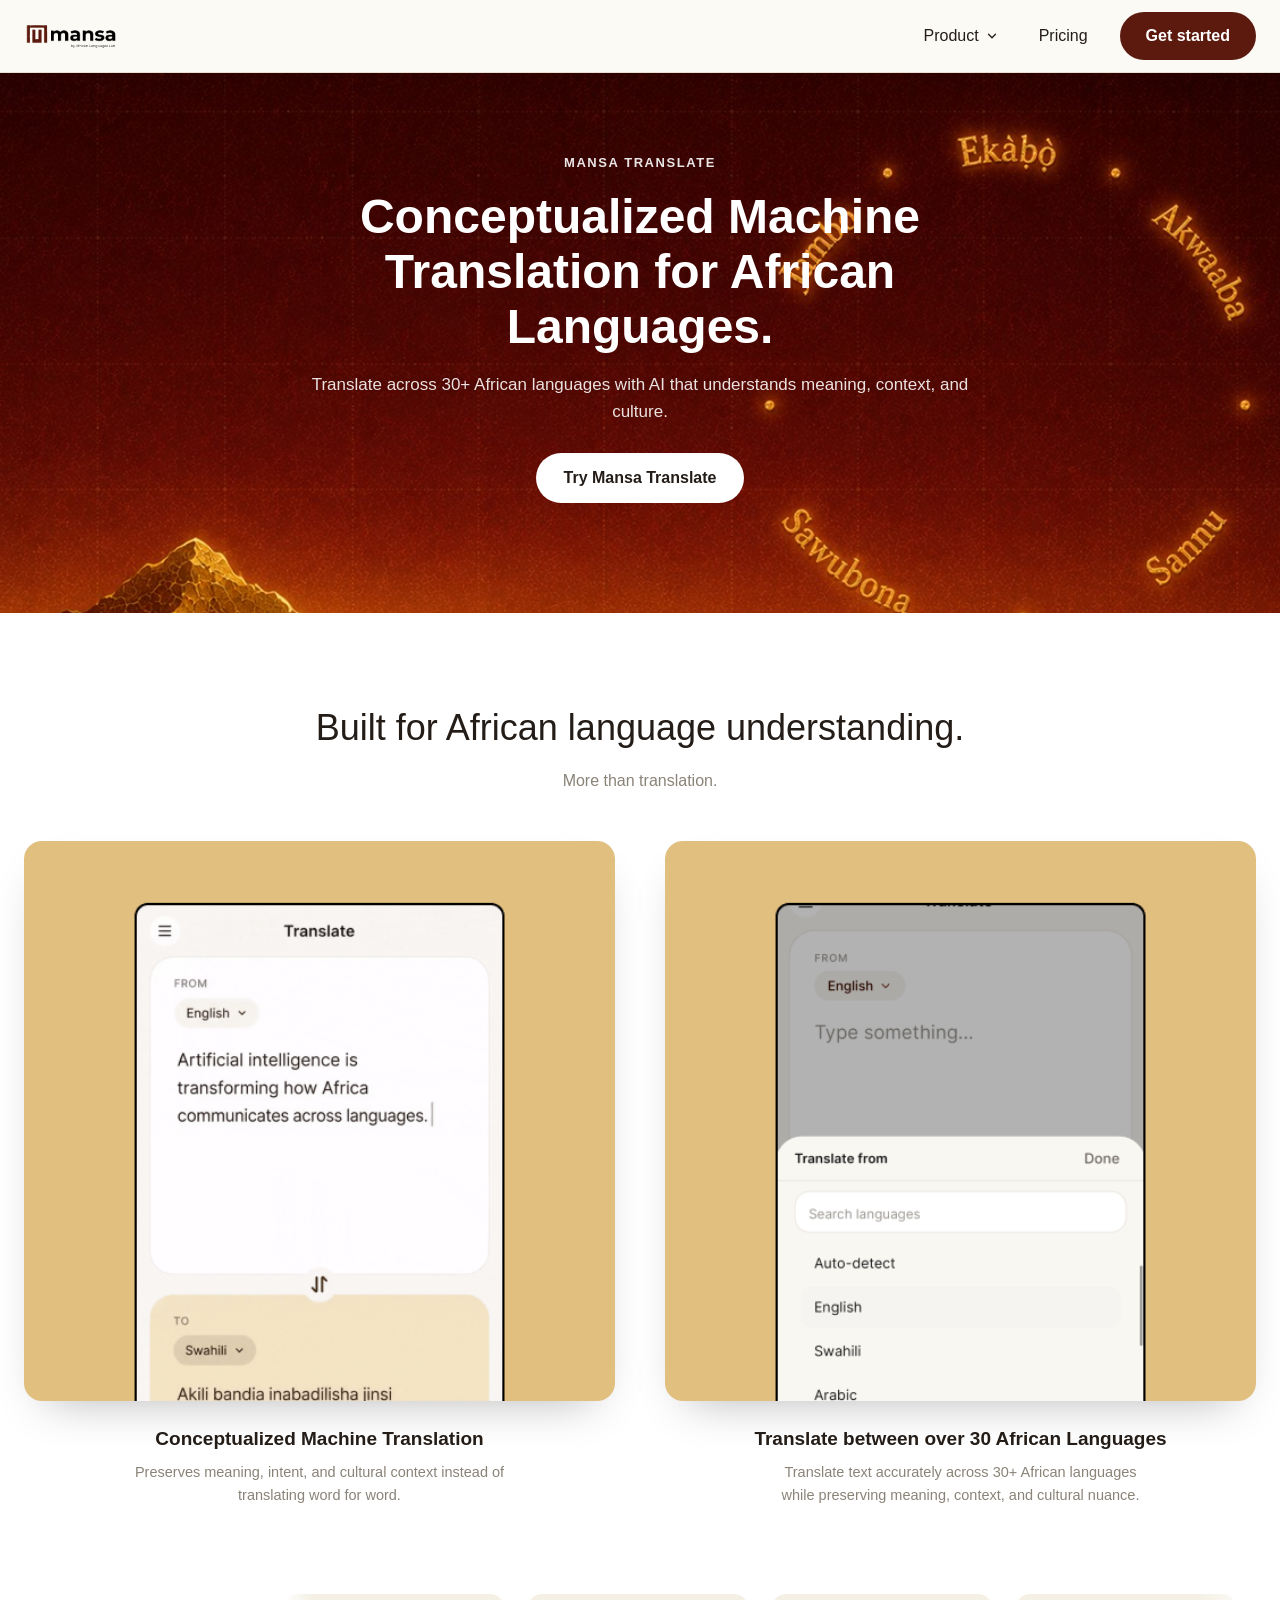
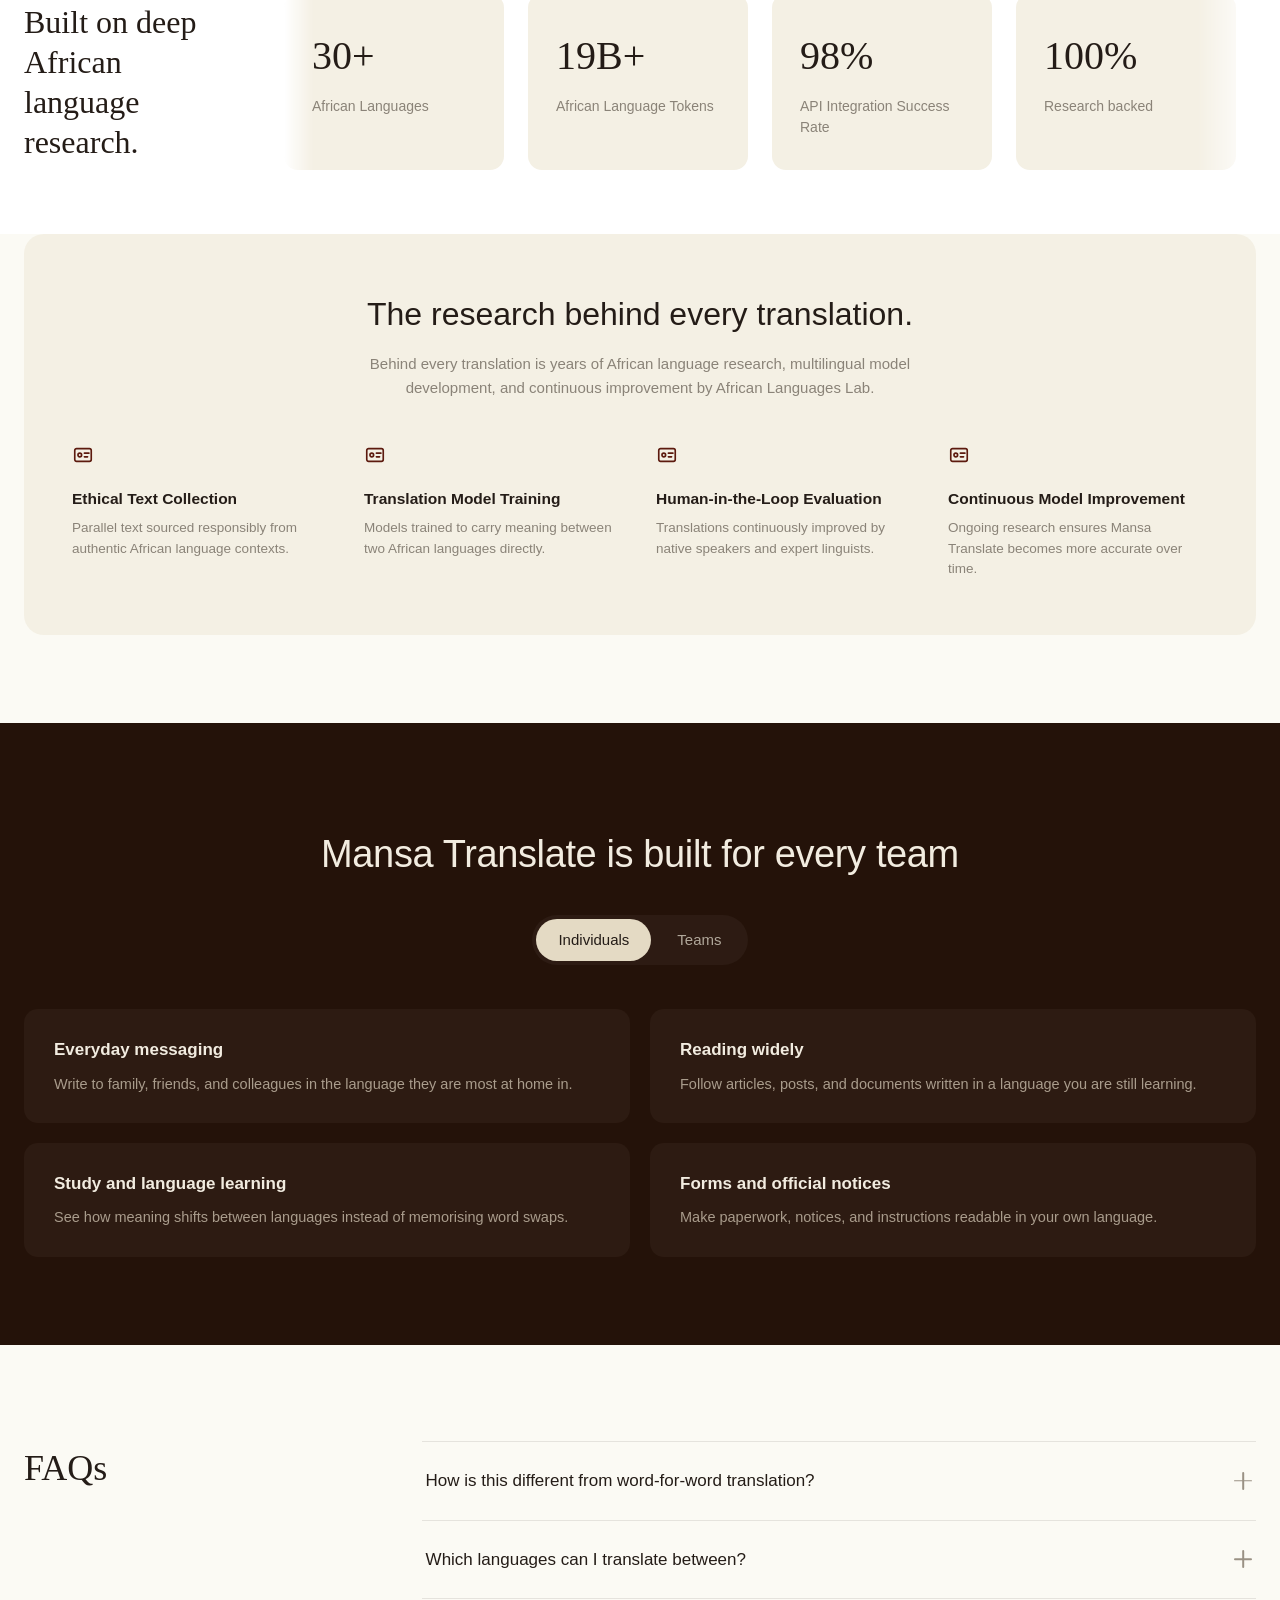
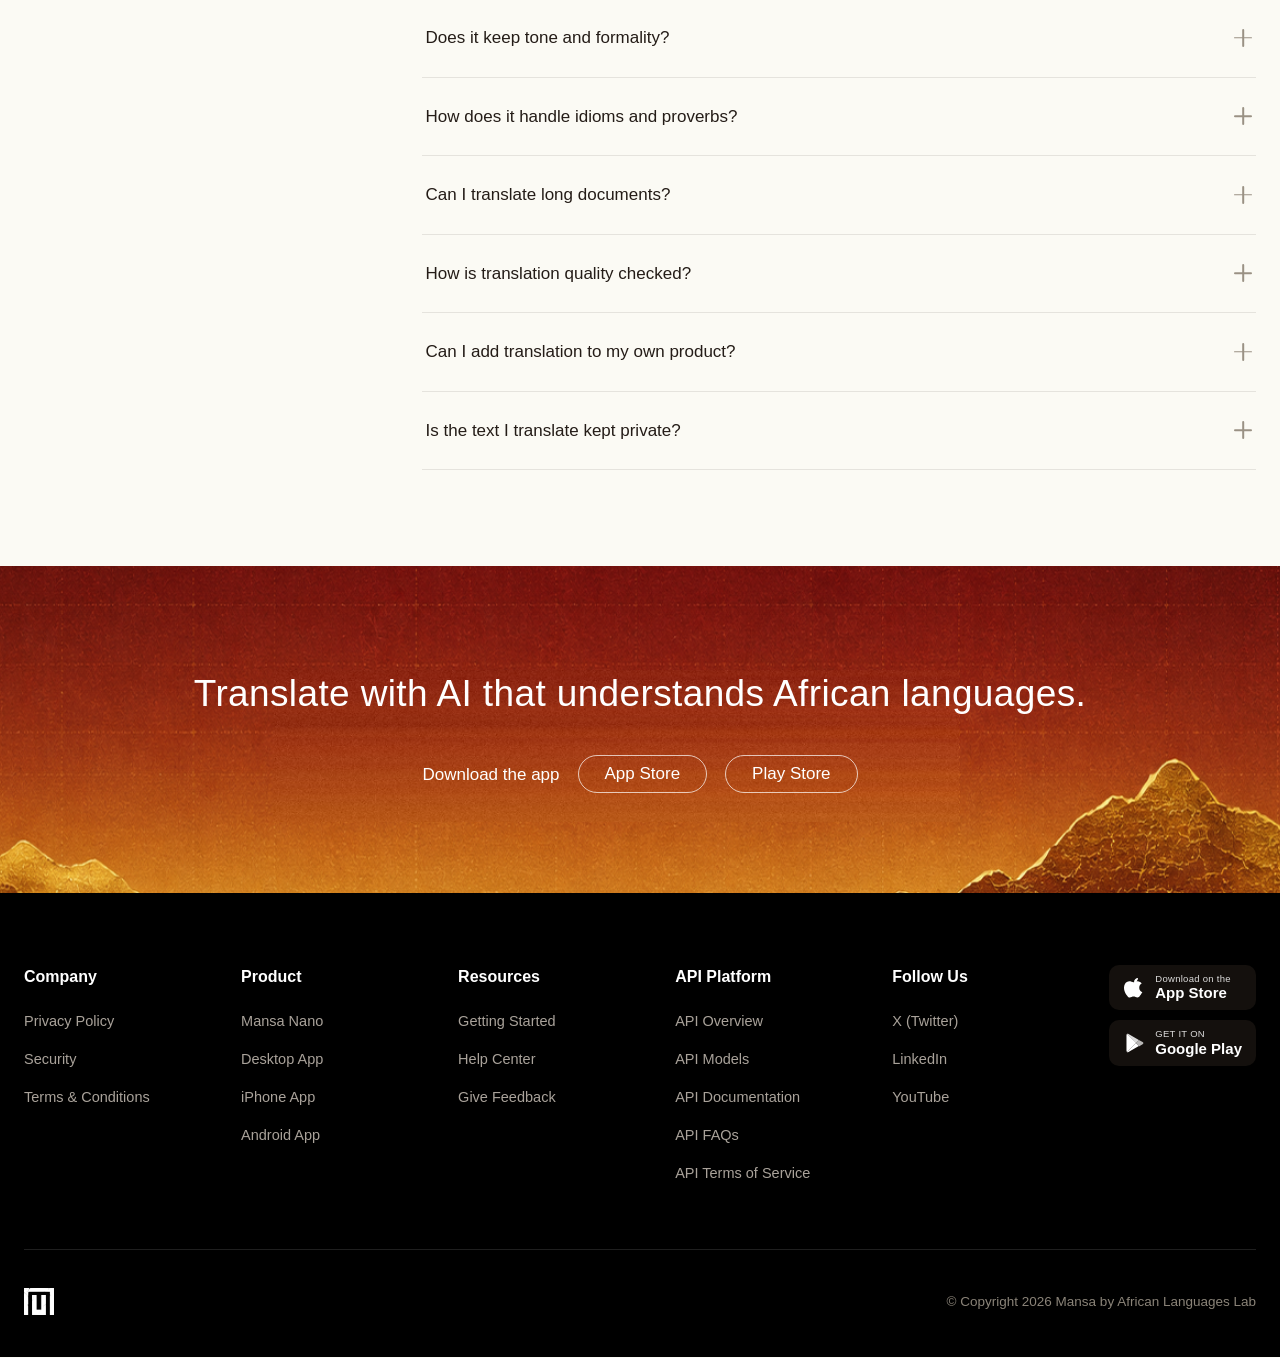
<file: site/mansa-translate.html>
<!DOCTYPE html>
<html lang="en">
<head>
  <meta charset="UTF-8" />
  <meta name="viewport" content="width=device-width, initial-scale=1.0" />
  <title>Mansa Translate — by African Languages Lab</title>
  <meta name="description" content="Translate across 30+ African languages with AI that preserves meaning, context, and cultural nuance instead of translating word for word." />
  <link rel="canonical" href="https://african-languages-lab-ai.github.io/mansa-site/mansa-translate.html" />
  <meta property="og:type" content="website" />
  <meta property="og:site_name" content="Mansa" />
  <meta property="og:title" content="Mansa Translate — conceptualized machine translation for African languages" />
  <meta property="og:description" content="Translate across 30+ African languages with AI that preserves meaning, context, and cultural nuance instead of translating word for word." />
  <meta property="og:url" content="https://african-languages-lab-ai.github.io/mansa-site/mansa-translate.html" />
  <meta property="og:image" content="https://african-languages-lab-ai.github.io/mansa-site/images/social-card.jpg" />
  <meta property="og:image:secure_url" content="https://african-languages-lab-ai.github.io/mansa-site/images/social-card.jpg" />
  <meta property="og:image:type" content="image/jpeg" />
  <meta property="og:image:width" content="1200" />
  <meta property="og:image:height" content="630" />
  <meta property="og:image:alt" content="Mansa — the AI built for African languages" />
  <meta name="twitter:card" content="summary_large_image" />
  <meta name="twitter:title" content="Mansa Translate — conceptualized machine translation for African languages" />
  <meta name="twitter:description" content="Translate across 30+ African languages with AI that preserves meaning, context, and cultural nuance instead of translating word for word." />
  <meta name="twitter:image" content="https://african-languages-lab-ai.github.io/mansa-site/images/social-card.jpg" />
  <meta name="theme-color" content="#5C1A0E" />
  <link rel="icon" href="favicon.ico" sizes="any" />
  <link rel="icon" type="image/png" href="favicon.png" />
  <link rel="apple-touch-icon" href="apple-touch-icon.png" />
  <link rel="stylesheet" href="css/styles.css" />
</head>
<body>
  <header class="site-header">
    <div class="nav-inner">
      <a class="brand" href="index.html" aria-label="Mansa home">
        <img src="images/logo.png" alt="Mansa — by African Languages Lab" />
      </a>

      <button class="nav-toggle" aria-label="Open menu" aria-expanded="false" aria-controls="primary-nav">
        <span></span><span></span><span></span>
      </button>

      <nav class="primary-nav" id="primary-nav" aria-label="Primary">
        <ul class="nav-list">
          <li class="has-mega">
            <button class="nav-link nav-product" aria-expanded="false" aria-controls="mega-product" aria-haspopup="true">
              Product
              <svg class="chevron" viewBox="0 0 24 24" fill="none" stroke="currentColor" stroke-width="2.2" stroke-linecap="round" stroke-linejoin="round" aria-hidden="true">
                <polyline points="6 9 12 15 18 9"></polyline>
              </svg>
            </button>

            <div class="mega" id="mega-product">
              <div class="mega-inner">
                <a class="product-card" href="mansa-agent.html">
                  <img src="images/mansa-agent.png" alt="Mansa Agent" />
                  <span class="sr-only">Mansa Agent</span>
                </a>
                <a class="product-card" href="mansa-ai.html">
                  <img src="images/mansa-ai.png" alt="Mansa AI" />
                  <span class="sr-only">Mansa AI</span>
                </a>
                <a class="product-card" href="mansa-transcribe.html">
                  <img src="images/mansa-transcribe.png" alt="Mansa Transcribe" />
                  <span class="sr-only">Mansa Transcribe</span>
                </a>
                <a class="product-card" href="mansa-translate.html">
                  <img src="images/mansa-translate.png" alt="Mansa Translate" />
                  <span class="sr-only">Mansa Translate</span>
                </a>
              </div>
            </div>
          </li>

          <li><a class="nav-link" href="pricing.html">Pricing</a></li>

          <li class="nav-cta-item">
            <a class="btn-primary" href="https://mansa-web-six.vercel.app">Get started</a>
          </li>
        </ul>
      </nav>
    </div>
  </header>

  <main>
    <!-- ===== Hero ===== -->
    <section class="transcribe-hero">
      <img class="transcribe-hero-bg" src="images/translate-hero-bg.jpg" alt="" aria-hidden="true" data-parallax="0.1" data-parallax-scale="1.1" />
      <div class="transcribe-hero-inner">
        <span class="transcribe-hero-label">Mansa Translate</span>
        <h1 class="transcribe-hero-title">Conceptualized Machine Translation for African Languages.</h1>
        <p class="transcribe-hero-sub">Translate across 30+ African languages with AI that understands meaning, context, and culture.</p>
        <a class="transcribe-hero-btn" href="https://mansa-web-six.vercel.app">Try Mansa Translate</a>
      </div>
    </section>

    <!-- ===== Features ===== -->
    <section class="tr-features">
      <div class="tr-features-inner">
        <h2 class="tr-features-title">Built for African language understanding.</h2>
        <p class="tr-features-sub">More than translation.</p>

        <div class="tr-feature-grid">
          <div class="tr-feature-card">
            <div class="tr-feature-visual"><img src="images/tl-conceptualized.png" alt="Translating English into Swahili in the Mansa app" data-parallax="0.06" data-parallax-scale="1.06"></div>
            <h3>Conceptualized Machine Translation</h3>
            <p>Preserves meaning, intent, and cultural context instead of translating word for word.</p>
          </div>
          <div class="tr-feature-card">
            <div class="tr-feature-visual"><img src="images/tl-30-languages.png" alt="Choosing a language from the Mansa translate picker" data-parallax="0.06" data-parallax-scale="1.06"></div>
            <h3>Translate between over 30 African Languages</h3>
            <p>Translate text accurately across 30+ African languages while preserving meaning, context, and cultural nuance.</p>
          </div>
        </div>
      </div>
    </section>

    <!-- ===== Numbers ===== -->
    <section class="tr-numbers">
      <div class="numbers-row">
        <h3 class="numbers-heading">Built on deep African language research.</h3>
        <div class="numbers-viewport">
          <div class="numbers-track">
            <div class="numbers-group">
              <div class="stat-card"><p class="stat-num">30+</p><p class="stat-label">African Languages</p></div>
              <div class="stat-card"><p class="stat-num">19B+</p><p class="stat-label">African Language Tokens</p></div>
              <div class="stat-card"><p class="stat-num">98%</p><p class="stat-label">API Integration Success Rate</p></div>
              <div class="stat-card"><p class="stat-num">100%</p><p class="stat-label">Research backed</p></div>
            </div>
            <div class="numbers-group" aria-hidden="true">
              <div class="stat-card"><p class="stat-num">30+</p><p class="stat-label">African Languages</p></div>
              <div class="stat-card"><p class="stat-num">19B+</p><p class="stat-label">African Language Tokens</p></div>
              <div class="stat-card"><p class="stat-num">98%</p><p class="stat-label">API Integration Success Rate</p></div>
              <div class="stat-card"><p class="stat-num">100%</p><p class="stat-label">Research backed</p></div>
            </div>
          </div>
        </div>
      </div>
    </section>

    <!-- ===== Research panel ===== -->
    <section style="padding: 0 24px;">
      <div class="research-panel">
        <h2 class="research-title">The research behind every translation.</h2>
        <p class="research-sub">Behind every translation is years of African language research, multilingual model development, and continuous improvement by African Languages Lab.</p>
        <div class="research-grid">
          <div class="research-item">
            <svg viewBox="0 0 24 24" fill="none" stroke="currentColor" stroke-width="1.8" stroke-linecap="round" stroke-linejoin="round" aria-hidden="true">
              <rect x="3" y="5" width="18" height="14" rx="2"></rect>
              <circle cx="8.5" cy="12" r="2"></circle>
              <path d="M13.5 10h5M13.5 14h3.5"></path>
            </svg>
            <h4>Ethical Text Collection</h4>
            <p>Parallel text sourced responsibly from authentic African language contexts.</p>
          </div>
          <div class="research-item">
            <svg viewBox="0 0 24 24" fill="none" stroke="currentColor" stroke-width="1.8" stroke-linecap="round" stroke-linejoin="round" aria-hidden="true">
              <rect x="3" y="5" width="18" height="14" rx="2"></rect>
              <circle cx="8.5" cy="12" r="2"></circle>
              <path d="M13.5 10h5M13.5 14h3.5"></path>
            </svg>
            <h4>Translation Model Training</h4>
            <p>Models trained to carry meaning between two African languages directly.</p>
          </div>
          <div class="research-item">
            <svg viewBox="0 0 24 24" fill="none" stroke="currentColor" stroke-width="1.8" stroke-linecap="round" stroke-linejoin="round" aria-hidden="true">
              <rect x="3" y="5" width="18" height="14" rx="2"></rect>
              <circle cx="8.5" cy="12" r="2"></circle>
              <path d="M13.5 10h5M13.5 14h3.5"></path>
            </svg>
            <h4>Human-in-the-Loop Evaluation</h4>
            <p>Translations continuously improved by native speakers and expert linguists.</p>
          </div>
          <div class="research-item">
            <svg viewBox="0 0 24 24" fill="none" stroke="currentColor" stroke-width="1.8" stroke-linecap="round" stroke-linejoin="round" aria-hidden="true">
              <rect x="3" y="5" width="18" height="14" rx="2"></rect>
              <circle cx="8.5" cy="12" r="2"></circle>
              <path d="M13.5 10h5M13.5 14h3.5"></path>
            </svg>
            <h4>Continuous Model Improvement</h4>
            <p>Ongoing research ensures Mansa Translate becomes more accurate over time.</p>
          </div>
        </div>
      </div>
    </section>

    <!-- ===== Built for every team ===== -->
    <section class="agent-usage">
      <div class="agent-usage-inner">
        <h2 class="agent-heading agent-usage-title">Mansa Translate is built for every team</h2>

        <div class="au-tabs" data-tabs="translate-usage">
          <button type="button" class="au-tab is-active" data-tab="individuals">Individuals</button>
          <button type="button" class="au-tab" data-tab="teams">Teams</button>
        </div>

        <div class="au-grid" data-tab-panel="translate-usage" data-tab-value="individuals">
          <div class="au-card">
            <h3>Everyday messaging</h3>
            <p>Write to family, friends, and colleagues in the language they are most at home in.</p>
          </div>
          <div class="au-card">
            <h3>Reading widely</h3>
            <p>Follow articles, posts, and documents written in a language you are still learning.</p>
          </div>
          <div class="au-card">
            <h3>Study and language learning</h3>
            <p>See how meaning shifts between languages instead of memorising word swaps.</p>
          </div>
          <div class="au-card">
            <h3>Forms and official notices</h3>
            <p>Make paperwork, notices, and instructions readable in your own language.</p>
          </div>
        </div>
        <div class="au-grid" data-tab-panel="translate-usage" data-tab-value="teams" hidden>
          <div class="au-card">
            <h3>Customer support</h3>
            <p>Answer customers in their own language without losing tone or intent.</p>
          </div>
          <div class="au-card">
            <h3>Localization</h3>
            <p>Adapt products, help centres, and campaigns into African languages at scale.</p>
          </div>
          <div class="au-card">
            <h3>Internal communication</h3>
            <p>Keep multilingual teams aligned by translating updates and documentation.</p>
          </div>
          <div class="au-card">
            <h3>Public information</h3>
            <p>Publish health, education, and civic information in the languages people speak.</p>
          </div>
        </div>
      </div>
    </section>

    <!-- ===== FAQs ===== -->
    <section class="faqs">
      <div class="faqs-inner">
        <h2 class="faqs-heading">FAQs</h2>
        <div class="faq-list" id="faq-list">
          <div class="faq-item">
            <button class="faq-q" aria-expanded="false">
              How is this different from word-for-word translation?              <span class="faq-icon" aria-hidden="true"></span>
            </button>
            <div class="faq-a"><div class="faq-a-inner"><p>Instead of swapping words one at a time, Mansa translates the intent behind a sentence, so tone, idiom, and cultural context survive the move between languages.</p></div></div>
          </div>
          <div class="faq-item">
            <button class="faq-q" aria-expanded="false">
              Which languages can I translate between?              <span class="faq-icon" aria-hidden="true"></span>
            </button>
            <div class="faq-a"><div class="faq-a-inner"><p>Mansa Translate covers 30+ African languages alongside English, and can translate between two African languages directly rather than routing through English.</p></div></div>
          </div>
          <div class="faq-item">
            <button class="faq-q" aria-expanded="false">
              Does it keep tone and formality?              <span class="faq-icon" aria-hidden="true"></span>
            </button>
            <div class="faq-a"><div class="faq-a-inner"><p>Yes. Translations preserve register, so a formal notice stays formal and a casual message still sounds casual.</p></div></div>
          </div>
          <div class="faq-item">
            <button class="faq-q" aria-expanded="false">
              How does it handle idioms and proverbs?              <span class="faq-icon" aria-hidden="true"></span>
            </button>
            <div class="faq-a"><div class="faq-a-inner"><p>Idioms are translated for meaning rather than literally, so proverbs and figures of speech land the way they were intended.</p></div></div>
          </div>
          <div class="faq-item">
            <button class="faq-q" aria-expanded="false">
              Can I translate long documents?              <span class="faq-icon" aria-hidden="true"></span>
            </button>
            <div class="faq-a"><div class="faq-a-inner"><p>Yes. Longer passages and documents are translated as a whole, so structure and meaning stay intact across the full text.</p></div></div>
          </div>
          <div class="faq-item">
            <button class="faq-q" aria-expanded="false">
              How is translation quality checked?              <span class="faq-icon" aria-hidden="true"></span>
            </button>
            <div class="faq-a"><div class="faq-a-inner"><p>Native speakers and expert linguists review translations continuously, and that feedback feeds back into model training.</p></div></div>
          </div>
          <div class="faq-item">
            <button class="faq-q" aria-expanded="false">
              Can I add translation to my own product?              <span class="faq-icon" aria-hidden="true"></span>
            </button>
            <div class="faq-a"><div class="faq-a-inner"><p>Yes. The translation API lets you build African-language translation into your app, website, or support tooling.</p></div></div>
          </div>
          <div class="faq-item">
            <button class="faq-q" aria-expanded="false">
              Is the text I translate kept private?              <span class="faq-icon" aria-hidden="true"></span>
            </button>
            <div class="faq-a"><div class="faq-a-inner"><p>Text you translate is never used to train our models without explicit consent, and enterprise data is handled under strict privacy and security controls.</p></div></div>
          </div>
        </div>
      </div>
    </section>

    <!-- ===== Final CTA ===== -->
    <section class="cta">
      <img class="cta-bg-img" src="images/cta-bg.png" alt="" aria-hidden="true" data-parallax="0.15" data-parallax-scale="1.1" />
      <div class="cta-inner">
        <h2 class="cta-title">Translate with AI that understands African languages.</h2>
        <div class="cta-actions">
          <span class="cta-label">Download the app</span>
          <a class="cta-btn" href="https://mansa-web-six.vercel.app">App Store</a>
          <a class="cta-btn" href="https://mansa-web-six.vercel.app">Play Store</a>
        </div>
      </div>
    </section>
  </main>

  <!-- ===== Footer ===== -->
  <footer class="site-footer">
    <div class="footer-inner">
      <div class="footer-grid">
        <div class="footer-col">
          <h4>Company</h4>
          <ul>
            <li><a href="#">Privacy Policy</a></li>
            <li><a href="#">Security</a></li>
            <li><a href="#">Terms &amp; Conditions</a></li>
          </ul>
        </div>
        <div class="footer-col">
          <h4>Product</h4>
          <ul>
            <li><a href="#">Mansa Nano</a></li>
            <li><a href="#">Desktop App</a></li>
            <li><a href="#">iPhone App</a></li>
            <li><a href="#">Android App</a></li>
          </ul>
        </div>
        <div class="footer-col">
          <h4>Resources</h4>
          <ul>
            <li><a href="get-started.html">Getting Started</a></li>
            <li><a href="#">Help Center</a></li>
            <li><a href="#">Give Feedback</a></li>
          </ul>
        </div>
        <div class="footer-col">
          <h4>API Platform</h4>
          <ul>
            <li><a href="#">API Overview</a></li>
            <li><a href="#">API Models</a></li>
            <li><a href="#">API Documentation</a></li>
            <li><a href="#">API FAQs</a></li>
            <li><a href="#">API Terms of Service</a></li>
          </ul>
        </div>
        <div class="footer-col">
          <h4>Follow Us</h4>
          <ul>
            <li><a href="#">X (Twitter)</a></li>
            <li><a href="#">LinkedIn</a></li>
            <li><a href="#">YouTube</a></li>
          </ul>
        </div>
        <div class="footer-stores">
          <a class="store-badge" href="https://mansa-web-six.vercel.app">
            <svg viewBox="0 0 24 24" fill="currentColor" aria-hidden="true"><path d="M16.365 1.43c0 1.14-.437 2.086-1.312 2.837-.874.75-1.87 1.14-2.986 1.17-.083-1.05.32-2.02 1.208-2.91.874-.87 1.883-1.34 3.028-1.41.03.1.06.2.062.313zM20.6 17.24c-.36.83-.78 1.58-1.26 2.25-.66.92-1.2 1.56-1.62 1.92-.66.6-1.36.9-2.1.92-.54.02-1.19-.15-1.95-.5-.76-.35-1.46-.5-2.1-.5-.67 0-1.4.15-2.18.5-.79.35-1.42.53-1.9.55-.72.03-1.44-.28-2.14-.94-.46-.39-1.03-1.06-1.71-2.01-.73-1.02-1.33-2.2-1.8-3.55-.5-1.45-.75-2.85-.75-4.21 0-1.56.34-2.9 1.02-4.02.53-.9 1.24-1.62 2.12-2.14.88-.53 1.83-.8 2.85-.82.57 0 1.32.18 2.26.53.94.35 1.54.53 1.8.53.2 0 .87-.2 2-.62 1.07-.38 1.98-.54 2.72-.48 2.01.16 3.53.96 4.53 2.4-1.8 1.09-2.69 2.62-2.67 4.58.02 1.53.57 2.8 1.65 3.8.5.46 1.05.82 1.66 1.07-.13.4-.28.79-.44 1.17z"></path></svg>
            <span class="store-text"><span class="store-eyebrow">Download on the</span><span class="store-name">App Store</span></span>
          </a>
          <a class="store-badge" href="https://mansa-web-six.vercel.app">
            <svg viewBox="0 0 24 24" fill="currentColor" aria-hidden="true"><path d="M4.3 2.3c-.3.3-.5.8-.5 1.4v16.6c0 .6.2 1.1.5 1.4l.1.1L14 12v-.2L4.4 2.2l-.1.1z"></path><path d="M17.3 15.3 14 12l3.3-3.3 4.1 2.3c1.1.6 1.1 1.7 0 2.4l-4.1 2.3z" opacity=".7"></path><path d="M17.3 15.3 14 12 4.3 21.7c.4.4 1 .4 1.7 0l11.3-6.4z"></path><path d="M17.3 8.7 6 2.3c-.7-.4-1.3-.4-1.7 0L14 12l3.3-3.3z" opacity=".85"></path></svg>
            <span class="store-text"><span class="store-eyebrow">GET IT ON</span><span class="store-name">Google Play</span></span>
          </a>
        </div>
      </div>

      <div class="footer-bottom">
        <span class="footer-mark" aria-hidden="true">
          <img src="images/mansa-mark-white.png" alt="">
        </span>
        <p class="footer-copy">© Copyright 2026 Mansa by African Languages Lab</p>
      </div>
    </div>
  </footer>

  <script src="js/main.js"></script>
</body>
</html>
</file>
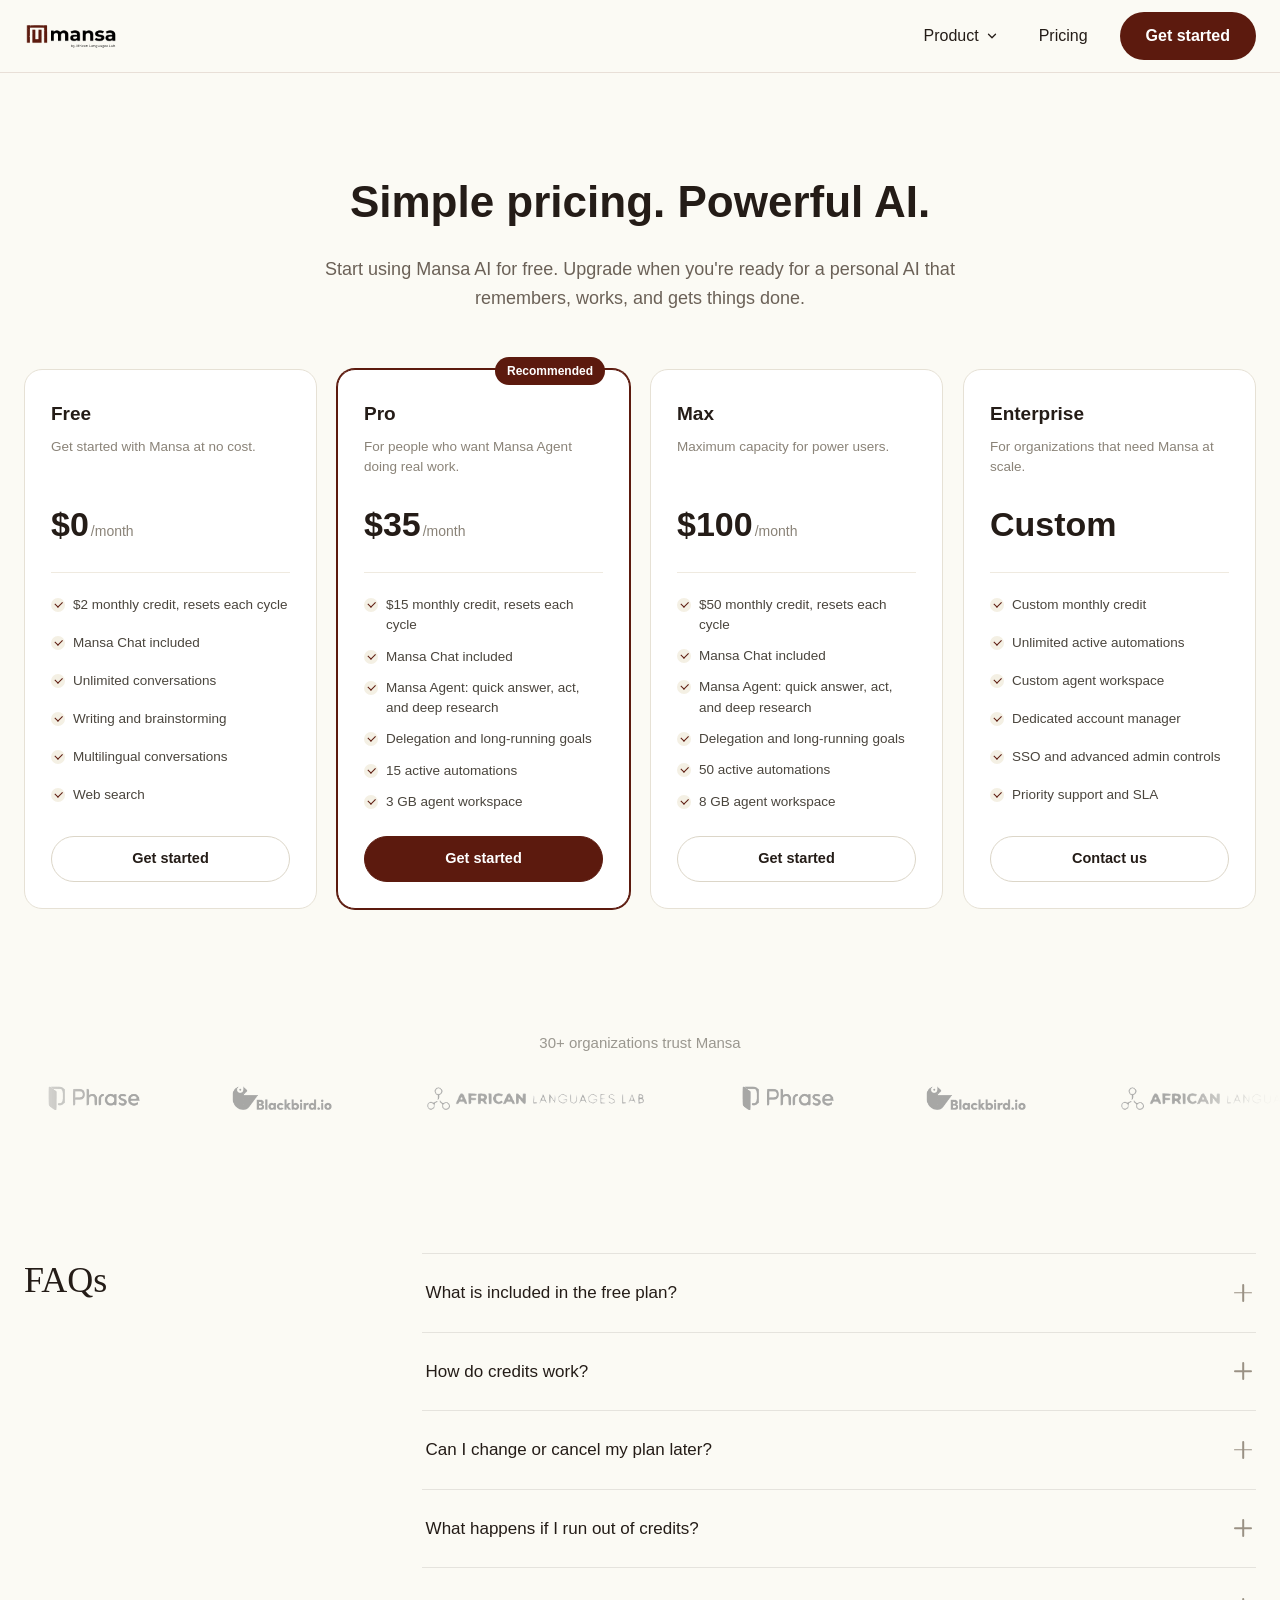
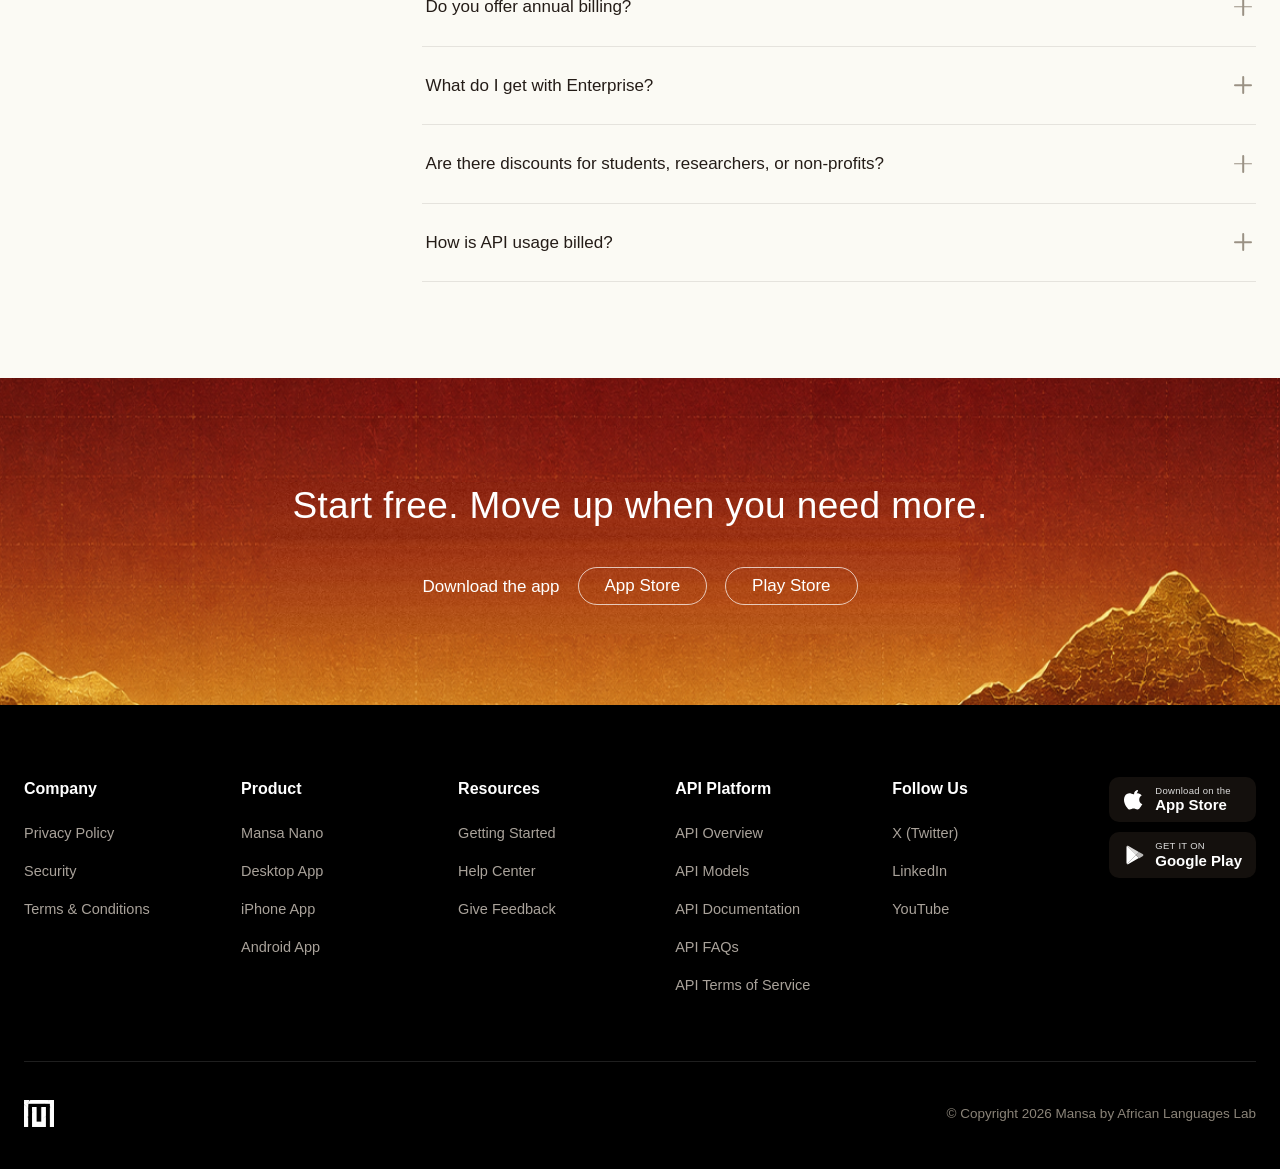
<file: site/pricing.html>
<!DOCTYPE html>
<html lang="en">
<head>
  <meta charset="UTF-8" />
  <meta name="viewport" content="width=device-width, initial-scale=1.0" />
  <title>Pricing — Mansa</title>
  <meta name="description" content="Simple, transparent pricing for Mansa. Start free and move up to Pro, Max, or Enterprise as your use of African-language AI grows." />
  <link rel="canonical" href="https://african-languages-lab-ai.github.io/mansa-site/pricing.html" />
  <meta property="og:type" content="website" />
  <meta property="og:site_name" content="Mansa" />
  <meta property="og:title" content="Pricing — Mansa" />
  <meta property="og:description" content="Simple, transparent pricing for Mansa. Start free and move up to Pro, Max, or Enterprise as your use of African-language AI grows." />
  <meta property="og:url" content="https://african-languages-lab-ai.github.io/mansa-site/pricing.html" />
  <meta property="og:image" content="https://african-languages-lab-ai.github.io/mansa-site/images/social-card.jpg" />
  <meta property="og:image:secure_url" content="https://african-languages-lab-ai.github.io/mansa-site/images/social-card.jpg" />
  <meta property="og:image:type" content="image/jpeg" />
  <meta property="og:image:width" content="1200" />
  <meta property="og:image:height" content="630" />
  <meta property="og:image:alt" content="Mansa — the AI built for African languages" />
  <meta name="twitter:card" content="summary_large_image" />
  <meta name="twitter:title" content="Pricing — Mansa" />
  <meta name="twitter:description" content="Simple, transparent pricing for Mansa. Start free and move up to Pro, Max, or Enterprise as your use of African-language AI grows." />
  <meta name="twitter:image" content="https://african-languages-lab-ai.github.io/mansa-site/images/social-card.jpg" />
  <meta name="theme-color" content="#5C1A0E" />
  <link rel="icon" href="favicon.ico" sizes="any" />
  <link rel="icon" type="image/png" href="favicon.png" />
  <link rel="apple-touch-icon" href="apple-touch-icon.png" />
  <link rel="stylesheet" href="css/styles.css" />
</head>
<body>
  <header class="site-header">
    <div class="nav-inner">
      <a class="brand" href="index.html" aria-label="Mansa home">
        <img src="images/logo.png" alt="Mansa — by African Languages Lab" />
      </a>

      <button class="nav-toggle" aria-label="Open menu" aria-expanded="false" aria-controls="primary-nav">
        <span></span><span></span><span></span>
      </button>

      <nav class="primary-nav" id="primary-nav" aria-label="Primary">
        <ul class="nav-list">
          <li class="has-mega">
            <button class="nav-link nav-product" aria-expanded="false" aria-controls="mega-product" aria-haspopup="true">
              Product
              <svg class="chevron" viewBox="0 0 24 24" fill="none" stroke="currentColor" stroke-width="2.2" stroke-linecap="round" stroke-linejoin="round" aria-hidden="true">
                <polyline points="6 9 12 15 18 9"></polyline>
              </svg>
            </button>

            <div class="mega" id="mega-product">
              <div class="mega-inner">
                <a class="product-card" href="mansa-agent.html">
                  <img src="images/mansa-agent.png" alt="Mansa Agent" />
                  <span class="sr-only">Mansa Agent</span>
                </a>
                <a class="product-card" href="mansa-ai.html">
                  <img src="images/mansa-ai.png" alt="Mansa AI" />
                  <span class="sr-only">Mansa AI</span>
                </a>
                <a class="product-card" href="mansa-transcribe.html">
                  <img src="images/mansa-transcribe.png" alt="Mansa Transcribe" />
                  <span class="sr-only">Mansa Transcribe</span>
                </a>
                <a class="product-card" href="mansa-translate.html">
                  <img src="images/mansa-translate.png" alt="Mansa Translate" />
                  <span class="sr-only">Mansa Translate</span>
                </a>
              </div>
            </div>
          </li>

          <li><a class="nav-link" href="pricing.html">Pricing</a></li>

          <li class="nav-cta-item">
            <a class="btn-primary" href="https://mansa-web-six.vercel.app">Get started</a>
          </li>
        </ul>
      </nav>
    </div>
  </header>

  <main>
    <!-- ===== Pricing hero ===== -->
    <section class="pricing-hero">
      <h1 class="pricing-hero-title">Simple pricing. Powerful AI.</h1>
      <p class="pricing-hero-sub">Start using Mansa AI for free. Upgrade when you're ready for a personal AI that remembers, works, and gets things done.</p>
    </section>

    <!-- ===== Pricing plans ===== -->
    <section class="pricing-plans">
      <div class="pricing-grid">
        <div class="plan-card">
          <h3 class="plan-name">Free</h3>
          <p class="plan-desc">Get started with Mansa at no cost.</p>
          <div class="plan-price">
            <span class="amount">$0</span><span class="period">/month</span>
          </div>
          <ul class="plan-features">
            <li>$2 monthly credit, resets each cycle</li>
            <li>Mansa Chat included</li>
            <li>Unlimited conversations</li>
            <li>Writing and brainstorming</li>
            <li>Multilingual conversations</li>
            <li>Web search</li>
          </ul>
          <a class="plan-btn" href="https://mansa-web-six.vercel.app">Get started</a>
        </div>

        <div class="plan-card is-featured">
          <span class="plan-badge">Recommended</span>
          <h3 class="plan-name">Pro</h3>
          <p class="plan-desc">For people who want Mansa Agent doing real work.</p>
          <div class="plan-price">
            <span class="amount">$35</span><span class="period">/month</span>
          </div>
          <ul class="plan-features">
            <li>$15 monthly credit, resets each cycle</li>
            <li>Mansa Chat included</li>
            <li>Mansa Agent: quick answer, act, and deep research</li>
            <li>Delegation and long-running goals</li>
            <li>15 active automations</li>
            <li>3 GB agent workspace</li>
          </ul>
          <a class="plan-btn" href="https://mansa-web-six.vercel.app">Get started</a>
        </div>

        <div class="plan-card">
          <h3 class="plan-name">Max</h3>
          <p class="plan-desc">Maximum capacity for power users.</p>
          <div class="plan-price">
            <span class="amount">$100</span><span class="period">/month</span>
          </div>
          <ul class="plan-features">
            <li>$50 monthly credit, resets each cycle</li>
            <li>Mansa Chat included</li>
            <li>Mansa Agent: quick answer, act, and deep research</li>
            <li>Delegation and long-running goals</li>
            <li>50 active automations</li>
            <li>8 GB agent workspace</li>
          </ul>
          <a class="plan-btn" href="https://mansa-web-six.vercel.app">Get started</a>
        </div>

        <div class="plan-card">
          <h3 class="plan-name">Enterprise</h3>
          <p class="plan-desc">For organizations that need Mansa at scale.</p>
          <div class="plan-price">
            <span class="amount">Custom</span>
          </div>
          <ul class="plan-features">
            <li>Custom monthly credit</li>
            <li>Unlimited active automations</li>
            <li>Custom agent workspace</li>
            <li>Dedicated account manager</li>
            <li>SSO and advanced admin controls</li>
            <li>Priority support and SLA</li>
          </ul>
          <a class="plan-btn" href="get-started.html">Contact us</a>
        </div>
      </div>
    </section>

    <!-- ===== Logo ticker ===== -->
    <section class="ticker" aria-label="Organizations that trust Mansa">
      <p class="ticker-title">30+ organizations trust Mansa</p>
      <div class="ticker-viewport">
        <div class="ticker-track">
          <div class="ticker-group">
            <img src="images/logo-phrase.png" alt="Phrase" />
            <img src="images/logo-blackbird.png" alt="Blackbird.io" />
            <img src="images/logo-african.png" alt="African Languages Lab" />
            <img src="images/logo-phrase.png" alt="Phrase" />
            <img src="images/logo-blackbird.png" alt="Blackbird.io" />
            <img src="images/logo-african.png" alt="African Languages Lab" />
            <img src="images/logo-phrase.png" alt="Phrase" />
            <img src="images/logo-blackbird.png" alt="Blackbird.io" />
            <img src="images/logo-african.png" alt="African Languages Lab" />
            <img src="images/logo-phrase.png" alt="Phrase" />
            <img src="images/logo-blackbird.png" alt="Blackbird.io" />
            <img src="images/logo-african.png" alt="African Languages Lab" />
          </div>
          <div class="ticker-group" aria-hidden="true">
            <img src="images/logo-phrase.png" alt="" />
            <img src="images/logo-blackbird.png" alt="" />
            <img src="images/logo-african.png" alt="" />
            <img src="images/logo-phrase.png" alt="" />
            <img src="images/logo-blackbird.png" alt="" />
            <img src="images/logo-african.png" alt="" />
            <img src="images/logo-phrase.png" alt="" />
            <img src="images/logo-blackbird.png" alt="" />
            <img src="images/logo-african.png" alt="" />
            <img src="images/logo-phrase.png" alt="" />
            <img src="images/logo-blackbird.png" alt="" />
            <img src="images/logo-african.png" alt="" />
          </div>
        </div>
      </div>
    </section>


    <!-- ===== FAQs ===== -->
    <section class="faqs">
      <div class="faqs-inner">
        <h2 class="faqs-heading">FAQs</h2>
        <div class="faq-list" id="faq-list">
          <div class="faq-item">
            <button class="faq-q" aria-expanded="false">
              What is included in the free plan?              <span class="faq-icon" aria-hidden="true"></span>
            </button>
            <div class="faq-a"><div class="faq-a-inner"><p>The free plan gives you everyday access to Mansa AI chat, translation, and transcription with a monthly credit allowance, so you can try Mansa properly before paying anything.</p></div></div>
          </div>
          <div class="faq-item">
            <button class="faq-q" aria-expanded="false">
              How do credits work?              <span class="faq-icon" aria-hidden="true"></span>
            </button>
            <div class="faq-a"><div class="faq-a-inner"><p>Every plan includes a monthly credit allowance that is spent as you chat, translate, transcribe, or run agent tasks. Heavier jobs such as deep research use more credits than a short translation.</p></div></div>
          </div>
          <div class="faq-item">
            <button class="faq-q" aria-expanded="false">
              Can I change or cancel my plan later?              <span class="faq-icon" aria-hidden="true"></span>
            </button>
            <div class="faq-a"><div class="faq-a-inner"><p>Yes. You can upgrade, downgrade, or cancel at any time from your billing settings, and the change takes effect from your next billing cycle.</p></div></div>
          </div>
          <div class="faq-item">
            <button class="faq-q" aria-expanded="false">
              What happens if I run out of credits?              <span class="faq-icon" aria-hidden="true"></span>
            </button>
            <div class="faq-a"><div class="faq-a-inner"><p>You can keep working on a reduced allowance until your credits reset, or move up a plan straight away if you need more headroom.</p></div></div>
          </div>
          <div class="faq-item">
            <button class="faq-q" aria-expanded="false">
              Do you offer annual billing?              <span class="faq-icon" aria-hidden="true"></span>
            </button>
            <div class="faq-a"><div class="faq-a-inner"><p>Yes. Annual billing is available on all paid plans and costs less than paying month to month.</p></div></div>
          </div>
          <div class="faq-item">
            <button class="faq-q" aria-expanded="false">
              What do I get with Enterprise?              <span class="faq-icon" aria-hidden="true"></span>
            </button>
            <div class="faq-a"><div class="faq-a-inner"><p>Enterprise adds volume pricing, dedicated support, security review, custom integrations, and an agreement shaped around your organization. Contact us and we will scope it with you.</p></div></div>
          </div>
          <div class="faq-item">
            <button class="faq-q" aria-expanded="false">
              Are there discounts for students, researchers, or non-profits?              <span class="faq-icon" aria-hidden="true"></span>
            </button>
            <div class="faq-a"><div class="faq-a-inner"><p>Yes. We offer reduced pricing for students, academic researchers, and non-profits working on African languages. Get in touch and tell us about your work.</p></div></div>
          </div>
          <div class="faq-item">
            <button class="faq-q" aria-expanded="false">
              How is API usage billed?              <span class="faq-icon" aria-hidden="true"></span>
            </button>
            <div class="faq-a"><div class="faq-a-inner"><p>API access is billed on what you actually use, so you pay per translation, transcription, and speech recognition request. Contact us for volume rates.</p></div></div>
          </div>
        </div>
      </div>
    </section>

    <!-- ===== Final CTA ===== -->
    <section class="cta">
      <img class="cta-bg-img" src="images/cta-bg.png" alt="" aria-hidden="true" data-parallax="0.15" data-parallax-scale="1.1" />
      <div class="cta-inner">
        <h2 class="cta-title">Start free. Move up when you need more.</h2>
        <div class="cta-actions">
          <span class="cta-label">Download the app</span>
          <a class="cta-btn" href="https://mansa-web-six.vercel.app">App Store</a>
          <a class="cta-btn" href="https://mansa-web-six.vercel.app">Play Store</a>
        </div>
      </div>
    </section>
  </main>

  <!-- ===== Footer ===== -->
  <footer class="site-footer">
    <div class="footer-inner">
      <div class="footer-grid">
        <div class="footer-col">
          <h4>Company</h4>
          <ul>
            <li><a href="#">Privacy Policy</a></li>
            <li><a href="#">Security</a></li>
            <li><a href="#">Terms &amp; Conditions</a></li>
          </ul>
        </div>
        <div class="footer-col">
          <h4>Product</h4>
          <ul>
            <li><a href="#">Mansa Nano</a></li>
            <li><a href="#">Desktop App</a></li>
            <li><a href="#">iPhone App</a></li>
            <li><a href="#">Android App</a></li>
          </ul>
        </div>
        <div class="footer-col">
          <h4>Resources</h4>
          <ul>
            <li><a href="get-started.html">Getting Started</a></li>
            <li><a href="#">Help Center</a></li>
            <li><a href="#">Give Feedback</a></li>
          </ul>
        </div>
        <div class="footer-col">
          <h4>API Platform</h4>
          <ul>
            <li><a href="#">API Overview</a></li>
            <li><a href="#">API Models</a></li>
            <li><a href="#">API Documentation</a></li>
            <li><a href="#">API FAQs</a></li>
            <li><a href="#">API Terms of Service</a></li>
          </ul>
        </div>
        <div class="footer-col">
          <h4>Follow Us</h4>
          <ul>
            <li><a href="#">X (Twitter)</a></li>
            <li><a href="#">LinkedIn</a></li>
            <li><a href="#">YouTube</a></li>
          </ul>
        </div>
        <div class="footer-stores">
          <a class="store-badge" href="https://mansa-web-six.vercel.app">
            <svg viewBox="0 0 24 24" fill="currentColor" aria-hidden="true"><path d="M16.365 1.43c0 1.14-.437 2.086-1.312 2.837-.874.75-1.87 1.14-2.986 1.17-.083-1.05.32-2.02 1.208-2.91.874-.87 1.883-1.34 3.028-1.41.03.1.06.2.062.313zM20.6 17.24c-.36.83-.78 1.58-1.26 2.25-.66.92-1.2 1.56-1.62 1.92-.66.6-1.36.9-2.1.92-.54.02-1.19-.15-1.95-.5-.76-.35-1.46-.5-2.1-.5-.67 0-1.4.15-2.18.5-.79.35-1.42.53-1.9.55-.72.03-1.44-.28-2.14-.94-.46-.39-1.03-1.06-1.71-2.01-.73-1.02-1.33-2.2-1.8-3.55-.5-1.45-.75-2.85-.75-4.21 0-1.56.34-2.9 1.02-4.02.53-.9 1.24-1.62 2.12-2.14.88-.53 1.83-.8 2.85-.82.57 0 1.32.18 2.26.53.94.35 1.54.53 1.8.53.2 0 .87-.2 2-.62 1.07-.38 1.98-.54 2.72-.48 2.01.16 3.53.96 4.53 2.4-1.8 1.09-2.69 2.62-2.67 4.58.02 1.53.57 2.8 1.65 3.8.5.46 1.05.82 1.66 1.07-.13.4-.28.79-.44 1.17z"></path></svg>
            <span class="store-text"><span class="store-eyebrow">Download on the</span><span class="store-name">App Store</span></span>
          </a>
          <a class="store-badge" href="https://mansa-web-six.vercel.app">
            <svg viewBox="0 0 24 24" fill="currentColor" aria-hidden="true"><path d="M4.3 2.3c-.3.3-.5.8-.5 1.4v16.6c0 .6.2 1.1.5 1.4l.1.1L14 12v-.2L4.4 2.2l-.1.1z"></path><path d="M17.3 15.3 14 12l3.3-3.3 4.1 2.3c1.1.6 1.1 1.7 0 2.4l-4.1 2.3z" opacity=".7"></path><path d="M17.3 15.3 14 12 4.3 21.7c.4.4 1 .4 1.7 0l11.3-6.4z"></path><path d="M17.3 8.7 6 2.3c-.7-.4-1.3-.4-1.7 0L14 12l3.3-3.3z" opacity=".85"></path></svg>
            <span class="store-text"><span class="store-eyebrow">GET IT ON</span><span class="store-name">Google Play</span></span>
          </a>
        </div>
      </div>

      <div class="footer-bottom">
        <span class="footer-mark" aria-hidden="true">
          <img src="images/mansa-mark-white.png" alt="">
        </span>
        <p class="footer-copy">© Copyright 2026 Mansa by African Languages Lab</p>
      </div>
    </div>
  </footer>

  <script src="js/main.js"></script>
</body>
</html>
</file>
<file: site/css/styles.css>
/* ===== Mansa — base / tokens ===== */
:root {
  --cream: #FBFAF4;
  --cream-2: #F4F0E4;
  --maroon: #5C1A0E;
  --maroon-dark: #47130A;
  --ink: #241C17;
  --ink-soft: #4A3F38;
  --border: rgba(92, 26, 14, 0.12);
  --shadow: 0 18px 40px -18px rgba(41, 18, 10, 0.35);
  --radius-card: 16px;
  --container: 1280px;
  --nav-h: 72px;
  --ease: cubic-bezier(.4, 0, .2, 1);
  --font-serif: Georgia, "Times New Roman", Times, serif;
  --badge-bg: #E4DAC4;
}

* { box-sizing: border-box; }

html { -webkit-text-size-adjust: 100%; }

body {
  margin: 0;
  font-family: -apple-system, BlinkMacSystemFont, "Segoe UI", Roboto, Helvetica, Arial, sans-serif;
  color: var(--ink);
  background: var(--cream);
  line-height: 1.5;
  -webkit-font-smoothing: antialiased;
}

a { color: inherit; text-decoration: none; }
img { max-width: 100%; display: block; }
button { font: inherit; }

/* ===== Header shell ===== */
.site-header {
  position: sticky;
  top: 0;
  z-index: 100;
  background: var(--cream);
  border-bottom: 1px solid var(--border);
}

.nav-inner {
  max-width: var(--container);
  margin: 0 auto;
  height: var(--nav-h);
  padding: 0 24px;
  display: flex;
  align-items: center;
  justify-content: space-between;
  gap: 24px;
}

.brand { display: inline-flex; align-items: center; flex-shrink: 0; }
.brand img { height: 30px; width: auto; }

/* ===== Primary nav (desktop) ===== */
.primary-nav { display: flex; align-items: center; }

.nav-list {
  list-style: none;
  margin: 0;
  padding: 0;
  display: flex;
  align-items: center;
  gap: 8px;
}

.nav-link {
  display: inline-flex;
  align-items: center;
  gap: 6px;
  background: none;
  border: 0;
  cursor: pointer;
  color: var(--ink);
  font-size: 16px;
  font-weight: 500;
  padding: 10px 16px;
  border-radius: 10px;
  transition: background-color .18s var(--ease), color .18s var(--ease);
}
.nav-link:hover { background: var(--cream-2); }

.nav-product .chevron {
  width: 14px; height: 14px;
  transition: transform .25s var(--ease);
}
.nav-product[aria-expanded="true"] .chevron { transform: rotate(180deg); }

.nav-cta-item { margin-left: 8px; }

.btn-primary {
  display: inline-flex;
  align-items: center;
  justify-content: center;
  background: var(--maroon);
  color: #fff;
  font-weight: 600;
  font-size: 16px;
  padding: 12px 26px;
  border-radius: 999px;
  transition: background-color .18s var(--ease), transform .18s var(--ease);
}
.btn-primary:hover { background: var(--maroon-dark); }
.btn-primary:active { transform: translateY(1px); }

/* ===== Hamburger ===== */
.nav-toggle {
  display: none;
  flex-direction: column;
  justify-content: center;
  gap: 5px;
  width: 44px; height: 44px;
  padding: 10px;
  background: none;
  border: 0;
  cursor: pointer;
  border-radius: 10px;
}
.nav-toggle span {
  display: block;
  height: 2px;
  width: 100%;
  background: var(--ink);
  border-radius: 2px;
  transition: transform .3s var(--ease), opacity .2s var(--ease);
}
.nav-toggle[aria-expanded="true"] span:nth-child(1) { transform: translateY(7px) rotate(45deg); }
.nav-toggle[aria-expanded="true"] span:nth-child(2) { opacity: 0; }
.nav-toggle[aria-expanded="true"] span:nth-child(3) { transform: translateY(-7px) rotate(-45deg); }

/* ===== Mega menu (product dropdown) ===== */
.has-mega { position: static; }

.mega {
  position: absolute;
  left: 0;
  right: 0;
  top: 100%;
  background: var(--cream);
  border-bottom: 1px solid var(--border);
  box-shadow: var(--shadow);
  opacity: 0;
  visibility: hidden;
  transform: translateY(-8px);
  transition: opacity .22s var(--ease), transform .22s var(--ease), visibility .22s;
}
.has-mega.open > .mega {
  opacity: 1;
  visibility: visible;
  transform: translateY(0);
}

.mega-inner {
  max-width: var(--container);
  margin: 0 auto;
  padding: 24px;
  display: grid;
  grid-template-columns: repeat(4, 1fr);
  gap: 16px;
}

.product-card {
  position: relative;
  border-radius: var(--radius-card);
  overflow: hidden;
  aspect-ratio: 1 / 1;
  box-shadow: 0 1px 2px rgba(0,0,0,.06);
  transition: transform .22s var(--ease), box-shadow .22s var(--ease);
}
.product-card img {
  width: 100%;
  height: 100%;
  object-fit: cover;
}
.product-card:hover {
  transform: translateY(-4px);
  box-shadow: var(--shadow);
}
.product-card .sr-only { position: absolute; }

/* ===== Utility ===== */
.sr-only {
  position: absolute; width: 1px; height: 1px;
  padding: 0; margin: -1px; overflow: hidden;
  clip: rect(0,0,0,0); white-space: nowrap; border: 0;
}

/* ===== Responsive ===== */
@media (max-width: 900px) {
  .nav-toggle { display: flex; }

  .primary-nav {
    position: absolute;
    left: 0; right: 0; top: 100%;
    background: var(--cream);
    border-bottom: 1px solid var(--border);
    box-shadow: var(--shadow);
    display: block;
    max-height: calc(100vh - var(--nav-h));
    overflow-y: auto;
    opacity: 0;
    visibility: hidden;
    transform: translateY(-8px);
    transition: opacity .22s var(--ease), transform .22s var(--ease), visibility .22s;
  }
  .site-header.menu-open .primary-nav {
    opacity: 1;
    visibility: visible;
    transform: translateY(0);
  }

  .nav-list {
    flex-direction: column;
    align-items: stretch;
    gap: 0;
    padding: 8px 16px 20px;
  }
  .nav-link {
    width: 100%;
    justify-content: space-between;
    font-size: 18px;
    padding: 14px 12px;
    border-radius: 12px;
  }
  .nav-cta-item { margin: 12px 12px 0; }
  .btn-primary { width: 100%; padding: 14px 26px; }

  /* mega becomes an inline accordion inside the mobile menu */
  .mega {
    position: static;
    box-shadow: none;
    border-bottom: 0;
    opacity: 1;
    visibility: hidden;
    transform: none;
    max-height: 0;
    overflow: hidden;
    transition: max-height .3s var(--ease), visibility .3s;
  }
  .has-mega.open > .mega {
    visibility: visible;
    transform: none;
    max-height: 1400px;
  }
  .mega-inner {
    grid-template-columns: repeat(2, 1fr);
    padding: 4px 12px 12px;
    gap: 12px;
  }
}

@media (max-width: 480px) {
  .mega-inner { grid-template-columns: 1fr 1fr; gap: 10px; }
  .nav-inner { padding: 0 16px; }
}

/* ============================================================
   Hero
   ============================================================ */
.hero {
  background: var(--cream);
  overflow: hidden;
}
.hero-inner {
  max-width: var(--container);
  margin: 0 auto;
  padding: 40px 40px 80px;
  display: grid;
  grid-template-columns: 1fr 1.15fr;
  gap: 24px;
  align-items: center;
  min-height: min(820px, calc(100vh - var(--nav-h)));
}

/* ----- Left copy ----- */
.hero-copy { max-width: 560px; }

.hero-title {
  margin: 0;
  font-size: clamp(38px, 5.6vw, 72px);
  line-height: 1.04;
  font-weight: 800;
  letter-spacing: -0.02em;
  color: #1b1b1b;
}
.hero-sub {
  margin: 24px 0 0;
  font-size: clamp(17px, 1.5vw, 21px);
  line-height: 1.5;
  color: #5b5b5b;
  max-width: 545px;
}

/* prompt input */
.hero-prompt {
  margin-top: 40px;
  display: flex;
  align-items: center;
  gap: 8px;
  background: #fff;
  border: 1px solid #e6e3dc;
  border-radius: 999px;
  padding: 6px 6px 6px 22px;
  max-width: 480px;
  box-shadow: 0 1px 2px rgba(0,0,0,.03);
}
.hero-input {
  flex: 1;
  min-width: 0;
  border: 0;
  outline: 0;
  background: transparent;
  font-size: 17px;
  color: #1b1b1b;
  padding: 14px 0;
}
.hero-input::placeholder { color: #9a978f; }
.hero-ask {
  flex-shrink: 0;
  display: inline-flex;
  align-items: center;
  gap: 8px;
  background: var(--maroon);
  color: #fff;
  border: 0;
  cursor: pointer;
  font-size: 17px;
  font-weight: 600;
  padding: 13px 22px;
  border-radius: 999px;
  transition: background-color .18s var(--ease);
}
.hero-ask:hover { background: var(--maroon-dark); }
.hero-ask svg { width: 18px; height: 18px; }

/* chips */
.hero-chips {
  margin-top: 16px;
  display: flex;
  flex-wrap: wrap;
  gap: 10px;
}
.chip {
  display: inline-flex;
  align-items: center;
  gap: 8px;
  background: #fff;
  border: 1px solid #e6e3dc;
  border-radius: 999px;
  padding: 8px 16px;
  font-size: 15px;
  color: #3a3a3a;
  transition: border-color .18s var(--ease), background-color .18s var(--ease);
}
.chip:hover { border-color: #cfcabf; background: var(--cream-2); }
.chip svg { width: 16px; height: 16px; color: #6b6b6b; }

/* ----- Right visual ----- */
.hero-visual {
  display: flex;
  justify-content: flex-end;
}
.hero-stage {
  position: relative;
  width: 100%;
  max-width: 640px;
  aspect-ratio: 639 / 573;
  border-radius: 22px;
  overflow: hidden;
}
.stage-bg {
  position: absolute;
  inset: 0;
  width: 100%;
  height: 100%;
  object-fit: cover;
}
.hero-stage img { display: block; }

.stage-phone,
.stage-agent,
.stage-translate { position: absolute; height: auto; }

.stage-phone {
  left: 24.9%;
  top: 5.1%;
  width: 50.2%;
}
.stage-agent {
  left: 3.8%;
  top: 36.1%;
  width: 41.3%;
  filter: drop-shadow(0 14px 26px rgba(30,15,8,.28));
}
.stage-translate {
  left: 62%;
  top: 24.4%;
  width: 35.7%;
  filter: drop-shadow(0 14px 26px rgba(30,15,8,.28));
}

/* ----- Responsive ----- */
@media (max-width: 900px) {
  .hero-inner {
    grid-template-columns: 1fr;
    gap: 40px;
    padding: 40px 24px 64px;
    min-height: 0;
  }
  .hero-copy { max-width: none; }
  .hero-prompt { max-width: 520px; }
  .hero-visual { justify-content: center; }
  .hero-stage { max-width: 560px; }
}

@media (max-width: 480px) {
  .hero-inner { padding: 28px 16px 48px; }
  .hero-prompt {
    flex-direction: column;
    align-items: stretch;
    border-radius: 20px;
    padding: 8px;
  }
  .hero-input { padding: 12px 14px; }
  .hero-ask { justify-content: center; padding: 14px 22px; }
}

/* ============================================================
   Logo ticker
   ============================================================ */
.ticker {
  background: var(--cream);
  padding: 28px 0 44px;
  overflow: hidden;
}
.ticker-title {
  margin: 0 0 28px;
  text-align: center;
  font-size: 15px;
  color: #9a978f;
  font-weight: 400;
}
.ticker-viewport {
  position: relative;
  overflow: hidden;
  -webkit-mask-image: linear-gradient(90deg, transparent, #000 8%, #000 92%, transparent);
          mask-image: linear-gradient(90deg, transparent, #000 8%, #000 92%, transparent);
}
.ticker-track {
  display: flex;
  width: max-content;
  animation: ticker-scroll 45s linear infinite;
}
.ticker-group {
  display: flex;
  align-items: center;
  flex-shrink: 0;
}
.ticker-group img {
  height: 30px;
  width: auto;
  margin: 0 40px;
  opacity: .6;
  filter: grayscale(100%);
}
@keyframes ticker-scroll {
  from { transform: translateX(0); }
  to   { transform: translateX(-50%); }
}
.ticker-track:hover { animation-play-state: paused; }
@media (prefers-reduced-motion: reduce) {
  .ticker-track { animation: none; }
}

/* ============================================================
   CTA
   ============================================================ */
.cta {
  position: relative;
  overflow: hidden;
  /* Matches the top and bottom edge colours of cta-bg.png, so if the parallax
     layer is ever a sub-pixel short there is no contrasting strip to see. */
  background: linear-gradient(180deg, #6F120D 0%, #B67B3E 100%);
}
.cta-bg-img {
  position: absolute;
  inset: 0;
  width: 100%;
  height: 100%;
  object-fit: cover;
  object-position: center bottom;
  z-index: 0;
}
.cta-inner {
  position: relative;
  z-index: 1;
  max-width: var(--container);
  margin: 0 auto;
  padding: 92px 24px;
  min-height: 327px;
  display: flex;
  flex-direction: column;
  align-items: center;
  justify-content: center;
  gap: 34px;
  text-align: center;
}
.cta-title {
  margin: 0;
  color: #fff;
  font-size: clamp(24px, 3.4vw, 37px);
  font-weight: 300;
  letter-spacing: 0.01em;
}
.cta-actions {
  display: flex;
  flex-wrap: wrap;
  align-items: center;
  justify-content: center;
  gap: 18px;
}
.cta-label {
  color: #fff;
  font-size: 17px;
  font-weight: 400;
}
.cta-btn {
  display: inline-flex;
  align-items: center;
  justify-content: center;
  color: #fff;
  border: 1px solid rgba(255, 255, 255, 0.7);
  border-radius: 999px;
  padding: 7px 26px;
  font-size: 17px;
  font-weight: 400;
  line-height: 1.3;
  background: transparent;
  transition: background-color .2s var(--ease), color .2s var(--ease), border-color .2s var(--ease);
}
.cta-btn:hover,
.cta-btn:focus-visible {
  background: #fff;
  color: var(--maroon);
  border-color: #fff;
}

@media (max-width: 900px) {
  .cta-inner { padding: 72px 24px; min-height: 0; gap: 28px; }
}
@media (max-width: 480px) {
  .cta-actions { flex-direction: column; gap: 14px; }
  .cta-btn { width: 200px; }
  .ticker-group img { margin: 0 26px; height: 26px; }
}

/* ============================================================
   Products (accordion)
   ============================================================ */
.products {
  background: var(--cream);
  padding: 44px 24px;
}
.products-panel {
  max-width: 1200px;
  margin: 0 auto;
  background: #241209;
  border-radius: 28px;
  padding: 60px clamp(24px, 6vw, 72px) 72px;
}

/* head */
.products-head { text-align: center; }
.products-badge {
  display: inline-flex;
  align-items: center;
  gap: 9px;
  background: #E4DAC4;
  color: #241209;
  border-radius: 12px;
  padding: 9px 18px;
  font-size: 17px;
  font-weight: 500;
}
.badge-ico { width: 17px; height: auto; flex-shrink: 0; }
.badge-ico-dark { filter: brightness(0) invert(1); opacity: .9; }
.products-title {
  margin: 30px auto 0;
  max-width: 900px;
  color: #FBFAF4;
  font-size: clamp(27px, 3.8vw, 42px);
  font-weight: 300;
  line-height: 1.18;
  letter-spacing: -0.01em;
}
.products-sub {
  margin: 12px auto 0;
  color: #B0A79A;
  font-size: clamp(15px, 1.6vw, 18px);
  font-weight: 400;
}

/* body: two columns */
.products-body {
  margin-top: 44px;
  display: grid;
  grid-template-columns: 0.92fr 1.08fr;
  gap: 44px;
  align-items: center;
}

/* accordion */
.accordion { align-self: start; }
.acc-item { border-bottom: 1px solid rgba(255, 255, 255, 0.13); }
.acc-header {
  width: 100%;
  display: flex;
  align-items: center;
  justify-content: space-between;
  gap: 20px;
  background: none;
  border: 0;
  cursor: pointer;
  text-align: left;
  padding: 30px 4px 30px 0;
  color: #F2ECE0;
}
.acc-title-wrap { display: flex; align-items: center; gap: 14px; }
.acc-mark { width: 15px; height: auto; flex-shrink: 0; filter: brightness(0) invert(1); opacity: .85; }
.acc-title {
  font-size: clamp(20px, 2.1vw, 27px);
  font-weight: 400;
  letter-spacing: -0.01em;
}

/* +/- icon */
.acc-icon {
  position: relative;
  flex-shrink: 0;
  width: 22px;
  height: 22px;
}
.acc-icon::before,
.acc-icon::after {
  content: "";
  position: absolute;
  background: #EDE6DA;
  border-radius: 2px;
  transition: opacity .25s var(--ease), transform .25s var(--ease);
}
.acc-icon::before { top: 50%; left: 0; width: 100%; height: 1.6px; transform: translateY(-50%); }
.acc-icon::after  { left: 50%; top: 0; height: 100%; width: 1.6px; transform: translateX(-50%); }
.acc-item.is-open .acc-icon::after { opacity: 0; transform: translateX(-50%) rotate(90deg); }

/* expanding panel */
.acc-panel {
  display: grid;
  grid-template-rows: 0fr;
  transition: grid-template-rows .32s var(--ease);
}
.acc-item.is-open .acc-panel { grid-template-rows: 1fr; }
.acc-panel-inner { overflow: hidden; }
.acc-desc {
  margin: 0 0 4px;
  padding-right: 24px;
  color: #A99C88;
  font-size: 15px;
  line-height: 1.55;
  padding-bottom: 14px;
}
.acc-more {
  display: inline-flex;
  align-items: center;
  gap: 7px;
  color: #EBD9C2;
  font-size: 15px;
  font-weight: 500;
  padding-bottom: 30px;
  transition: gap .2s var(--ease), color .2s var(--ease);
}
.acc-more svg { width: 16px; height: 16px; }
.acc-more:hover { gap: 12px; color: #fff; }

/* right visual */
.products-visual {
  border-radius: 18px;
  overflow: hidden;
  box-shadow: 0 24px 50px -24px rgba(0, 0, 0, 0.6);
}
.products-visual img { width: 100%; height: auto; display: block; }

/* responsive */
@media (max-width: 900px) {
  .products-body {
    grid-template-columns: 1fr;
    gap: 32px;
  }
  .products-visual { order: -1; }
  .products-panel { padding: 48px 24px 56px; border-radius: 22px; }
  .acc-header { padding: 24px 2px; }
}

/* ============================================================
   Shared: section badge chip + section head
   ============================================================ */
.badge-chip {
  display: inline-flex;
  align-items: center;
  gap: 9px;
  background: var(--badge-bg);
  color: var(--ink);
  border-radius: 10px;
  padding: 9px 16px;
  font-size: 15px;
  font-weight: 500;
}
.badge-chip svg { width: 15px; height: 15px; color: var(--maroon); flex-shrink: 0; }
.badge-chip img { width: 15px; height: auto; flex-shrink: 0; }

.section-head { max-width: 700px; margin: 0 auto; text-align: center; }
.section-head .badge-chip { margin: 0 auto 22px; }
.section-title {
  margin: 0;
  font-family: var(--font-serif);
  font-weight: 400;
  font-size: clamp(28px, 3.6vw, 40px);
  line-height: 1.2;
  letter-spacing: -0.005em;
  color: var(--ink);
}
.section-sub {
  margin: 14px 0 0;
  font-size: clamp(15px, 1.5vw, 17px);
  line-height: 1.6;
  color: #706A5F;
}

/* ============================================================
   Why Mansa
   ============================================================ */
.why-mansa {
  background: var(--cream);
  padding: 88px 24px;
}
.why-mansa-inner { max-width: var(--container); margin: 0 auto; }

.why-cards {
  margin-top: 56px;
  display: grid;
  grid-template-columns: repeat(3, 1fr);
  gap: 24px;
}
.why-card {
  border: 1px solid rgba(92, 26, 14, 0.3);
  border-radius: 14px;
  padding: 32px;
}
.why-card svg { width: 24px; height: 24px; color: var(--maroon); }
.why-card h3 {
  margin: 26px 0 0;
  font-size: 20px;
  font-weight: 600;
  color: var(--ink);
}
.why-card p {
  margin: 12px 0 0;
  font-size: 15px;
  line-height: 1.55;
  color: #8A8378;
}

/* numbers row */
.numbers-row {
  margin-top: 64px;
  display: flex;
  align-items: center;
  gap: 40px;
}
.numbers-heading {
  flex-shrink: 0;
  margin: 0;
  font-family: var(--font-serif);
  font-weight: 400;
  font-size: clamp(24px, 2.6vw, 32px);
  line-height: 1.25;
  color: var(--ink);
  max-width: 220px;
}
.numbers-viewport {
  flex: 1;
  min-width: 0;
  overflow: hidden;
  -webkit-mask-image: linear-gradient(90deg, transparent, #000 3%, #000 94%, transparent);
          mask-image: linear-gradient(90deg, transparent, #000 3%, #000 94%, transparent);
}
.numbers-track {
  display: flex;
  width: max-content;
  animation: numbers-scroll 26s linear infinite;
}
.numbers-track:hover { animation-play-state: paused; }
.numbers-group { display: flex; flex-shrink: 0; gap: 24px; padding-right: 24px; }
.stat-card {
  flex-shrink: 0;
  width: 220px;
  background: var(--cream-2);
  border-radius: 14px;
  padding: 32px 28px;
}
.stat-num {
  margin: 0;
  font-family: var(--font-serif);
  font-weight: 400;
  font-size: 40px;
  color: var(--ink);
}
.stat-label {
  margin: 10px 0 0;
  font-size: 14px;
  color: #8A8378;
}
@keyframes numbers-scroll {
  from { transform: translateX(0); }
  to   { transform: translateX(-50%); }
}
@media (prefers-reduced-motion: reduce) {
  .numbers-track { animation: none; }
}

@media (max-width: 900px) {
  .why-mansa { padding: 64px 24px; }
  .why-cards { grid-template-columns: 1fr; gap: 16px; }
  .numbers-row { flex-direction: column; align-items: stretch; gap: 24px; }
  .numbers-heading { max-width: none; }
  .numbers-viewport { width: 100%; }
}
@media (max-width: 480px) {
  .stat-card { width: 180px; padding: 24px 22px; }
  .stat-num { font-size: 32px; }
}

/* ============================================================
   Mansa Agent spotlight
   ============================================================ */
.agent-spotlight {
  background: #241209;
  padding: 40px 24px;
}
.agent-panel {
  position: relative;
  max-width: 1200px;
  margin: 0 auto;
  border-radius: 24px;
  overflow: hidden;
  display: flex;
  align-items: stretch;
}
.agent-bg-img {
  position: absolute;
  inset: 0;
  width: 100%;
  height: 100%;
  object-fit: cover;
  object-position: 15% center;
}
.agent-copy {
  position: relative;
  z-index: 1;
  max-width: 560px;
  padding: 44px 40px 52px;
  display: flex;
  flex-direction: column;
  align-items: flex-start;
}
.agent-badge {
  display: inline-flex;
  align-items: center;
  gap: 9px;
  background: rgba(20, 10, 6, 0.45);
  backdrop-filter: blur(2px);
  color: #F2ECE0;
  border-radius: 10px;
  padding: 9px 16px;
  font-size: 15px;
  font-weight: 500;
}
.agent-badge svg { width: 15px; height: 15px; }
.agent-badge img { width: 15px; height: auto; flex-shrink: 0; }
.agent-badge-icon { filter: brightness(0) invert(1); opacity: .9; }
.agent-title {
  margin: 26px 0 0;
  font-size: clamp(28px, 3.6vw, 40px);
  font-weight: 800;
  line-height: 1.15;
  letter-spacing: -0.01em;
  color: #fff;
}
.agent-desc {
  margin: 22px 0 0;
  font-size: 16px;
  line-height: 1.6;
  color: rgba(255,255,255,.92);
}
.agent-list {
  list-style: none;
  margin: 24px 0 0;
  padding: 0;
  display: grid;
  gap: 10px;
}
.agent-list li {
  position: relative;
  padding-left: 22px;
  font-size: 16px;
  font-weight: 600;
  color: #fff;
}
.agent-list li::before {
  content: "";
  position: absolute;
  left: 4px;
  top: 9px;
  width: 6px;
  height: 6px;
  border-radius: 50%;
  background: #fff;
}
.agent-btn {
  margin-top: 30px;
  display: inline-flex;
  align-items: center;
  justify-content: center;
  background: #fff;
  color: var(--ink);
  font-weight: 600;
  font-size: 16px;
  padding: 14px 28px;
  border-radius: 999px;
  transition: background-color .18s var(--ease), transform .18s var(--ease);
}
.agent-btn:hover { background: #EFE8DB; }
.agent-btn:active { transform: translateY(1px); }

@media (max-width: 900px) {
  .agent-panel { border-radius: 20px; }
  .agent-copy { max-width: none; padding: 36px 24px 40px; }
  .agent-bg-img { object-position: 30% center; }
}
@media (max-width: 480px) {
  .agent-list { gap: 8px; }
  .agent-list li { font-size: 15px; }
}

/* ============================================================
   Supported Languages (interactive globe)
   ============================================================ */
.languages {
  background: #fff;
  padding: 88px 24px;
}
.globe-stage {
  position: relative;
  max-width: 1010px;
  margin: 64px auto 0;
  aspect-ratio: 760 / 630;
}
.globe-img {
  position: absolute;
  left: 24.87%;
  top: 16.51%;
  width: 51.45%;
  height: 62.54%;
  border-radius: 50%;
  object-fit: cover;
  box-shadow: 0 30px 50px -20px rgba(120, 90, 20, 0.35);
}
.globe-lines {
  position: absolute;
  inset: 0;
  width: 100%;
  height: 100%;
  overflow: visible;
}
.lang-line {
  stroke: #C9A24A;
  stroke-width: 1.4;
  transition: stroke .2s var(--ease), stroke-width .2s var(--ease);
}
.lang-dot-svg {
  fill: #C9A24A;
  transition: fill .2s var(--ease), r .2s var(--ease);
}
.globe-stage.has-active .lang-line:not(.is-active) { stroke: #E4DACB; }
.globe-stage.has-active .lang-dot-svg:not(.is-active) { fill: #E4DACB; }
.lang-line.is-active { stroke: var(--maroon); stroke-width: 2.2; }
.lang-dot-svg.is-active { fill: var(--maroon); r: 5.5; }

.lang-labels { position: absolute; inset: 0; }
.lang-item {
  position: absolute;
  transform: translate(-50%, -50%);
  background: none;
  border: 0;
  padding: 0;
  cursor: pointer;
  font-size: 15px;
  font-weight: 600;
  color: var(--ink);
  white-space: nowrap;
  transition: color .2s var(--ease);
}
.lang-item.left { transform: translate(calc(-100% - 12px), -50%); text-align: right; }
.lang-item.right { transform: translate(12px, -50%); text-align: left; }
.lang-item:hover,
.lang-item:focus-visible,
.lang-item.is-active { color: var(--maroon); }
.lang-item.is-active { text-decoration: underline; text-underline-offset: 3px; }

@media (max-width: 900px) {
  .languages { padding: 64px 20px; }
  .globe-stage { margin-top: 48px; }
  .lang-item { font-size: 12.5px; }
  .lang-item.left { transform: translate(calc(-100% - 7px), -50%); }
  .lang-item.right { transform: translate(7px, -50%); }
}
@media (max-width: 560px) {
  .globe-stage { transform: scale(0.86); transform-origin: top center; }
}

/* ============================================================
   How Teams Use Mansa (use cases)
   ============================================================ */
.usecases {
  background: #F9F3E8;
  padding: 88px 24px;
}
.usecases-inner { max-width: var(--container); margin: 0 auto; }

.usecases-tabs {
  margin: 40px auto 0;
  display: flex;
  flex-wrap: wrap;
  justify-content: center;
  gap: 4px;
}
.uc-tab {
  background: none;
  border: 0;
  cursor: pointer;
  font: inherit;
  font-size: 16px;
  color: #8A8378;
  padding: 12px 18px;
  border-radius: 999px;
  transition: background-color .18s var(--ease), color .18s var(--ease);
}
.uc-tab:hover { color: var(--ink); }
.uc-tab.is-active {
  background: var(--badge-bg);
  color: var(--ink);
  font-weight: 500;
}

.usecases-body {
  margin-top: 56px;
  display: grid;
  grid-template-columns: 1fr 1fr;
  gap: 40px;
  align-items: center;
}
.uc-copy-title {
  margin: 0;
  font-size: clamp(22px, 2.6vw, 28px);
  font-weight: 600;
  color: var(--ink);
}
.uc-copy-desc {
  margin: 14px 0 0;
  max-width: 460px;
  font-size: 16px;
  line-height: 1.6;
  color: #706A5F;
}
.usecases-visual {
  border-radius: 22px;
  overflow: hidden;
  display: flex;
  justify-content: center;
}
.usecases-visual img { width: 100%; max-width: 510px; height: auto; display: block; }

@media (max-width: 900px) {
  .usecases { padding: 64px 20px; }
  .usecases-body { grid-template-columns: 1fr; gap: 32px; text-align: center; }
  .uc-copy-desc { margin-left: auto; margin-right: auto; }
  .usecases-tabs { gap: 2px; }
  .uc-tab { padding: 10px 14px; font-size: 15px; }
}

/* ============================================================
   Get started (app steps)
   ============================================================ */
.get-started-steps {
  background: var(--cream);
  padding: 88px 24px;
}
.gs-inner {
  max-width: var(--container);
  margin: 0 auto;
  display: grid;
  grid-template-columns: 0.85fr 1.15fr;
  gap: 40px;
  align-items: center;
}
.gs-title {
  margin: 0;
  font-family: var(--font-serif);
  font-weight: 400;
  font-size: clamp(26px, 3vw, 34px);
  line-height: 1.25;
  color: var(--ink);
}
.gs-stores {
  margin-top: 24px;
  display: flex;
  flex-wrap: wrap;
  gap: 12px;
}
.store-badge {
  display: inline-flex;
  align-items: center;
  gap: 10px;
  background: var(--ink);
  color: #fff;
  border-radius: 10px;
  padding: 9px 16px;
  transition: background-color .18s var(--ease);
}
.store-badge:hover { background: #000; }
.store-badge svg { width: 22px; height: 22px; flex-shrink: 0; }
.store-badge .store-text { display: flex; flex-direction: column; line-height: 1.2; }
.store-badge .store-eyebrow { font-size: 9.5px; letter-spacing: .03em; opacity: .85; }
.store-badge .store-name { font-size: 15px; font-weight: 600; }

.gs-steps {
  display: grid;
  grid-template-columns: repeat(3, 1fr);
  gap: 20px;
}
.gs-step {
  background: var(--cream-2);
  border-radius: 14px;
  padding: 30px 26px;
  min-height: 170px;
}
.gs-step-num {
  margin: 0;
  font-family: var(--font-serif);
  font-weight: 400;
  font-size: 32px;
  color: var(--ink);
}
.gs-step p {
  margin: 14px 0 0;
  font-size: 14.5px;
  line-height: 1.55;
  color: #8A8378;
}

@media (max-width: 900px) {
  .get-started-steps { padding: 64px 24px; }
  .gs-inner { grid-template-columns: 1fr; gap: 36px; text-align: center; }
  .gs-stores { justify-content: center; }
  .gs-steps { grid-template-columns: 1fr; }
}

/* ============================================================
   Impact video
   ============================================================ */
.impact {
  background: #fff;
  padding: 40px 24px;
}
.impact-panel {
  position: relative;
  max-width: 1200px;
  margin: 0 auto;
  border-radius: 24px;
  overflow: hidden;
  background: #EFCE8F;
}
.impact-bg-img {
  position: absolute;
  inset: 0;
  width: 100%;
  height: 100%;
  object-fit: cover;
  z-index: 0;
}
.impact-content {
  position: relative;
  z-index: 1;
  padding: 40px 32px 52px;
  display: flex;
  flex-direction: column;
  align-items: center;
  text-align: center;
}
.impact-title {
  margin: 24px 0 0;
  font-family: var(--font-serif);
  font-weight: 400;
  font-size: clamp(26px, 3.4vw, 38px);
  color: var(--ink);
}
.impact-sub {
  margin: 10px 0 0;
  font-size: clamp(15px, 1.5vw, 17px);
  color: #6B5E45;
}

.video-card {
  position: relative;
  width: 100%;
  max-width: 1050px;
  aspect-ratio: 16 / 9;
  margin-top: 36px;
  border-radius: 20px;
  overflow: hidden;
  box-shadow: 0 30px 60px -24px rgba(40, 24, 8, 0.45);
  background: #16110E;
}
.video-card video {
  position: absolute;
  inset: 0;
  width: 100%;
  height: 100%;
  object-fit: cover;
}
.video-scrim-top,
.video-scrim-bottom {
  position: absolute;
  left: 0; right: 0;
  pointer-events: none;
}
.video-scrim-top {
  top: 0; height: 40%;
  background: linear-gradient(180deg, rgba(0,0,0,.55), transparent);
}
.video-scrim-bottom {
  bottom: 0; height: 30%;
  background: linear-gradient(0deg, rgba(0,0,0,.55), transparent);
}
.video-brand {
  position: absolute;
  left: 20px;
  top: 18px;
  display: flex;
  align-items: center;
  gap: 10px;
  color: #fff;
  text-align: left;
}
.video-brand-mark {
  width: 34px;
  height: 34px;
  flex-shrink: 0;
}
.video-brand-mark img { width: 100%; height: 100%; object-fit: contain; display: block; }
.video-brand-name { font-size: 15px; font-weight: 700; line-height: 1.25; }
.video-brand-sub { font-size: 12.5px; font-weight: 400; opacity: .85; }

.video-play {
  position: absolute;
  left: 50%;
  top: 50%;
  transform: translate(-50%, -50%);
  width: 64px;
  height: 64px;
  border-radius: 16px;
  background: rgba(250, 246, 238, .95);
  border: 0;
  cursor: pointer;
  display: flex;
  align-items: center;
  justify-content: center;
  box-shadow: 0 10px 26px -10px rgba(0,0,0,.5);
  transition: transform .18s var(--ease), background-color .18s var(--ease);
}
.video-play:hover { transform: translate(-50%, -50%) scale(1.05); background: #fff; }
.video-play svg { width: 24px; height: 24px; color: var(--ink); margin-left: 2px; }
.video-play.is-playing .icon-play { display: none; }
.video-play:not(.is-playing) .icon-pause { display: none; }

.video-link {
  position: absolute;
  left: 18px;
  bottom: 16px;
  width: 36px;
  height: 36px;
  border-radius: 50%;
  background: rgba(20, 14, 10, .55);
  display: flex;
  align-items: center;
  justify-content: center;
  color: #fff;
}
.video-link svg { width: 16px; height: 16px; }

.video-youtube {
  position: absolute;
  right: 18px;
  bottom: 16px;
  display: inline-flex;
  align-items: center;
  gap: 7px;
  background: rgba(20, 14, 10, .55);
  color: rgba(255,255,255,.9);
  font-size: 13.5px;
  padding: 8px 14px;
  border-radius: 999px;
}
.video-youtube svg { width: 18px; height: 18px; color: #fff; }

.impact-actions {
  margin-top: 30px;
  display: flex;
  flex-wrap: wrap;
  justify-content: center;
  gap: 14px;
}
.impact-btn-light {
  display: inline-flex;
  align-items: center;
  justify-content: center;
  background: #fff;
  color: var(--ink);
  font-weight: 600;
  font-size: 16px;
  padding: 13px 26px;
  border-radius: 999px;
  transition: background-color .18s var(--ease);
}
.impact-btn-light:hover { background: #F3ECDE; }

@media (max-width: 900px) {
  .impact { padding: 28px 16px; }
  .impact-panel { border-radius: 20px; padding: 32px 20px 40px; }
  .video-brand-name { font-size: 13.5px; }
  .video-brand-sub { font-size: 11px; }
  .video-play { width: 52px; height: 52px; border-radius: 13px; }
  .video-youtube span { display: none; }
}
@media (max-width: 480px) {
  .video-brand { left: 14px; top: 14px; }
  .video-brand-mark { width: 28px; height: 28px; border-radius: 7px; }
  .video-link { left: 12px; bottom: 12px; width: 32px; height: 32px; }
  .video-youtube { right: 12px; bottom: 12px; padding: 7px 10px; }
}

/* ============================================================
   API integration CTA
   ============================================================ */
.api-cta {
  position: relative;
  background: #241209;
  padding: 96px 24px;
  overflow: hidden;
  text-align: center;
}
.api-cta-mark {
  position: absolute;
  width: 220px;
  height: 220px;
  opacity: .08;
}
.api-cta-mark img { width: 100%; height: 100%; object-fit: contain; display: block; }
.api-cta-mark.tl { left: -30px; top: -30px; }
.api-cta-mark.bl { left: -30px; bottom: -30px; }
.api-cta-mark.tr { right: -30px; top: -30px; }
.api-cta-mark.br { right: -30px; bottom: -30px; }
.api-cta-title {
  position: relative;
  margin: 0 auto;
  max-width: 640px;
  font-size: clamp(24px, 3.2vw, 34px);
  font-weight: 400;
  line-height: 1.3;
  color: #fff;
}
.api-cta-actions {
  position: relative;
  margin-top: 30px;
  display: flex;
  flex-wrap: wrap;
  justify-content: center;
  gap: 16px;
}

@media (max-width: 900px) {
  .api-cta { padding: 72px 24px; }
  .api-cta-mark { width: 150px; height: 150px; }
}
@media (max-width: 480px) {
  .api-cta-actions { flex-direction: column; align-items: center; gap: 12px; }
  .api-cta-actions a { width: 220px; }
}

/* ============================================================
   FAQs
   ============================================================ */
.faqs {
  background: var(--cream);
  padding: 96px 24px;
}
.faqs-inner {
  max-width: var(--container);
  margin: 0 auto;
  display: grid;
  grid-template-columns: 0.6fr 1.4fr;
  gap: 40px;
}
.faqs-heading {
  margin: 0;
  font-family: var(--font-serif);
  font-weight: 400;
  font-size: clamp(28px, 3.2vw, 36px);
  color: var(--ink);
}
.faq-list { border-top: 1px solid rgba(36, 28, 23, 0.1); }
.faq-item { border-bottom: 1px solid rgba(36, 28, 23, 0.1); }
.faq-q {
  width: 100%;
  display: flex;
  align-items: center;
  justify-content: space-between;
  gap: 20px;
  background: none;
  border: 0;
  cursor: pointer;
  text-align: left;
  padding: 26px 4px;
  font-size: 17px;
  font-weight: 500;
  color: var(--ink);
}
.faq-q-wrap { display: flex; align-items: center; gap: 14px; }
.faq-mark { width: 14px; height: auto; flex-shrink: 0; }
.faq-icon {
  position: relative;
  flex-shrink: 0;
  width: 18px;
  height: 18px;
}
.faq-icon::before,
.faq-icon::after {
  content: "";
  position: absolute;
  background: #9A9184;
  border-radius: 2px;
  transition: opacity .25s var(--ease), transform .25s var(--ease);
}
.faq-icon::before { top: 50%; left: 0; width: 100%; height: 1.6px; transform: translateY(-50%); }
.faq-icon::after { left: 50%; top: 0; height: 100%; width: 1.6px; transform: translateX(-50%); }
.faq-item.is-open .faq-icon::after { opacity: 0; transform: translateX(-50%) rotate(90deg); }

.faq-a {
  display: grid;
  grid-template-rows: 0fr;
  transition: grid-template-rows .3s var(--ease);
}
.faq-item.is-open .faq-a { grid-template-rows: 1fr; }
.faq-a-inner { overflow: hidden; }
.faq-a p {
  margin: 0 0 22px;
  max-width: 640px;
  padding-right: 24px;
  font-size: 15px;
  line-height: 1.6;
  color: #746C61;
}

@media (max-width: 900px) {
  .faqs { padding: 64px 24px; }
  .faqs-inner { grid-template-columns: 1fr; gap: 24px; }
}

/* ============================================================
   Footer
   ============================================================ */
.site-footer {
  background: #000;
  padding: 72px 24px 32px;
}
.footer-inner {
  max-width: var(--container);
  margin: 0 auto;
}
.footer-grid {
  display: grid;
  grid-template-columns: repeat(5, 1fr) auto;
  gap: 24px;
}
.footer-col h4 {
  margin: 0 0 20px;
  font-size: 16px;
  font-weight: 600;
  color: #fff;
}
.footer-col ul { list-style: none; margin: 0; padding: 0; display: grid; gap: 14px; }
.footer-col a {
  font-size: 14.5px;
  color: #A9A29A;
  transition: color .18s var(--ease);
}
.footer-col a:hover { color: #fff; }

.footer-stores { display: grid; gap: 10px; align-content: start; }
.footer-stores .store-badge { background: #14100D; padding: 8px 14px; }
.footer-stores .store-badge:hover { background: #1c1713; }

.footer-bottom {
  margin-top: 64px;
  padding-top: 28px;
  border-top: 1px solid rgba(255,255,255,.12);
  display: flex;
  align-items: center;
  justify-content: space-between;
  gap: 16px;
}
.footer-mark {
  width: 30px;
  height: 30px;
  flex-shrink: 0;
}
.footer-mark img { width: 100%; height: 100%; object-fit: contain; display: block; }
.footer-copy { font-size: 13.5px; color: #8A8378; }

@media (max-width: 900px) {
  .site-footer { padding: 56px 24px 28px; }
  .footer-grid { grid-template-columns: repeat(2, 1fr); gap: 32px 24px; }
  .footer-stores { grid-column: 1 / -1; grid-auto-flow: column; justify-content: start; }
}
@media (max-width: 480px) {
  .footer-grid { grid-template-columns: 1fr 1fr; }
  .footer-stores { grid-auto-flow: row; grid-column: auto; }
  .footer-bottom { flex-direction: column; align-items: flex-start; gap: 12px; }
}

/* ============================================================
   Mansa Agent page — shared heading (sans-serif, distinct from
   the homepage's serif section-title)
   ============================================================ */
.agent-heading {
  margin: 20px auto 0;
  max-width: 720px;
  font-size: clamp(26px, 3.4vw, 38px);
  font-weight: 400;
  line-height: 1.25;
  letter-spacing: -0.01em;
  color: var(--ink);
}

/* ============================================================
   Agent hero
   ============================================================ */
.agent-hero {
  position: relative;
  overflow: hidden;
  min-height: 570px;
  display: flex;
  align-items: center;
  justify-content: center;
}
.agent-hero-bg {
  position: absolute;
  inset: 0;
  width: 100%;
  height: 100%;
  object-fit: cover;
  z-index: 0;
}
.agent-hero-inner {
  position: relative;
  z-index: 1;
  max-width: 720px;
  margin: 0 auto;
  padding: 80px 24px 120px;
  text-align: center;
}
.agent-hero-title {
  margin: 0;
  font-size: clamp(40px, 6vw, 64px);
  font-weight: 400;
  color: #fff;
}
.agent-hero-sub {
  margin: 20px 0 0;
  font-size: clamp(16px, 1.8vw, 19px);
  line-height: 1.55;
  color: rgba(255,255,255,.88);
}
.agent-hero-btn {
  display: inline-flex;
  align-items: center;
  justify-content: center;
  margin-top: 32px;
  background: #fff;
  color: var(--ink);
  font-weight: 600;
  font-size: 16px;
  padding: 13px 30px;
  border-radius: 999px;
  transition: background-color .18s var(--ease);
}
.agent-hero-btn:hover { background: #F3ECDE; }

@media (max-width: 900px) {
  .agent-hero { min-height: 460px; }
  .agent-hero-inner { padding: 64px 24px 88px; }
}

/* ============================================================
   Meet Mansa Agent
   ============================================================ */
.meet-agent { background: var(--cream); padding: 88px 24px; }
.meet-agent-inner {
  max-width: var(--container);
  margin: 0 auto;
  display: grid;
  grid-template-columns: 0.85fr 1.15fr;
  gap: 56px;
  align-items: center;
}
.meet-agent-title {
  margin: 22px 0 0;
  font-size: clamp(24px, 2.8vw, 32px);
  font-weight: 400;
  line-height: 1.28;
  color: var(--ink);
}
.meet-agent-desc {
  margin: 18px 0 0;
  max-width: 480px;
  font-size: 16px;
  line-height: 1.6;
  color: #6B6157;
}
.meet-agent-copy .btn-primary { margin-top: 28px; }
.meet-agent-visual {
  border-radius: 20px;
  overflow: hidden;
  box-shadow: 0 24px 50px -24px rgba(0, 0, 0, 0.4);
}
.meet-agent-visual img { width: 100%; height: auto; display: block; }

@media (max-width: 900px) {
  .meet-agent { padding: 56px 24px; }
  .meet-agent-inner { grid-template-columns: 1fr; gap: 32px; text-align: center; }
  .meet-agent-desc { margin-left: auto; margin-right: auto; }
  .meet-agent-visual { order: -1; max-width: 420px; margin: 0 auto; }
}

/* ============================================================
   Capabilities
   ============================================================ */
.capabilities { background: #fff; padding: 88px 24px; }
.capabilities-inner { max-width: var(--container); margin: 0 auto; }
.cap-grid {
  margin-top: 56px;
  display: grid;
  grid-template-columns: repeat(2, 1fr);
  gap: 56px 50px;
}
.cap-card-visual {
  border-radius: 18px;
  overflow: hidden;
  box-shadow: 0 20px 44px -22px rgba(0, 0, 0, 0.35);
}
.cap-card-visual img { width: 100%; height: auto; display: block; }
.cap-card h3 {
  margin: 26px 0 0;
  font-size: 21px;
  font-weight: 600;
  color: var(--ink);
  text-align: center;
}
.cap-card p {
  margin: 10px auto 0;
  max-width: 440px;
  font-size: 15px;
  line-height: 1.6;
  color: #6B6157;
  text-align: center;
}

@media (max-width: 900px) {
  .capabilities { padding: 56px 24px; }
  .cap-grid { grid-template-columns: 1fr; gap: 44px; }
}

/* ============================================================
   Testimonial
   ============================================================ */
.testimonial { background: #fff; padding: 0 24px 88px; }
.testimonial-inner {
  max-width: 900px;
  margin: 0 auto;
  background: var(--cream-2);
  border-radius: 20px;
  padding: 56px 48px;
  text-align: center;
}
.testimonial-quote {
  margin: 0;
  font-size: clamp(17px, 1.9vw, 20px);
  line-height: 1.65;
  color: #6B6157;
}
.testimonial-author {
  margin: 26px 0 0;
  font-size: 16px;
  font-weight: 600;
  color: var(--ink);
}
@media (max-width: 900px) {
  .testimonial-inner { padding: 40px 28px; }
}

/* ============================================================
   How people are using Mansa Agent
   ============================================================ */
.agent-usage { background: #241209; padding: 88px 24px; text-align: center; }
.agent-usage-inner { max-width: var(--container); margin: 0 auto; }
.agent-usage-title { color: #F2ECE0; max-width: 640px; }

.au-tabs {
  margin: 36px auto 0;
  display: inline-flex;
  gap: 4px;
  background: rgba(255,255,255,.04);
  padding: 4px;
  border-radius: 999px;
}
.au-tab {
  background: none;
  border: 0;
  cursor: pointer;
  font: inherit;
  font-size: 15px;
  color: #B0A79A;
  padding: 10px 22px;
  border-radius: 999px;
  transition: background-color .18s var(--ease), color .18s var(--ease);
}
.au-tab:hover { color: #F2ECE0; }
.au-tab.is-active { background: var(--badge-bg); color: var(--ink); font-weight: 500; }

.au-grid {
  margin-top: 44px;
  display: grid;
  grid-template-columns: repeat(2, 1fr);
  gap: 20px;
  text-align: left;
}
.au-card {
  background: #2D1B12;
  border-radius: 14px;
  padding: 28px 30px;
}
.au-card h3 { margin: 0; font-size: 17px; font-weight: 600; color: #F2ECE0; }
.au-card p { margin: 10px 0 0; font-size: 14.5px; line-height: 1.55; color: #A99C8C; }

@media (max-width: 900px) {
  .agent-usage { padding: 56px 24px; }
  .au-grid { grid-template-columns: 1fr; }
}

/* ============================================================
   Agent FAQ (distinct dark-red textured variant)
   ============================================================ */
.agent-faq { position: relative; overflow: hidden; }
.agent-faq-bg {
  position: absolute;
  inset: 0;
  width: 100%;
  height: 100%;
  object-fit: cover;
  z-index: 0;
}
.agent-faq-inner {
  position: relative;
  z-index: 1;
  max-width: var(--container);
  margin: 0 auto;
  padding: 72px 24px;
  display: grid;
  grid-template-columns: 0.6fr 1.4fr;
  gap: 40px;
}
.agent-faq-heading {
  margin: 0;
  font-size: clamp(28px, 3.2vw, 36px);
  font-weight: 400;
  color: #fff;
}
.af-list { display: grid; gap: 16px; }
.af-item {
  background: rgba(255,255,255,.1);
  border: 1px solid rgba(255,255,255,.14);
  border-radius: 16px;
  overflow: hidden;
  backdrop-filter: blur(14px);
  -webkit-backdrop-filter: blur(14px);
}
.af-q {
  width: 100%;
  display: flex;
  align-items: center;
  justify-content: space-between;
  gap: 20px;
  background: none;
  border: 0;
  cursor: pointer;
  text-align: left;
  padding: 22px 26px;
  font-size: 16px;
  color: #fff;
}
.af-icon {
  position: relative;
  flex-shrink: 0;
  width: 16px;
  height: 16px;
}
.af-icon::before,
.af-icon::after {
  content: "";
  position: absolute;
  background: #fff;
  border-radius: 2px;
  transition: opacity .25s var(--ease), transform .25s var(--ease);
}
.af-icon::before { top: 50%; left: 0; width: 100%; height: 1.6px; transform: translateY(-50%); }
.af-icon::after { left: 50%; top: 0; height: 100%; width: 1.6px; transform: translateX(-50%); }
.af-item.is-open .af-icon::after { opacity: 0; transform: translateX(-50%) rotate(90deg); }

.af-a {
  display: grid;
  grid-template-rows: 0fr;
  transition: grid-template-rows .3s var(--ease);
}
.af-item.is-open .af-a { grid-template-rows: 1fr; }
.af-a-inner { overflow: hidden; }
.af-a p {
  margin: 0;
  padding: 0 26px 22px;
  font-size: 14.5px;
  line-height: 1.6;
  color: rgba(255,255,255,.8);
}

@media (max-width: 900px) {
  .agent-faq-inner { grid-template-columns: 1fr; padding: 56px 24px; gap: 24px; }
}

/* ============================================================
   Pricing page
   ============================================================ */
.pricing-hero { background: var(--cream); padding: 96px 24px 0; text-align: center; }
.pricing-hero-title {
  margin: 0 auto;
  max-width: 780px;
  font-size: clamp(30px, 4.2vw, 44px);
  font-weight: 700;
  color: var(--ink);
}
.pricing-hero-sub {
  margin: 20px auto 0;
  max-width: 640px;
  font-size: clamp(16px, 1.6vw, 18px);
  line-height: 1.6;
  color: #6B6157;
}

.pricing-plans {
  background: var(--cream);
  padding: 56px 24px 96px;
}
.pricing-grid {
  max-width: var(--container);
  margin: 0 auto;
  display: grid;
  grid-template-columns: repeat(4, 1fr);
  gap: 20px;
  align-items: stretch;
}
.plan-card {
  position: relative;
  display: flex;
  flex-direction: column;
  background: #fff;
  border: 1px solid #E6E1D5;
  border-radius: 18px;
  padding: 30px 26px 26px;
  text-align: left;
}
.plan-card.is-featured { border-color: var(--maroon); box-shadow: 0 0 0 1px var(--maroon); }
.plan-badge {
  position: absolute;
  top: -13px;
  right: 24px;
  background: var(--maroon);
  color: #fff;
  font-size: 12px;
  font-weight: 600;
  padding: 5px 12px;
  border-radius: 999px;
}
.plan-name { margin: 0; font-size: 19px; font-weight: 600; color: var(--ink); }
.plan-desc { margin: 8px 0 0; font-size: 13.5px; line-height: 1.5; color: #8A8378; min-height: 40px; }
.plan-price {
  margin: 22px 0 0;
  padding-bottom: 22px;
  border-bottom: 1px solid #EFEAE0;
}
.plan-price .amount { font-size: 34px; font-weight: 700; color: var(--ink); }
.plan-price .period { font-size: 14px; color: #8A8378; margin-left: 2px; }
.plan-features {
  list-style: none;
  margin: 22px 0 0;
  padding: 0;
  display: grid;
  gap: 11px;
  flex: 1;
}
.plan-features li {
  position: relative;
  padding-left: 22px;
  font-size: 13.5px;
  line-height: 1.5;
  color: #4A453D;
}
.plan-features li::before {
  content: "";
  position: absolute;
  left: 0;
  top: 3px;
  width: 14px;
  height: 14px;
  border-radius: 50%;
  background: #F4F0E4;
}
.plan-features li::after {
  content: "";
  position: absolute;
  left: 4px;
  top: 6px;
  width: 6px;
  height: 3.5px;
  border-left: 1.6px solid var(--maroon);
  border-bottom: 1.6px solid var(--maroon);
  transform: rotate(-45deg);
}
.plan-btn {
  display: inline-flex;
  align-items: center;
  justify-content: center;
  margin-top: 24px;
  padding: 11px 20px;
  border: 1px solid #DCD6C8;
  border-radius: 999px;
  font-size: 14.5px;
  font-weight: 600;
  color: var(--ink);
  transition: background-color .18s var(--ease), border-color .18s var(--ease), color .18s var(--ease);
}
.plan-btn:hover { background: var(--maroon); border-color: var(--maroon); color: #fff; }
.plan-card.is-featured .plan-btn { background: var(--maroon); border-color: var(--maroon); color: #fff; }
.plan-card.is-featured .plan-btn:hover { background: var(--maroon-dark); border-color: var(--maroon-dark); }

@media (max-width: 1100px) {
  .pricing-grid { grid-template-columns: repeat(2, 1fr); }
}
@media (max-width: 560px) {
  .pricing-hero { padding: 64px 20px 0; }
  .pricing-plans { padding: 40px 20px 64px; }
  .pricing-grid { grid-template-columns: 1fr; }
}

/* ============================================================
   Mansa Transcribe page
   ============================================================ */
.transcribe-hero {
  position: relative;
  overflow: hidden;
  min-height: 540px;
  display: flex;
  align-items: center;
  justify-content: center;
}
.transcribe-hero-bg {
  position: absolute;
  inset: 0;
  width: 100%;
  height: 100%;
  object-fit: cover;
  z-index: 0;
}
.transcribe-hero-inner {
  position: relative;
  z-index: 1;
  max-width: 760px;
  margin: 0 auto;
  padding: 60px 24px 90px;
  text-align: center;
}
.transcribe-hero-label {
  display: block;
  font-size: 13px;
  font-weight: 600;
  letter-spacing: 0.12em;
  text-transform: uppercase;
  color: rgba(255,255,255,.9);
}
.transcribe-hero-title {
  margin: 16px 0 0;
  font-size: clamp(32px, 4.6vw, 48px);
  font-weight: 700;
  line-height: 1.15;
  color: #fff;
}
.transcribe-hero-sub {
  margin: 18px 0 0;
  font-size: clamp(15px, 1.6vw, 17px);
  line-height: 1.55;
  color: rgba(255,255,255,.88);
}
.transcribe-hero-btn {
  display: inline-flex;
  align-items: center;
  justify-content: center;
  margin-top: 28px;
  background: #fff;
  color: var(--ink);
  font-weight: 600;
  font-size: 16px;
  padding: 13px 28px;
  border-radius: 999px;
  transition: background-color .18s var(--ease);
}
.transcribe-hero-btn:hover { background: #F3ECDE; }

@media (max-width: 900px) {
  .transcribe-hero { min-height: 440px; }
}

/* feature intro + 2-card grid */
.tr-features { background: #fff; padding: 88px 24px; text-align: center; }
.tr-features-inner { max-width: var(--container); margin: 0 auto; }
.tr-features-title { margin: 0; font-size: clamp(26px, 3.2vw, 36px); font-weight: 400; color: var(--ink); }
.tr-features-sub { margin: 14px 0 0; font-size: 16px; color: #8A8378; }
.tr-feature-grid {
  margin-top: 48px;
  display: grid;
  grid-template-columns: repeat(2, 1fr);
  gap: 50px;
}
.tr-feature-visual {
  border-radius: 18px;
  overflow: hidden;
  box-shadow: 0 20px 44px -22px rgba(0, 0, 0, 0.3);
}
.tr-feature-visual img { width: 100%; height: auto; display: block; }
.tr-feature-card h3 { margin: 24px 0 0; font-size: 19px; font-weight: 600; color: var(--ink); }
.tr-feature-card p { margin: 8px auto 0; max-width: 380px; font-size: 14.5px; line-height: 1.55; color: #8A8378; }

@media (max-width: 900px) {
  .tr-features { padding: 56px 24px; }
  .tr-feature-grid { grid-template-columns: 1fr; gap: 40px; }
}

/* research panel */
.research-panel {
  max-width: var(--container);
  margin: 0 auto 88px;
  background: var(--cream-2);
  border-radius: 20px;
  padding: 56px 48px;
  text-align: center;
}
.research-title { margin: 0; font-size: clamp(24px, 2.8vw, 32px); font-weight: 400; color: var(--ink); }
.research-sub { margin: 14px auto 0; max-width: 560px; font-size: 15px; line-height: 1.6; color: #8A8378; }
.research-grid {
  margin-top: 44px;
  display: grid;
  grid-template-columns: repeat(4, 1fr);
  gap: 32px;
  text-align: left;
}
.research-item svg { width: 22px; height: 22px; color: var(--maroon); }
.research-item h4 { margin: 14px 0 0; font-size: 15.5px; font-weight: 600; color: var(--ink); }
.research-item p { margin: 8px 0 0; font-size: 13.5px; line-height: 1.5; color: #8A8378; }

@media (max-width: 900px) {
  .research-panel { padding: 40px 24px; margin-bottom: 56px; }
  .research-grid { grid-template-columns: repeat(2, 1fr); gap: 28px; }
}
@media (max-width: 480px) {
  .research-grid { grid-template-columns: 1fr; }
}

/* standalone reuse of the homepage's numbers-row ticker */
.tr-numbers { background: #fff; padding: 0 24px 64px; }
.tr-numbers .numbers-row { max-width: var(--container); margin: 0 auto; }

/* ============================================================
   Mansa AI page
   ============================================================ */
.ai-hero,
.ai-cta { position: relative; overflow: hidden; }
/* Fallbacks match each image's own top/bottom edge colours — see the note on .cta */
.ai-hero { background: linear-gradient(180deg, #B72204 0%, #2E1D15 100%); }
.ai-cta  { background: linear-gradient(180deg, #3A1005 0%, #000000 100%); }

.ai-hero-bg,
.ai-cta-bg {
  position: absolute; inset: 0;
  width: 100%; height: 100%;
  object-fit: cover;
  object-position: center;
  z-index: 0;
  will-change: transform;
}

/* ----- AI hero ----- */
.ai-hero-inner {
  position: relative; z-index: 1;
  max-width: 860px;
  margin: 0 auto;
  padding: 132px 24px 236px;
  text-align: center;
}
.ai-hero-title {
  margin: 0;
  color: #fff;
  font-size: clamp(34px, 5vw, 50px);
  line-height: 1.12;
  font-weight: 700;
  letter-spacing: -0.01em;
}
.ai-hero-sub {
  margin: 22px auto 0;
  max-width: 620px;
  color: rgba(255, 255, 255, 0.82);
  font-size: clamp(15px, 1.5vw, 18px);
  line-height: 1.55;
}
.ai-hero-btn {
  display: inline-flex;
  align-items: center;
  margin-top: 30px;
  background: #f3ede1;
  color: #241209;
  font-weight: 500;
  font-size: 16px;
  padding: 12px 26px;
  border-radius: 999px;
  transition: background-color .18s var(--ease), transform .18s var(--ease);
}
.ai-hero-btn:hover { background: #fff; transform: translateY(-1px); }

/* ----- Conversations ----- */
.ai-conv { background: #241209; padding: 88px 24px; }
.ai-conv-inner { max-width: 1200px; margin: 0 auto; }
.ai-conv-title {
  margin: 0;
  text-align: center;
  color: #F5EFE6;
  font-size: clamp(28px, 4.2vw, 52px);
  font-weight: 300;
  line-height: 1.15;
  letter-spacing: -0.01em;
}
.ai-conv-sub {
  margin: 12px auto 0;
  text-align: center;
  color: #9d9186;
  font-size: clamp(15px, 1.6vw, 20px);
}
.ai-conv-grid {
  margin-top: 52px;
  display: grid;
  grid-template-columns: repeat(3, 1fr);
  gap: 24px;
}
.ai-conv-visual { overflow: hidden; }
.ai-conv-visual img { width: 100%; display: block; }
.ai-conv-card h3 {
  margin: 14px 0 6px;
  padding-left: 3%;
  color: #F5EFE6;
  font-size: clamp(18px, 1.8vw, 22px);
  font-weight: 400;
}
.ai-conv-card p {
  margin: 0;
  padding-left: 3%;
  padding-right: 6%;
  color: #9d9186;
  font-size: 16px;
  line-height: 1.5;
}

/* ----- One AI for every task ----- */
.ai-tasks { background: #FBF7EE; padding: 84px 24px; }
.ai-tasks-inner { max-width: 1200px; margin: 0 auto; }
.ai-tasks-title {
  margin: 0;
  text-align: center;
  color: #1b1b1b;
  font-size: clamp(28px, 4.4vw, 48px);
  font-weight: 700;
  letter-spacing: -0.02em;
}
.ai-tasks-sub {
  margin: 14px auto 0;
  text-align: center;
  color: #6a6258;
  font-size: clamp(15px, 1.6vw, 19px);
  line-height: 1.5;
}

/* tabs */
.ai-tabs-row { display: flex; justify-content: flex-end; margin-top: 40px; }
.ai-tabs {
  display: inline-flex;
  gap: 4px;
  background: #fff;
  border: 1px solid #e7ddc8;
  border-radius: 999px;
  padding: 5px;
  max-width: 100%;
  overflow-x: auto;
  scrollbar-width: none;
}
.ai-tabs::-webkit-scrollbar { display: none; }
.ai-tabs .au-tab {
  flex-shrink: 0;
  background: none;
  border: 0;
  cursor: pointer;
  border-radius: 999px;
  padding: 9px 18px;
  font-size: 15px;
  color: #5a5148;
  white-space: nowrap;
  transition: background-color .18s var(--ease), color .18s var(--ease);
}
.ai-tabs .au-tab:hover { color: #241209; }
.ai-tabs .au-tab.is-active { background: #EBDCB6; color: #241209; }

.ai-tasks-body {
  margin-top: 28px;
  display: grid;
  grid-template-columns: 1fr 1.12fr;
  gap: 48px;
  align-items: center;
}
.ai-tasks-copy h3 {
  margin: 0;
  color: #1b1b1b;
  font-size: clamp(26px, 3vw, 36px);
  font-weight: 700;
  line-height: 1.15;
  letter-spacing: -0.01em;
}
.ai-tasks-copy p {
  margin: 18px 0 0;
  color: #5f574d;
  font-size: 17px;
  line-height: 1.55;
  max-width: 460px;
}
.ai-text-btn {
  display: inline-block;
  margin-top: 26px;
  color: #241209;
  font-weight: 600;
  font-size: 15px;
}
.ai-text-btn:hover { text-decoration: underline; }

.ai-tasks-visual {
  border-radius: 20px;
  overflow: hidden;
}
.ai-tasks-visual img { width: 100%; display: block; }

.ai-tasks-foot { text-align: center; margin-top: 48px; }
.ai-outline-btn {
  display: inline-flex;
  align-items: center;
  background: #fff;
  border: 1px solid #d9cfbb;
  color: #241209;
  font-weight: 600;
  font-size: 15px;
  padding: 12px 26px;
  border-radius: 999px;
  transition: border-color .18s var(--ease), background-color .18s var(--ease);
}
.ai-outline-btn:hover { border-color: #bcae95; background: #f6f0e4; }

/* ----- What will you ask? ----- */
.ai-ask { background: #241209; padding: 84px 24px 100px; }
.ai-ask-inner { max-width: 1200px; margin: 0 auto; }
.ai-ask-title {
  margin: 0 0 48px;
  text-align: center;
  color: #F0E9DE;
  font-size: clamp(28px, 4.2vw, 52px);
  font-weight: 300;
  letter-spacing: -0.01em;
}
/* two opposite-scrolling marquee rows */
.ai-ask-marquee {
  display: flex;
  flex-direction: column;
  gap: 24px;
}
.ai-ask-row {
  overflow: hidden;
  -webkit-mask-image: linear-gradient(90deg, transparent, #000 5%, #000 95%, transparent);
          mask-image: linear-gradient(90deg, transparent, #000 5%, #000 95%, transparent);
}
.ai-ask-track {
  display: flex;
  width: max-content;
}
.ai-ask-track--left  { animation: ai-ask-scroll-left 46s linear infinite; }
.ai-ask-track--right { animation: ai-ask-scroll-right 46s linear infinite; }
.ai-ask-track:hover { animation-play-state: paused; }
@keyframes ai-ask-scroll-left {
  from { transform: translateX(0); }
  to   { transform: translateX(-50%); }
}
@keyframes ai-ask-scroll-right {
  from { transform: translateX(-50%); }
  to   { transform: translateX(0); }
}
@media (prefers-reduced-motion: reduce) {
  .ai-ask-track--left, .ai-ask-track--right { animation: none; }
}

.ai-ask-card {
  display: flex;
  flex-direction: column;
  flex-shrink: 0;
  width: clamp(300px, 30vw, 430px);
  margin-right: 24px;
  min-height: 190px;
  border: 1px solid rgba(255, 255, 255, 0.10);
  border-radius: 16px;
  padding: 28px;
  background: linear-gradient(180deg, rgba(255,255,255,0.015), rgba(255,255,255,0));
  transition: border-color .2s var(--ease), background-color .2s var(--ease), transform .2s var(--ease);
}
.ai-ask-card:hover {
  border-color: rgba(255, 255, 255, 0.24);
  background: rgba(255, 255, 255, 0.03);
  transform: translateY(-3px);
}
.ai-ask-top {
  display: flex;
  align-items: center;
  justify-content: space-between;
  margin-bottom: 18px;
}
.ai-ask-cat {
  text-transform: uppercase;
  letter-spacing: 0.09em;
  font-size: 12px;
  font-weight: 500;
  color: #90826f;
}
.ai-ask-arrow { width: 17px; height: 17px; color: #8a7c69; flex-shrink: 0; }
.ai-ask-card p {
  margin: 0;
  color: #E7DFD3;
  font-size: clamp(16px, 1.5vw, 19px);
  line-height: 1.4;
}

/* ----- Final CTA ----- */
.ai-cta-inner {
  position: relative; z-index: 1;
  max-width: 820px;
  margin: 0 auto;
  padding: 132px 24px;
  text-align: center;
}
.ai-cta-title {
  margin: 0;
  color: #fff;
  font-size: clamp(28px, 3.8vw, 44px);
  font-weight: 700;
  line-height: 1.18;
  letter-spacing: -0.01em;
}
.ai-cta-btn {
  display: inline-flex;
  align-items: center;
  margin-top: 26px;
  background: #f0e9dd;
  color: #241209;
  font-weight: 600;
  font-size: 16px;
  padding: 12px 26px;
  border-radius: 999px;
  transition: background-color .18s var(--ease), transform .18s var(--ease);
}
.ai-cta-btn:hover { background: #fff; transform: translateY(-1px); }

/* ----- AI page responsive ----- */
@media (max-width: 900px) {
  .ai-hero-inner { padding: 96px 24px 150px; }
  .ai-conv-grid { grid-template-columns: 1fr; gap: 32px; max-width: 440px; margin-left: auto; margin-right: auto; }
  .ai-conv-card h3, .ai-conv-card p { padding-left: 0; padding-right: 0; }
  .ai-tabs-row { justify-content: center; }
  .ai-tasks-body { grid-template-columns: 1fr; gap: 28px; }
  .ai-tasks-copy p { max-width: none; }
}
@media (max-width: 560px) {
  .ai-ask-card { width: clamp(240px, 82vw, 320px); margin-right: 16px; }
  .ai-tabs-row { justify-content: flex-start; }
}

/* ============================================================
   Global: nav scroll-transparency + section scroll-reveal
   ============================================================ */

/* Nav: solid at top, frosted-translucent once scrolled */
.site-header {
  transition: background-color .28s var(--ease), box-shadow .28s var(--ease),
              backdrop-filter .28s var(--ease), border-color .28s var(--ease);
}
.site-header.scrolled {
  background: rgba(251, 250, 244, 0.72);
  -webkit-backdrop-filter: saturate(180%) blur(14px);
          backdrop-filter: saturate(180%) blur(14px);
  border-bottom-color: rgba(92, 26, 14, 0.10);
  box-shadow: 0 6px 24px -14px rgba(41, 18, 10, 0.28);
}
/* keep the mega dropdown readable over the now-translucent bar */
.site-header.scrolled .mega { background: rgba(251, 250, 244, 0.94); -webkit-backdrop-filter: blur(14px); backdrop-filter: blur(14px); }

/* Scroll reveal — applied to sections/footer via JS (progressive enhancement) */
.reveal {
  opacity: 0;
  transform: translateY(26px);
  transition: opacity .7s var(--ease), transform .7s var(--ease);
  will-change: opacity, transform;
}
.reveal.is-visible {
  opacity: 1;
  transform: none;
}
@media (prefers-reduced-motion: reduce) {
  .reveal { opacity: 1; transform: none; transition: none; }
}

/* ----- Supported Languages: tapped-language card, floating over the globe ----- */
.lang-desc {
  position: absolute;
  left: 50.6%;                 /* centre of the globe within the stage */
  top: 47.8%;
  z-index: 3;
  width: clamp(190px, 42%, 330px);
  padding: 15px 18px;
  border-radius: 16px;
  text-align: center;
  background: rgba(255, 252, 245, 0.78);
  -webkit-backdrop-filter: blur(12px) saturate(150%);
          backdrop-filter: blur(12px) saturate(150%);
  border: 1px solid rgba(92, 26, 14, 0.14);
  box-shadow: 0 20px 44px -20px rgba(41, 18, 10, 0.55);
  pointer-events: none;        /* never blocks the labels/dots underneath */
  opacity: 0;
  visibility: hidden;
  transform: translate(-50%, -50%) scale(.94);
  transition: opacity .25s var(--ease), transform .25s var(--ease), visibility .25s;
}
.lang-desc.has-lang {
  opacity: 1;
  visibility: visible;
  transform: translate(-50%, -50%) scale(1);
}
.lang-desc-name {
  display: block;
  font-weight: 700;
  font-size: clamp(14px, 1.4vw, 16px);
  color: var(--maroon);
  margin-bottom: 5px;
}
.lang-desc-text {
  display: block;
  font-size: clamp(12px, 1.15vw, 13.5px);
  line-height: 1.45;
  color: var(--ink-soft);
}

/* The [hidden] attribute is only a UA-stylesheet `display:none`, so any author
   rule that sets display (e.g. .au-grid{display:grid}) silently beats it and
   leaves "hidden" tab panels on screen. Make it stick site-wide. */
[hidden] { display: none !important; }

/* ============================================================
   Page preloader — floating logo + 0→100% progress
   ============================================================ */
.preloader {
  position: fixed;
  inset: 0;
  z-index: 9999;
  display: flex;
  align-items: center;
  justify-content: center;
  background: var(--cream);
  transition: opacity .45s var(--ease), visibility .45s var(--ease);
  /* no-JS safety: hide even if the script never runs */
  animation: preloader-safety .4s var(--ease) 1.8s forwards;
}
.preloader.is-done { opacity: 0; visibility: hidden; pointer-events: none; }
.preloader-inner { display: flex; flex-direction: column; align-items: center; }
.preloader-logo {
  width: 82px;
  height: auto;
  animation: preloader-float 1.5s ease-in-out infinite;
}
.preloader-bar {
  margin-top: 30px;
  width: 200px;
  height: 3px;
  background: rgba(92, 26, 14, 0.14);
  border-radius: 999px;
  overflow: hidden;
}
.preloader-fill {
  display: block;
  height: 100%;
  width: 0;
  background: var(--maroon);
  border-radius: 999px;
  /* no-JS fallback fill; JS cancels this and drives the width itself */
  animation: preloader-progress 1s linear forwards;
}
.preloader-pct {
  margin-top: 14px;
  font-size: 13px;
  font-weight: 500;
  letter-spacing: .05em;
  color: var(--ink-soft);
  font-variant-numeric: tabular-nums;
}
@keyframes preloader-float {
  0%, 100% { transform: translateY(0); }
  50% { transform: translateY(-12px); }
}
@keyframes preloader-progress { from { width: 0; } to { width: 100%; } }
@keyframes preloader-safety { to { opacity: 0; visibility: hidden; } }
@media (prefers-reduced-motion: reduce) {
  .preloader-logo { animation: none; }
}

/* ============================================================
   Smooth page transitions (internal navigation)
   ============================================================ */
main {
  animation: page-enter .5s var(--ease) both;
}
@keyframes page-enter {
  from { opacity: 0; transform: translateY(12px); }
  to   { opacity: 1; transform: none; }
}
/* while navigating away to another internal page, glide the current one out */
body.is-leaving main {
  opacity: 0;
  transform: translateY(-10px);
  transition: opacity .3s var(--ease), transform .3s var(--ease);
  animation: none;
}
@media (prefers-reduced-motion: reduce) {
  main { animation: none; }
  body.is-leaving main { transition: none; opacity: 1; transform: none; }
}
</file>
